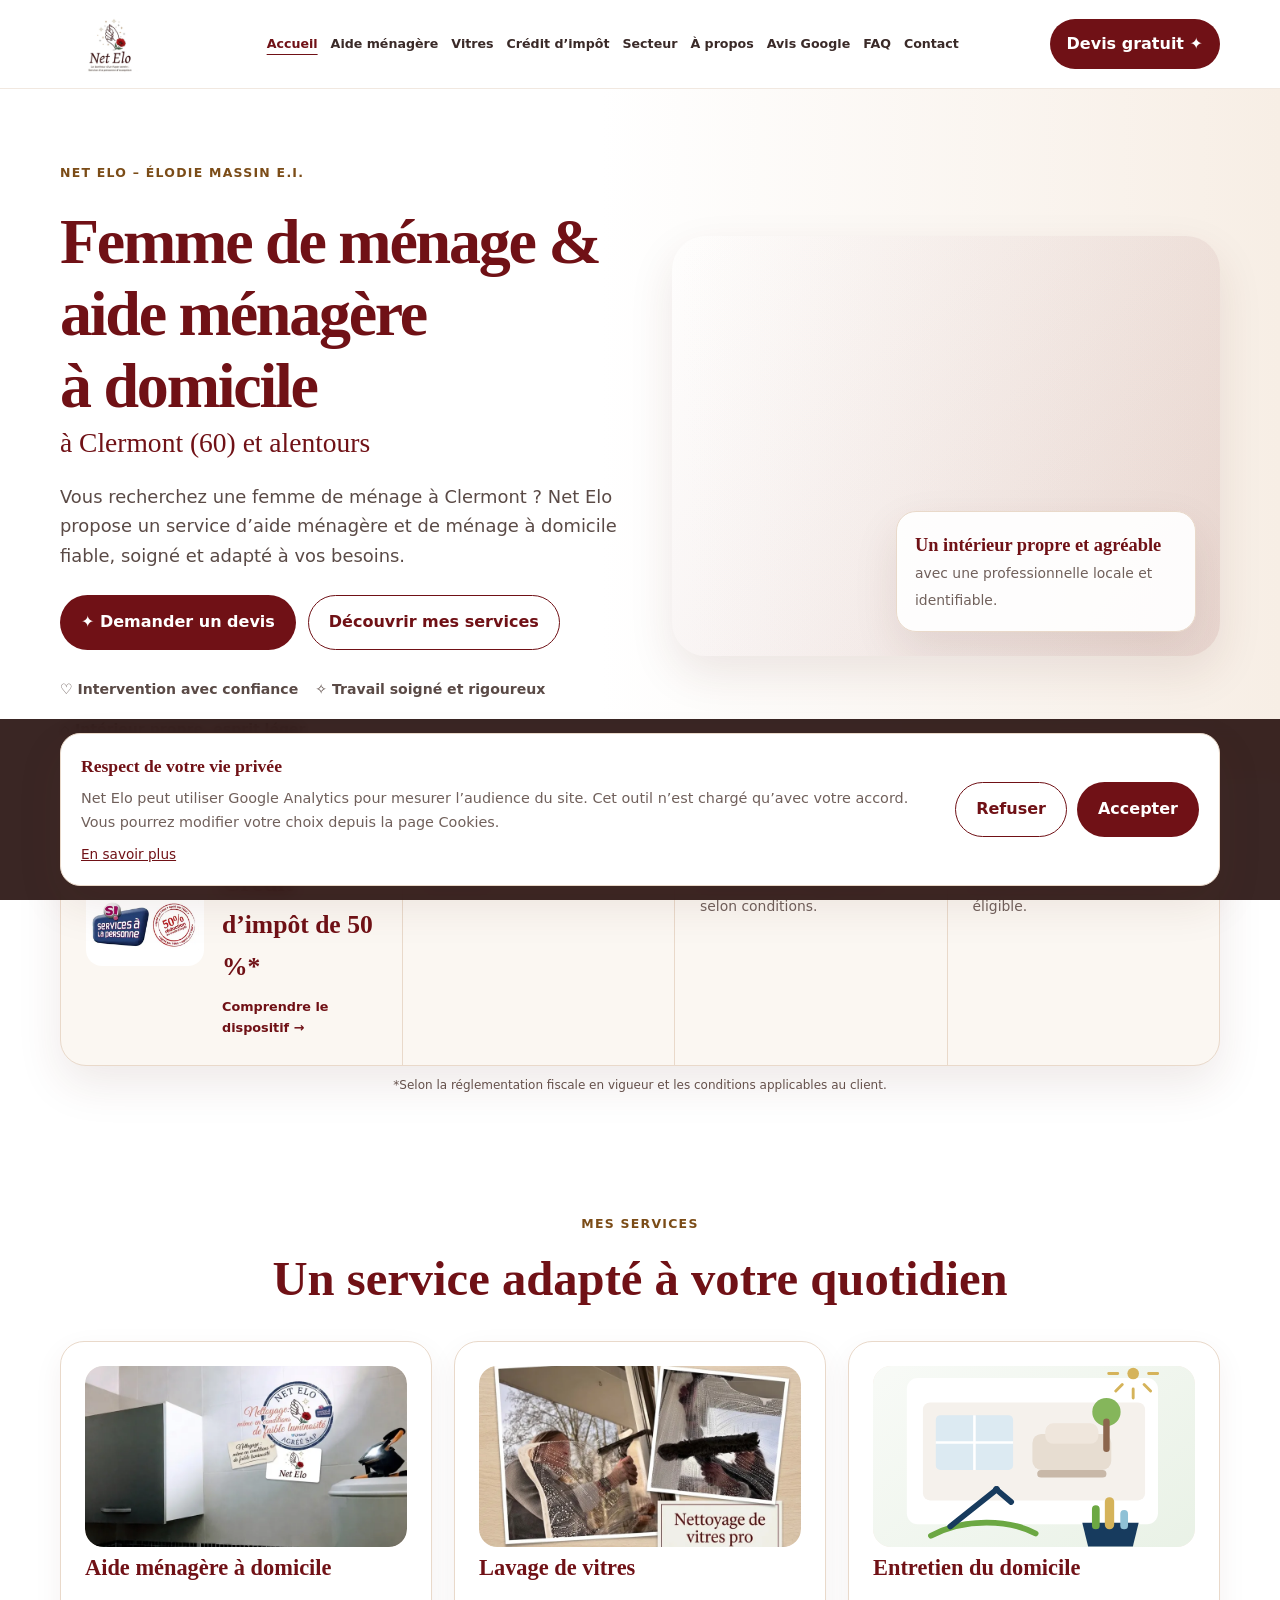
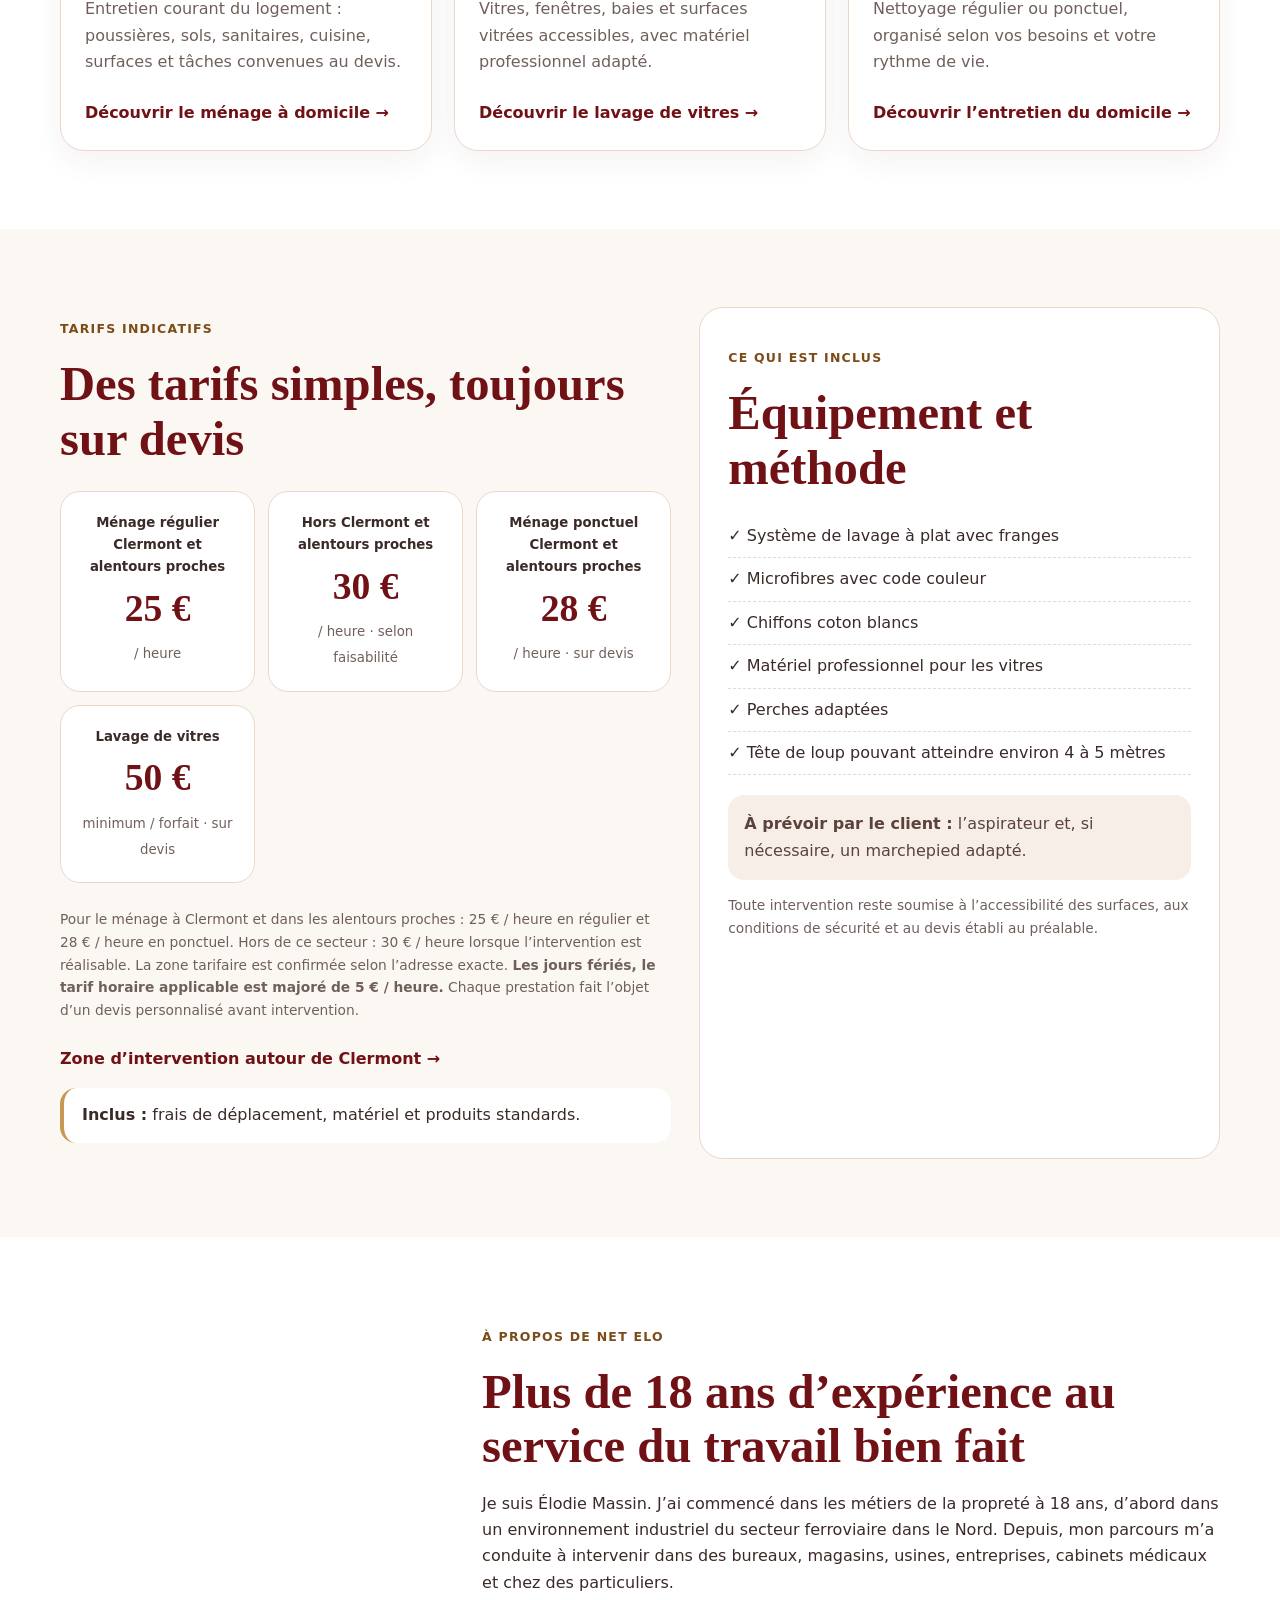
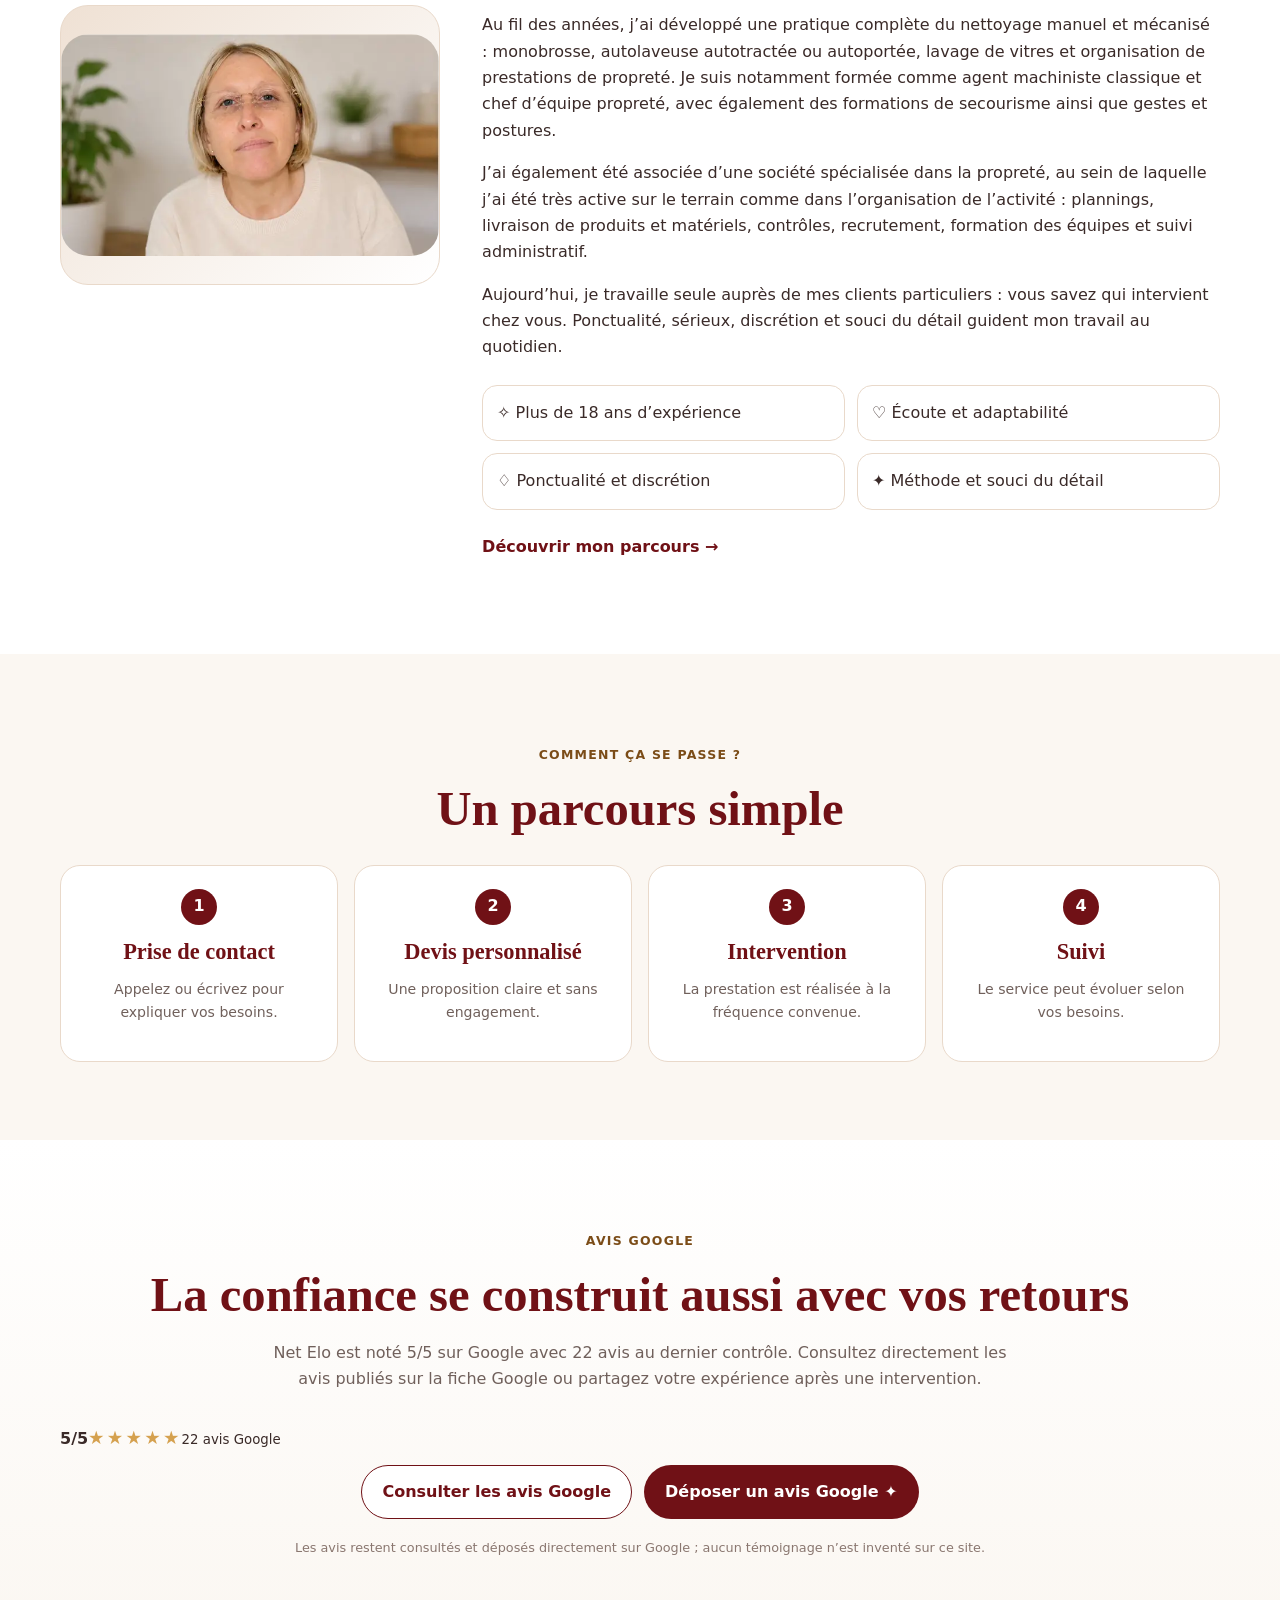
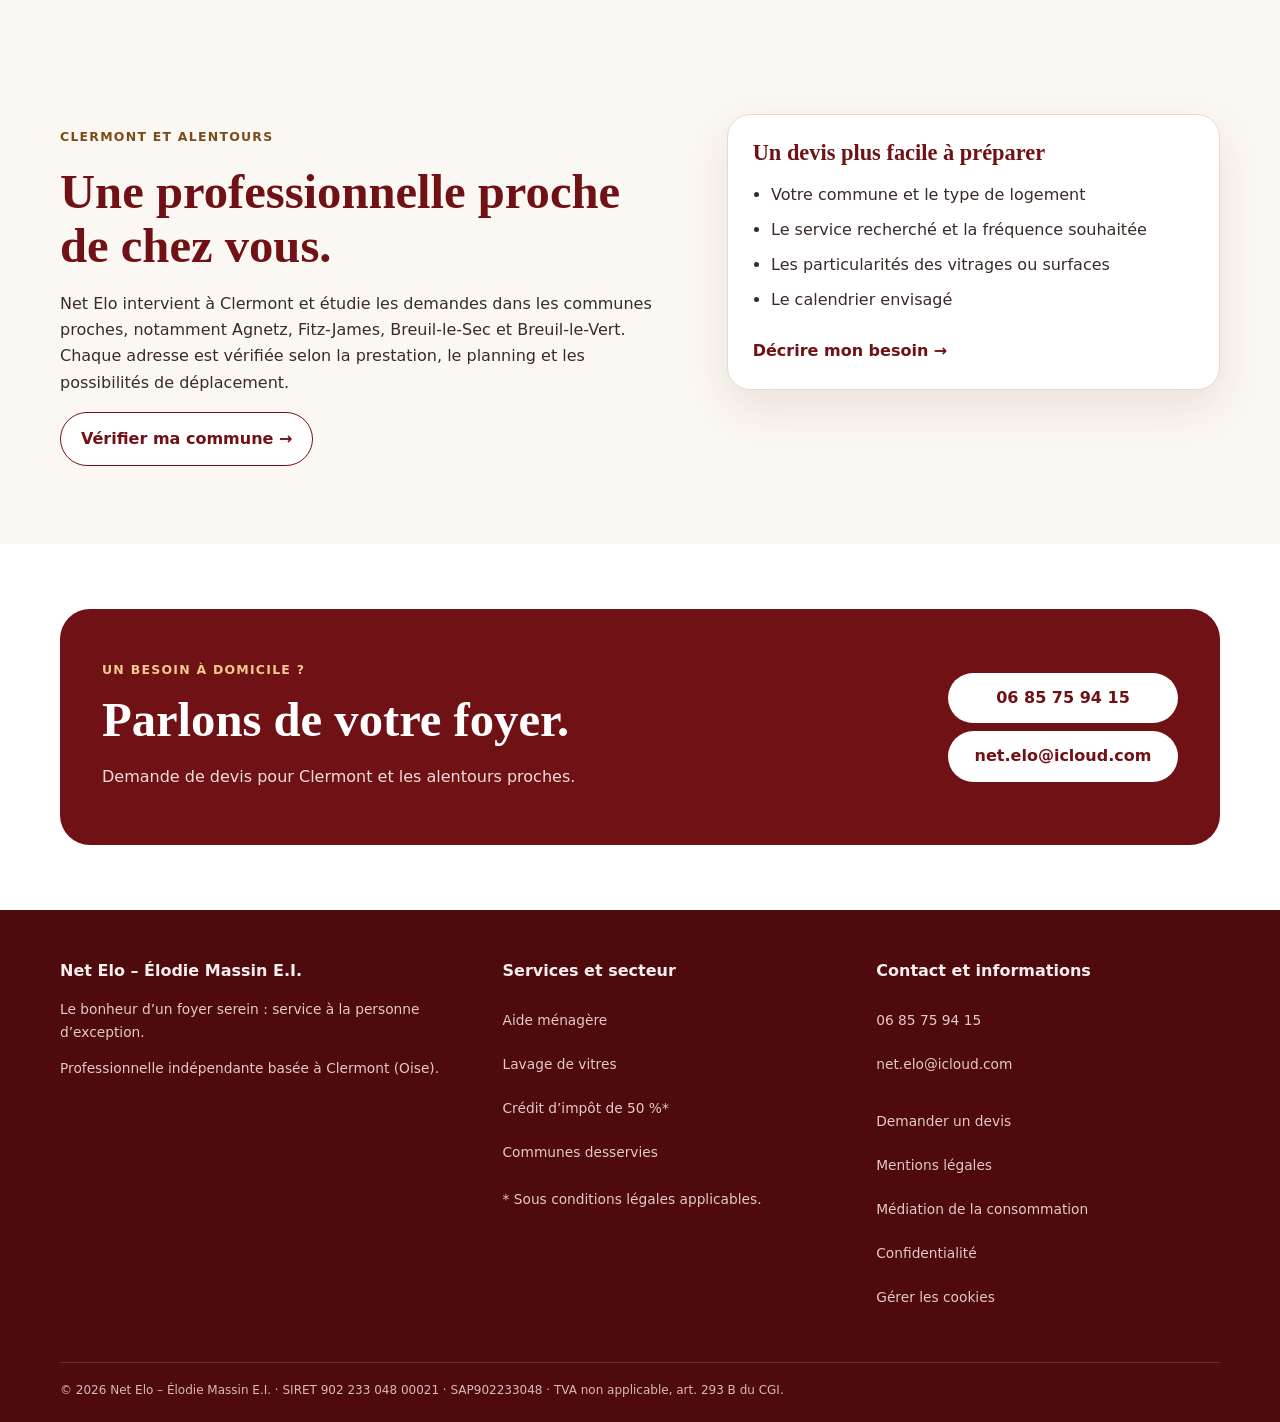
<file: index.html>
<!doctype html>
<html lang="fr">
<head>
<meta charset="utf-8">
<meta name="viewport" content="width=device-width,initial-scale=1,viewport-fit=cover">
<title>Femme de ménage & aide ménagère à Clermont (60) | Net Elo</title>
<meta name="description" content="Femme de ménage à Clermont et alentours : entretien du domicile par Élodie Massin, lavage de vitres et services à la personne. Devis personnalisé.">
<meta name="robots" content="index,follow,max-image-preview:large">
<link rel="canonical" href="https://net-elo.fr/">
<meta name="theme-color" content="#701116">
<meta name="application-name" content="Net Elo">
<meta property="og:type" content="website">
<meta property="og:locale" content="fr_FR">
<meta property="og:site_name" content="Net Elo">
<meta property="og:title" content="Femme de ménage & aide ménagère à Clermont (60) | Net Elo">
<meta property="og:description" content="Aide ménagère à domicile, entretien du logement et lavage de vitres à Clermont (60) et alentours. Service à la personne, crédit d'impôt de 50 % sous conditions.">
<meta property="og:url" content="https://net-elo.fr/">
<meta property="og:image" content="https://net-elo.fr/net-elo-partage.png?v=20261101">
<meta property="og:image:alt" content="Logo Net Elo">
<meta name="twitter:card" content="summary_large_image">
<meta name="twitter:title" content="Femme de ménage & aide ménagère à Clermont (60) | Net Elo">
<meta name="twitter:description" content="Entretien du domicile et lavage de vitres à Clermont et alentours.">
<meta name="twitter:image" content="https://net-elo.fr/net-elo-partage.png?v=20261101">
<link rel="icon" href="/logo-net-elo.svg?v=20261101" type="image/svg+xml" sizes="any">
<link rel="apple-touch-icon" sizes="180x180" href="/apple-touch-icon.png?v=20261101">
<link rel="manifest" href="site.webmanifest">
<link rel="preload" as="image" media="(max-width:620px)" href="hero-interieur-mobile.webp" fetchpriority="high"><link rel="preload" as="image" media="(min-width:621px)" href="hero-interieur.webp" fetchpriority="high"><link rel="stylesheet" href="styles.css?v=20261111-mobile">
<script type="application/ld+json">
{
  "@context": "https://schema.org",
  "@type": "LocalBusiness",
  "name": "Net Elo",
  "legalName": "Élodie Massin E.I.",
  "url": "https://net-elo.fr/",
  "logo": "https://net-elo.fr/logo-net-elo.svg",
  "image": "https://net-elo.fr/logo-net-elo.svg",
  "telephone": "+33685759415",
  "email": "net.elo@icloud.com",
  "priceRange": "25 € / h à Clermont et alentours proches ; 30 € / h hors secteur proche selon faisabilité ; majoration de 5 € / h les jours fériés ; vitres minimum 50 € sur devis",
  "description": "Aide ménagère à domicile, entretien du logement et lavage de vitres à Clermont (Oise) et alentours.",
  "address": {
    "@type": "PostalAddress",
    "addressLocality": "Clermont",
    "postalCode": "60600",
    "addressRegion": "Hauts-de-France",
    "addressCountry": "FR"
  },
  "areaServed": [
    {
      "@type": "City",
      "name": "Clermont"
    },
    {
      "@type": "City",
      "name": "Fitz-James"
    },
    {
      "@type": "City",
      "name": "Agnetz"
    },
    {
      "@type": "City",
      "name": "Breuil-le-Sec"
    },
    {
      "@type": "City",
      "name": "Breuil-le-Vert"
    },
    {
      "@type": "City",
      "name": "Neuilly-sous-Clermont"
    },
    {
      "@type": "City",
      "name": "Bailleval"
    },
    {
      "@type": "City",
      "name": "Nointel"
    },
    {
      "@type": "City",
      "name": "Cambronne-lès-Clermont"
    }
  ],
  "openingHoursSpecification": [
    {
      "@type": "OpeningHoursSpecification",
      "dayOfWeek": [
        "Monday",
        "Tuesday",
        "Wednesday",
        "Thursday",
        "Friday"
      ],
      "opens": "08:00",
      "closes": "18:00"
    }
  ],
  "hasOfferCatalog": {
    "@type": "OfferCatalog",
    "name": "Prestations Net Elo",
    "itemListElement": [
      {
        "@type": "Offer",
        "name": "Ménage régulier à Clermont et alentours proches, selon adresse confirmée",
        "price": "25",
        "priceCurrency": "EUR"
      },
      {
        "@type": "Offer",
        "name": "Ménage à domicile hors secteur proche",
        "price": "30",
        "priceCurrency": "EUR"
      },
      {
        "@type": "Offer",
        "name": "Lavage de vitres",
        "price": "50",
        "priceCurrency": "EUR",
        "description": "Minimum 50 € le forfait, sur devis."
      }
    ]
  },
  "@id": "https://net-elo.fr/#business",
  "sameAs": [
    "https://fairemescourses.fr/60-clermont/net-elo-menage-a-domicile/services-a-la-personne"
  ],
  "contactPoint": {
    "@type": "ContactPoint",
    "telephone": "+33685759415",
    "email": "net.elo@icloud.com",
    "contactType": "customer service",
    "availableLanguage": "fr"
  }
}
</script>
</head>
<body>
<header class="site-header"><div class="wrap nav"><a class="brand" href="./" aria-label="Net Elo, retour à l’accueil"><img class="brand-logo" src="/logo-net-elo.webp" width="720" height="720" alt="Net Elo – aide ménagère et lavage de vitres à Clermont" decoding="async"></a><button type="button" class="menu-toggle" id="menu-toggle" aria-expanded="false" aria-controls="site-navigation"><span>Menu</span><span aria-hidden="true">☰</span></button><nav id="site-navigation" class="site-navigation" aria-label="Navigation principale"><a href="./" aria-current="page">Accueil</a><a href="aide-menagere.html">Aide ménagère</a><a href="vitres.html">Vitres</a><a href="sap.html">Crédit d’impôt</a><a href="secteur-intervention.html">Secteur</a><a href="a-propos.html">À propos</a><a href="./#avis">Avis Google</a><a href="faq.html">FAQ</a><a href="contact.html">Contact</a></nav><a class="btn primary nav-quote" href="contact.html">Devis gratuit ✦</a></div></header>
<main>
<section class="hero" id="accueil"><div class="wrap hero-grid">
  <div>
    <p class="kicker">Net Elo – Élodie Massin E.I.</p>
    <h1>Femme de ménage & aide ménagère<br>à domicile <span>à Clermont (60) et alentours</span></h1>
    <p class="lead">Vous recherchez une femme de ménage à Clermont ? Net Elo propose un service d’aide ménagère et de ménage à domicile fiable, soigné et adapté à vos besoins.</p>
    <div class="actions"><a class="btn primary" href="contact.html">✦ Demander un devis</a><a class="btn outline" href="aide-menagere.html">Découvrir mes services</a></div>
    <div class="mini-trust"><span>♡ Intervention avec confiance</span><span>✧ Travail soigné et rigoureux</span><span>⌂ Intérieur propre, esprit léger</span></div>
  </div>
  <div class="hero-room"><picture class="hero-media"><source media="(max-width:620px)" srcset="hero-interieur-mobile.webp"><img src="hero-interieur.webp" alt="Intérieur propre et lumineux illustrant les prestations de Net Élo" width="1000" height="780" decoding="async" fetchpriority="high" loading="eager"></picture><div class="room-copy"><b>Un intérieur propre et agréable</b><span>avec une professionnelle locale et identifiable.</span></div></div>
</div></section>

<section class="sap"><div class="wrap sap-box">
  <div class="sap-title sap-title-official"><img class="sap-official-logo" src="/logo-sap-credit.webp?v=20261005" alt="Logo officiel Services à la personne" loading="lazy" decoding="async" width="380" height="180"><div><b>Services à la personne</b><strong>Crédit d’impôt de 50 %*</strong><a class="sap-more" href="sap.html">Comprendre le dispositif →</a></div></div>
  <div class="sap-item"><b>Prestataire déclaré SAP</b><span>Prestations éligibles réalisées à domicile.</span></div>
  <div class="sap-item"><b>Avantage fiscal</b><span>50 % des dépenses effectivement supportées, selon conditions.</span></div>
  <div class="sap-item"><b>Avance immédiate</b><span>Possible lorsque le dispositif est proposé et que le client est éligible.</span></div>
</div><p class="legal-note">*Selon la réglementation fiscale en vigueur et les conditions applicables au client.</p></section>

<section class="section" id="services"><div class="wrap"><p class="kicker center">Mes services</p><h2 class="center">Un service adapté à votre quotidien</h2>
<div class="cards">
<article class="card"><div class="visual service-image"><img src="/illustration-aide-menagere.webp" alt="Entretien des sanitaires et du logement par Net Elo" loading="lazy" decoding="async" width="800" height="600"></div><h3>Aide ménagère à domicile</h3><p>Entretien courant du logement : poussières, sols, sanitaires, cuisine, surfaces et tâches convenues au devis.</p><a class="text-link" href="aide-menagere.html">Découvrir le ménage à domicile →</a></article>
<article class="card"><div class="visual service-image"><img src="/illustration-lavage-vitres.webp" alt="Lavage de vitres avec un mouilleur et du matériel professionnel Net Elo" loading="lazy" decoding="async" width="800" height="600"></div><h3>Lavage de vitres</h3><p>Vitres, fenêtres, baies et surfaces vitrées accessibles, avec matériel professionnel adapté.</p><a class="text-link" href="vitres.html">Découvrir le lavage de vitres →</a></article>
<article class="card"><div class="visual service-image"><img src="/illustration-entretien-domicile.svg?v=20261101" alt="Illustration d’un intérieur avec du matériel d’entretien" loading="lazy" decoding="async" width="1000" height="760"></div><h3>Entretien du domicile</h3><p>Nettoyage régulier ou ponctuel, organisé selon vos besoins et votre rythme de vie.</p><a class="text-link" href="aide-menagere.html">Découvrir l’entretien du domicile →</a></article>
</div></div></section>

<section class="section soft" id="tarifs"><div class="wrap rates-grid">
<div><p class="kicker">Tarifs indicatifs</p><h2>Des tarifs simples, toujours sur devis</h2><div class="rate-cards">
<div class="rate"><span>Ménage régulier<br>Clermont et alentours proches</span><strong>25 €</strong><small>/ heure</small></div>
<div class="rate"><span>Hors Clermont et alentours proches</span><strong>30 €</strong><small>/ heure · selon faisabilité</small></div>
<div class="rate"><span>Ménage ponctuel<br>Clermont et alentours proches</span><strong>28 €</strong><small>/ heure · sur devis</small></div>
<div class="rate"><span>Lavage de vitres</span><strong>50 €</strong><small>minimum / forfait · sur devis</small></div>
</div><p class="note">Pour le ménage à Clermont et dans les alentours proches : 25 € / heure en régulier et 28 € / heure en ponctuel. Hors de ce secteur : 30 € / heure lorsque l’intervention est réalisable. La zone tarifaire est confirmée selon l’adresse exacte. <strong>Les jours fériés, le tarif horaire applicable est majoré de 5 € / heure.</strong> Chaque prestation fait l’objet d’un devis personnalisé avant intervention.</p><p><a class="text-link" href="secteur-intervention.html">Zone d’intervention autour de Clermont →</a></p><p class="included"><b>Inclus :</b> frais de déplacement, matériel et produits standards.</p></div>
<div class="included-panel"><p class="kicker">Ce qui est inclus</p><h2>Équipement et méthode</h2><ul>
<li>✓ Système de lavage à plat avec franges</li><li>✓ Microfibres avec code couleur</li><li>✓ Chiffons coton blancs</li><li>✓ Matériel professionnel pour les vitres</li><li>✓ Perches adaptées</li><li>✓ Tête de loup pouvant atteindre environ 4 à 5 mètres</li>
</ul><div class="client-box"><b>À prévoir par le client :</b> l’aspirateur et, si nécessaire, un marchepied adapté.</div><p class="note">Toute intervention reste soumise à l’accessibilité des surfaces, aux conditions de sécurité et au devis établi au préalable.</p></div>
</div></section>

<section class="section" id="apropos"><div class="wrap about-grid">
<div class="portrait"><img class="portrait-img" src="/elodie-massin.webp?v=20261005" alt="Élodie Massin, fondatrice de Net Elo" loading="lazy" decoding="async" width="650" height="382"></div>
<div>
<p class="kicker">À propos de Net Elo</p>
<h2>Plus de 18 ans d’expérience au service du travail bien fait</h2>
<p>Je suis Élodie Massin. J’ai commencé dans les métiers de la propreté à 18 ans, d’abord dans un environnement industriel du secteur ferroviaire dans le Nord. Depuis, mon parcours m’a conduite à intervenir dans des bureaux, magasins, usines, entreprises, cabinets médicaux et chez des particuliers.</p>
<p>Au fil des années, j’ai développé une pratique complète du nettoyage manuel et mécanisé : monobrosse, autolaveuse autotractée ou autoportée, lavage de vitres et organisation de prestations de propreté. Je suis notamment formée comme agent machiniste classique et chef d’équipe propreté, avec également des formations de secourisme ainsi que gestes et postures.</p>
<p>J’ai également été associée d’une société spécialisée dans la propreté, au sein de laquelle j’ai été très active sur le terrain comme dans l’organisation de l’activité : plannings, livraison de produits et matériels, contrôles, recrutement, formation des équipes et suivi administratif.</p>
<p>Aujourd’hui, je travaille seule auprès de mes clients particuliers : vous savez qui intervient chez vous. Ponctualité, sérieux, discrétion et souci du détail guident mon travail au quotidien.</p>
<div class="qualities"><span>✧ Plus de 18 ans d’expérience</span><span>♡ Écoute et adaptabilité</span><span>♢ Ponctualité et discrétion</span><span>✦ Méthode et souci du détail</span></div>
<p><a class="text-link" href="a-propos.html">Découvrir mon parcours →</a></p>
</div></div></section>

<section class="section soft" id="fonctionnement"><div class="wrap"><p class="kicker center">Comment ça se passe ?</p><h2 class="center">Un parcours simple</h2><div class="steps"><div><b>1</b><h3>Prise de contact</h3><p>Appelez ou écrivez pour expliquer vos besoins.</p></div><div><b>2</b><h3>Devis personnalisé</h3><p>Une proposition claire et sans engagement.</p></div><div><b>3</b><h3>Intervention</h3><p>La prestation est réalisée à la fréquence convenue.</p></div><div><b>4</b><h3>Suivi</h3><p>Le service peut évoluer selon vos besoins.</p></div></div></div></section>

<section class="section reviews-section" id="avis"><div class="wrap">
<p class="kicker center">Avis Google</p>
<h2 class="center">La confiance se construit aussi avec vos retours</h2>
<p class="reviews-lead">Net Elo est noté 5/5 sur Google avec 22 avis au dernier contrôle. Consultez directement les avis publiés sur la fiche Google ou partagez votre expérience après une intervention.</p>
<div class="google-review-panel">
  <div class="google-rating"><strong>5/5</strong><span class="stars" aria-hidden="true">★★★★★</span><small>22 avis Google</small></div>
  <div class="reviews-actions">
    <a class="btn outline" href="https://share.google/2kC7WVf9bg5kU57J9" target="_blank" rel="noopener noreferrer">Consulter les avis Google</a>
    <a class="btn primary" href="https://share.google/2kC7WVf9bg5kU57J9" target="_blank" rel="noopener noreferrer">Déposer un avis Google ✦</a>
  </div>
</div>
<p class="review-note">Les avis restent consultés et déposés directement sur Google ; aucun témoignage n’est inventé sur ce site.</p>
</div></section>

<section class="section home-zone"><div class="wrap home-zone-grid"><div><p class="kicker">Clermont et alentours</p><h2>Une professionnelle proche de chez vous.</h2><p>Net Elo intervient à Clermont et étudie les demandes dans les communes proches, notamment Agnetz, Fitz-James, Breuil-le-Sec et Breuil-le-Vert. Chaque adresse est vérifiée selon la prestation, le planning et les possibilités de déplacement.</p><a class="btn outline" href="secteur-intervention.html">Vérifier ma commune →</a></div><div class="zone-benefits"><h3>Un devis plus facile à préparer</h3><ul class="plain-list"><li>Votre commune et le type de logement</li><li>Le service recherché et la fréquence souhaitée</li><li>Les particularités des vitrages ou surfaces</li><li>Le calendrier envisagé</li></ul><a class="text-link" href="contact.html#formulaire-devis">Décrire mon besoin →</a></div></div></section><section class="cta" id="contact"><div class="wrap cta-box"><div><p class="kicker light">Un besoin à domicile ?</p><h2>Parlons de votre foyer.</h2><p>Demande de devis pour Clermont et les alentours proches.</p></div><div class="contact"><a href="tel:+33685759415">06 85 75 94 15</a><a href="mailto:net.elo@icloud.com">net.elo@icloud.com</a></div></div></section>
</main>
<footer><div class="wrap footer-grid"><div><b>Net Elo – Élodie Massin E.I.</b><p>Le bonheur d’un foyer serein : service à la personne d’exception.</p><p>Professionnelle indépendante basée à Clermont (Oise).</p></div><div><b>Services et secteur</b><p><a href="aide-menagere.html">Aide ménagère</a><br><a href="vitres.html">Lavage de vitres</a><br><a href="sap.html">Crédit d’impôt de 50 %*</a><br><a href="secteur-intervention.html">Communes desservies</a></p><p class="footer-small">* Sous conditions légales applicables.</p></div><div><b>Contact et informations</b><p><a href="tel:+33685759415">06 85 75 94 15</a><br><a href="mailto:net.elo@icloud.com">net.elo@icloud.com</a></p><p><a href="contact.html">Demander un devis</a><br><a href="mentions-legales.html">Mentions légales</a><br><a href="mentions-legales.html#mediation">Médiation de la consommation</a><br><a href="confidentialite.html">Confidentialité</a><br><a href="cookies.html">Gérer les cookies</a></p></div></div><div class="wrap copy">© 2026 Net Elo – Élodie Massin E.I. · SIRET 902 233 048 00021 · SAP902233048 · TVA non applicable, art. 293 B du CGI.</div></footer>

<div id="cookie-banner" class="cookie-banner" hidden role="dialog" aria-live="polite" aria-label="Choix des cookies">
  <div class="cookie-inner">
    <div>
      <strong>Respect de votre vie privée</strong>
      <p>Net Elo peut utiliser Google Analytics pour mesurer l’audience du site. Cet outil n’est chargé qu’avec votre accord. Vous pourrez modifier votre choix depuis la page Cookies.</p>
      <a href="cookies.html">En savoir plus</a>
    </div>
    <div class="cookie-actions">
      <button type="button" id="cookie-refuse" class="btn outline">Refuser</button>
      <button type="button" id="cookie-accept" class="btn primary">Accepter</button>
    </div>
  </div>
</div>

<script src="site-config.js" defer></script>
<script src="site.js?v=20261108-refresh" defer></script>

<nav class="mobile-contact" aria-label="Contacter Net Elo">
  <p class="mobile-contact-label">Un besoin à domicile ? Parlons-en.</p>
  <div class="mobile-contact-actions">
    <a class="mobile-contact-call" href="tel:+33685759415" aria-label="Appeler Net Elo au 06 85 75 94 15">
      <svg viewBox="0 0 24 24" aria-hidden="true" focusable="false"><path d="M22 16.9v3a2 2 0 0 1-2.2 2 19.8 19.8 0 0 1-8.6-3.1 19.5 19.5 0 0 1-6-6A19.8 19.8 0 0 1 2.1 4.2 2 2 0 0 1 4.1 2h3a2 2 0 0 1 2 1.7c.1 1 .4 2 .7 2.9a2 2 0 0 1-.5 2.1L8 10a16 16 0 0 0 6 6l1.3-1.3a2 2 0 0 1 2.1-.5c.9.3 1.9.6 2.9.7a2 2 0 0 1 1.7 2z"/></svg>
      <span>Appeler</span>
    </a>
    <a class="mobile-contact-email" href="mailto:net.elo@icloud.com?subject=Demande%20de%20devis%20Net%20Elo" aria-label="Demander un devis à Net Elo par mail">
      <svg viewBox="0 0 24 24" aria-hidden="true" focusable="false"><rect x="2" y="4" width="20" height="16" rx="2"/><path d="m2 6 10 7L22 6"/></svg>
      <span>Demander un devis</span>
    </a>
  </div>
</nav>
</body></html>
</file>
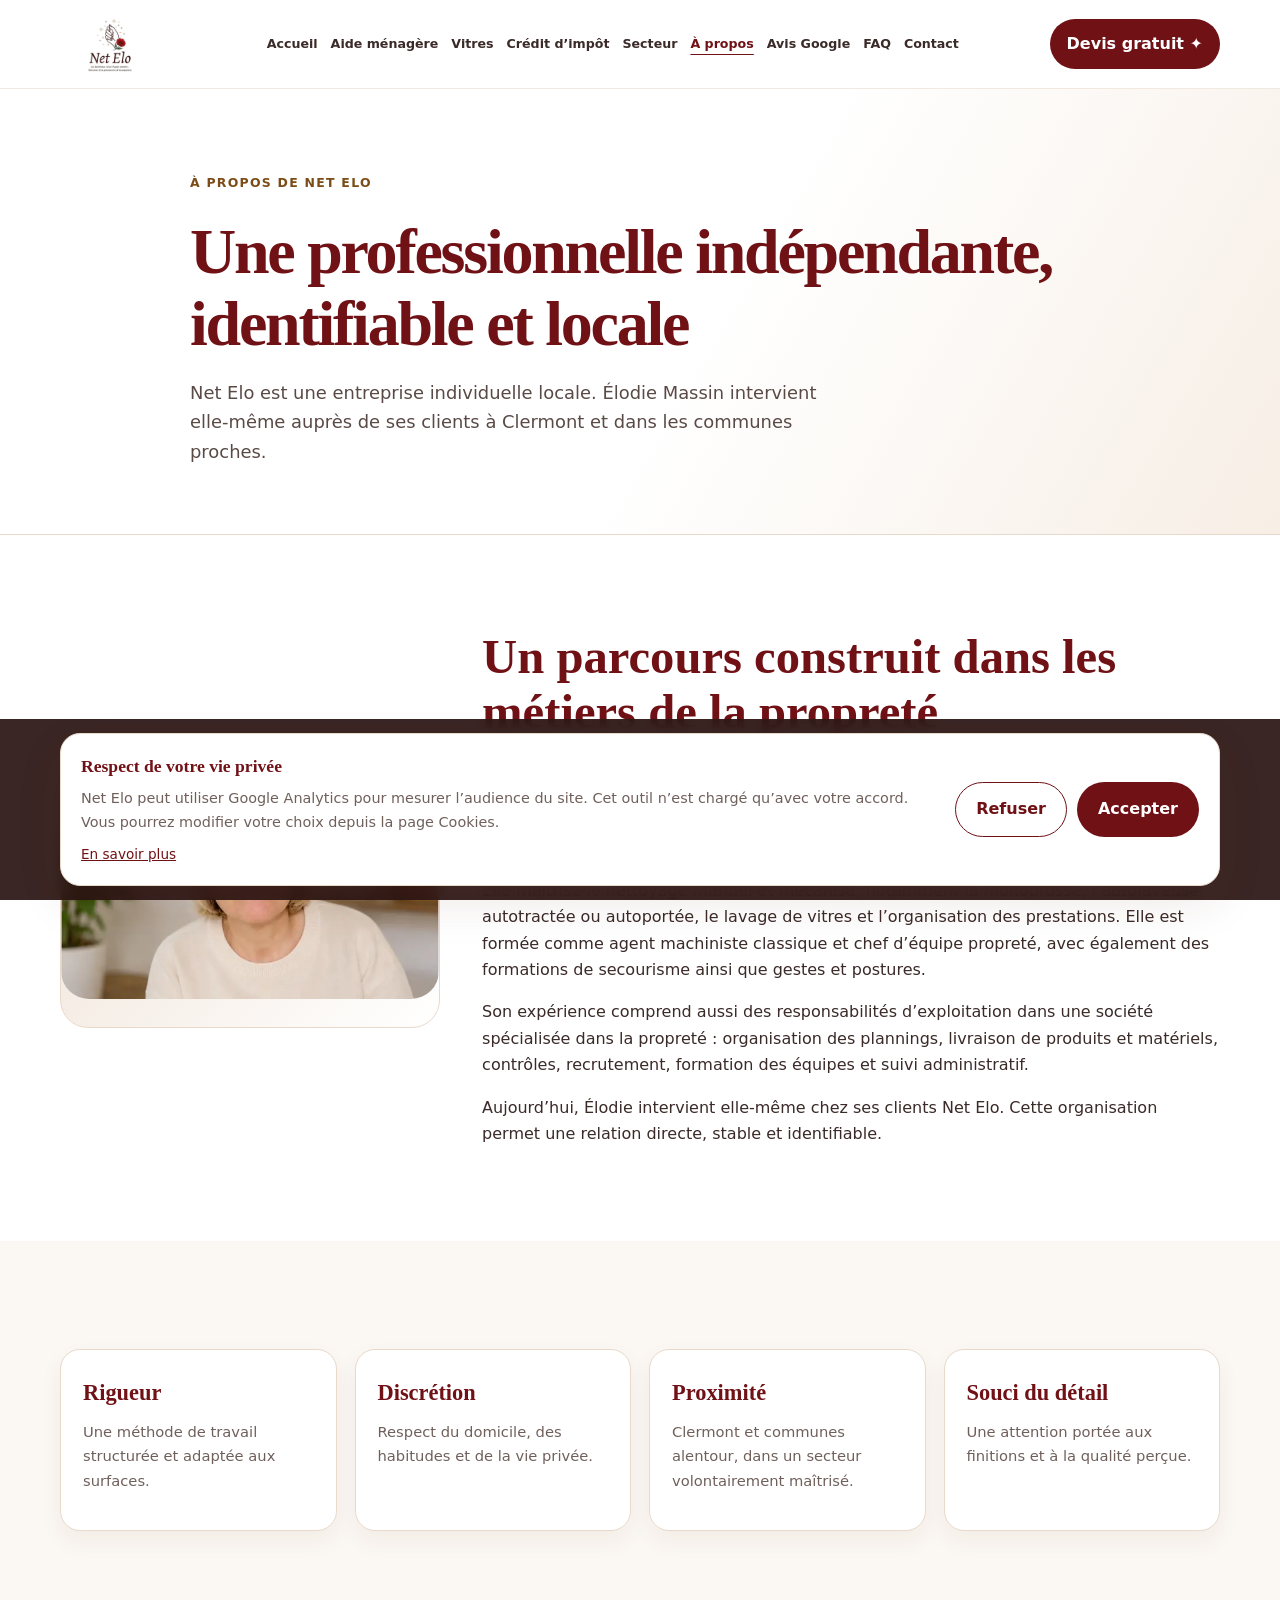
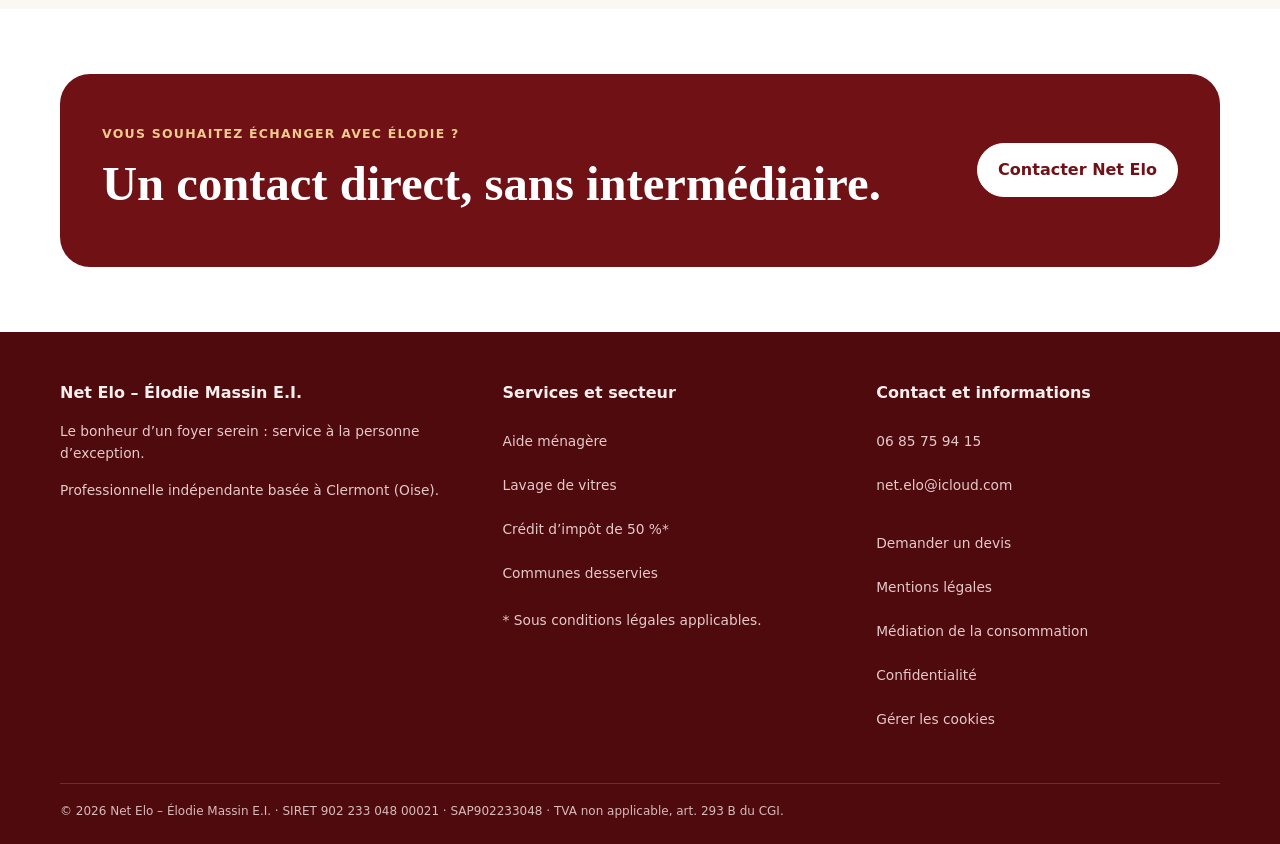
<file: a-propos.html>
<!doctype html>
<html lang="fr">
<head>
<meta charset="utf-8">
<meta name="viewport" content="width=device-width,initial-scale=1,viewport-fit=cover">
<title>À propos de Net Elo | Élodie Massin à Clermont (60)</title>
<meta name="description" content="Découvrez Net Elo et Élodie Massin, professionnelle indépendante de l’aide ménagère à domicile à Clermont et alentours.">
<meta name="robots" content="index,follow,max-image-preview:large">
<link rel="canonical" href="https://net-elo.fr/a-propos.html">
<meta name="theme-color" content="#701116">
<meta property="og:type" content="website">
<meta property="og:locale" content="fr_FR">
<meta property="og:site_name" content="Net Elo">
<meta property="og:title" content="À propos de Net Elo | Élodie Massin à Clermont (60)">
<meta property="og:description" content="Découvrez Net Elo et Élodie Massin, professionnelle indépendante de l’aide ménagère à domicile à Clermont et alentours.">
<meta property="og:url" content="https://net-elo.fr/a-propos.html">
<meta property="og:image" content="https://net-elo.fr/net-elo-partage.png?v=20261101">
<meta name="twitter:card" content="summary_large_image">
<meta name="twitter:title" content="À propos de Net Elo | Élodie Massin à Clermont (60)">
<meta name="twitter:description" content="Découvrez Net Elo et Élodie Massin, professionnelle indépendante de l’aide ménagère à domicile à Clermont et alentours.">
<meta name="twitter:image" content="https://net-elo.fr/net-elo-partage.png?v=20261101">
<link rel="icon" href="/logo-net-elo.svg?v=20261101" type="image/svg+xml" sizes="any">
<link rel="apple-touch-icon" sizes="180x180" href="/apple-touch-icon.png?v=20261101">
<link rel="manifest" href="site.webmanifest">
<link rel="stylesheet" href="styles.css?v=20261108-refresh">

</head>
<body>
<header class="site-header"><div class="wrap nav"><a class="brand" href="./" aria-label="Net Elo, retour à l’accueil"><img class="brand-logo" src="/logo-net-elo.webp" width="720" height="720" alt="Net Elo – aide ménagère et lavage de vitres à Clermont" decoding="async"></a><button type="button" class="menu-toggle" id="menu-toggle" aria-expanded="false" aria-controls="site-navigation"><span>Menu</span><span aria-hidden="true">☰</span></button><nav id="site-navigation" class="site-navigation" aria-label="Navigation principale"><a href="./">Accueil</a><a href="aide-menagere.html">Aide ménagère</a><a href="vitres.html">Vitres</a><a href="sap.html">Crédit d’impôt</a><a href="secteur-intervention.html">Secteur</a><a href="a-propos.html" aria-current="page">À propos</a><a href="./#avis">Avis Google</a><a href="faq.html">FAQ</a><a href="contact.html#formulaire-devis">Contact</a></nav><a class="btn primary nav-quote" href="contact.html#formulaire-devis">Devis gratuit ✦</a></div></header>
<main>
<section class="page-hero"><div class="wrap page-hero-inner">
  <p class="kicker">À propos de Net Elo</p>
  <h1>Une professionnelle indépendante, identifiable et locale</h1>
  <div class="page-intro"><p class="lead">Net Elo est une entreprise individuelle locale. Élodie Massin intervient elle-même auprès de ses clients à Clermont et dans les communes proches.</p></div>
</div></section>
<section class="section"><div class="wrap about-grid">
<div class="portrait"><img class="portrait-img" src="/elodie-massin.webp?v=20261005" alt="Élodie Massin, fondatrice de Net Elo" loading="eager" fetchpriority="high" decoding="async" width="650" height="382"></div>
<div>
<h2>Un parcours construit dans les métiers de la propreté</h2>
<p>Élodie Massin a commencé dans les métiers de la propreté à 18 ans, d’abord dans un environnement industriel du secteur ferroviaire dans le Nord. Son parcours l’a ensuite conduite à intervenir dans des bureaux, magasins, usines, entreprises, cabinets médicaux et chez des particuliers.</p>
<p>Elle maîtrise le nettoyage manuel et mécanisé, notamment la monobrosse, l’autolaveuse autotractée ou autoportée, le lavage de vitres et l’organisation des prestations. Elle est formée comme agent machiniste classique et chef d’équipe propreté, avec également des formations de secourisme ainsi que gestes et postures.</p>
<p>Son expérience comprend aussi des responsabilités d’exploitation dans une société spécialisée dans la propreté : organisation des plannings, livraison de produits et matériels, contrôles, recrutement, formation des équipes et suivi administratif.</p>
<p>Aujourd’hui, Élodie intervient elle-même chez ses clients Net Elo. Cette organisation permet une relation directe, stable et identifiable.</p>
</div></div></section>
<section class="section soft"><div class="wrap"><div class="feature-grid">
 <div class="feature"><h3>Rigueur</h3><p>Une méthode de travail structurée et adaptée aux surfaces.</p></div>
 <div class="feature"><h3>Discrétion</h3><p>Respect du domicile, des habitudes et de la vie privée.</p></div>
 <div class="feature"><h3>Proximité</h3><p>Clermont et communes alentour, dans un secteur volontairement maîtrisé.</p></div>
 <div class="feature"><h3>Souci du détail</h3><p>Une attention portée aux finitions et à la qualité perçue.</p></div>
 </div></div></section>
 <section class="cta"><div class="wrap cta-box"><div><p class="kicker light">Vous souhaitez échanger avec Élodie ?</p><h2>Un contact direct, sans intermédiaire.</h2></div><a class="btn outline light-btn" href="contact.html#formulaire-devis">Contacter Net Elo</a></div></section>
</main>
<footer><div class="wrap footer-grid"><div><b>Net Elo – Élodie Massin E.I.</b><p>Le bonheur d’un foyer serein : service à la personne d’exception.</p><p>Professionnelle indépendante basée à Clermont (Oise).</p></div><div><b>Services et secteur</b><p><a href="aide-menagere.html">Aide ménagère</a><br><a href="vitres.html">Lavage de vitres</a><br><a href="sap.html">Crédit d’impôt de 50 %*</a><br><a href="secteur-intervention.html">Communes desservies</a></p><p class="footer-small">* Sous conditions légales applicables.</p></div><div><b>Contact et informations</b><p><a href="tel:+33685759415">06 85 75 94 15</a><br><a href="mailto:net.elo@icloud.com">net.elo@icloud.com</a></p><p><a href="contact.html#formulaire-devis">Demander un devis</a><br><a href="mentions-legales.html">Mentions légales</a><br><a href="mentions-legales.html#mediation">Médiation de la consommation</a><br><a href="confidentialite.html">Confidentialité</a><br><a href="cookies.html">Gérer les cookies</a></p></div></div><div class="wrap copy">© 2026 Net Elo – Élodie Massin E.I. · SIRET 902 233 048 00021 · SAP902233048 · TVA non applicable, art. 293 B du CGI.</div></footer>

<div id="cookie-banner" class="cookie-banner" hidden role="dialog" aria-live="polite" aria-label="Choix des cookies">
  <div class="cookie-inner">
    <div>
      <strong>Respect de votre vie privée</strong>
      <p>Net Elo peut utiliser Google Analytics pour mesurer l’audience du site. Cet outil n’est chargé qu’avec votre accord. Vous pourrez modifier votre choix depuis la page Cookies.</p>
      <a href="cookies.html">En savoir plus</a>
    </div>
    <div class="cookie-actions">
      <button type="button" id="cookie-refuse" class="btn outline">Refuser</button>
      <button type="button" id="cookie-accept" class="btn primary">Accepter</button>
    </div>
  </div>
</div>
<script src="site-config.js" defer></script>
<script src="site.js?v=20261108-refresh" defer></script>

<nav class="mobile-contact" aria-label="Contacter Net Elo">
  <p class="mobile-contact-label">Un besoin à domicile ? Parlons-en.</p>
  <div class="mobile-contact-actions">
    <a class="mobile-contact-call" href="tel:+33685759415" aria-label="Appeler Net Elo au 06 85 75 94 15">
      <svg viewBox="0 0 24 24" aria-hidden="true" focusable="false"><path d="M22 16.9v3a2 2 0 0 1-2.2 2 19.8 19.8 0 0 1-8.6-3.1 19.5 19.5 0 0 1-6-6A19.8 19.8 0 0 1 2.1 4.2 2 2 0 0 1 4.1 2h3a2 2 0 0 1 2 1.7c.1 1 .4 2 .7 2.9a2 2 0 0 1-.5 2.1L8 10a16 16 0 0 0 6 6l1.3-1.3a2 2 0 0 1 2.1-.5c.9.3 1.9.6 2.9.7a2 2 0 0 1 1.7 2z"/></svg>
      <span>Appeler</span>
    </a>
    <a class="mobile-contact-email" href="mailto:net.elo@icloud.com?subject=Demande%20de%20devis%20Net%20Elo" aria-label="Demander un devis à Net Elo par mail">
      <svg viewBox="0 0 24 24" aria-hidden="true" focusable="false"><rect x="2" y="4" width="20" height="16" rx="2"/><path d="m2 6 10 7L22 6"/></svg>
      <span>Demander un devis</span>
    </a>
  </div>
</nav>
</body>
</html>
</file>
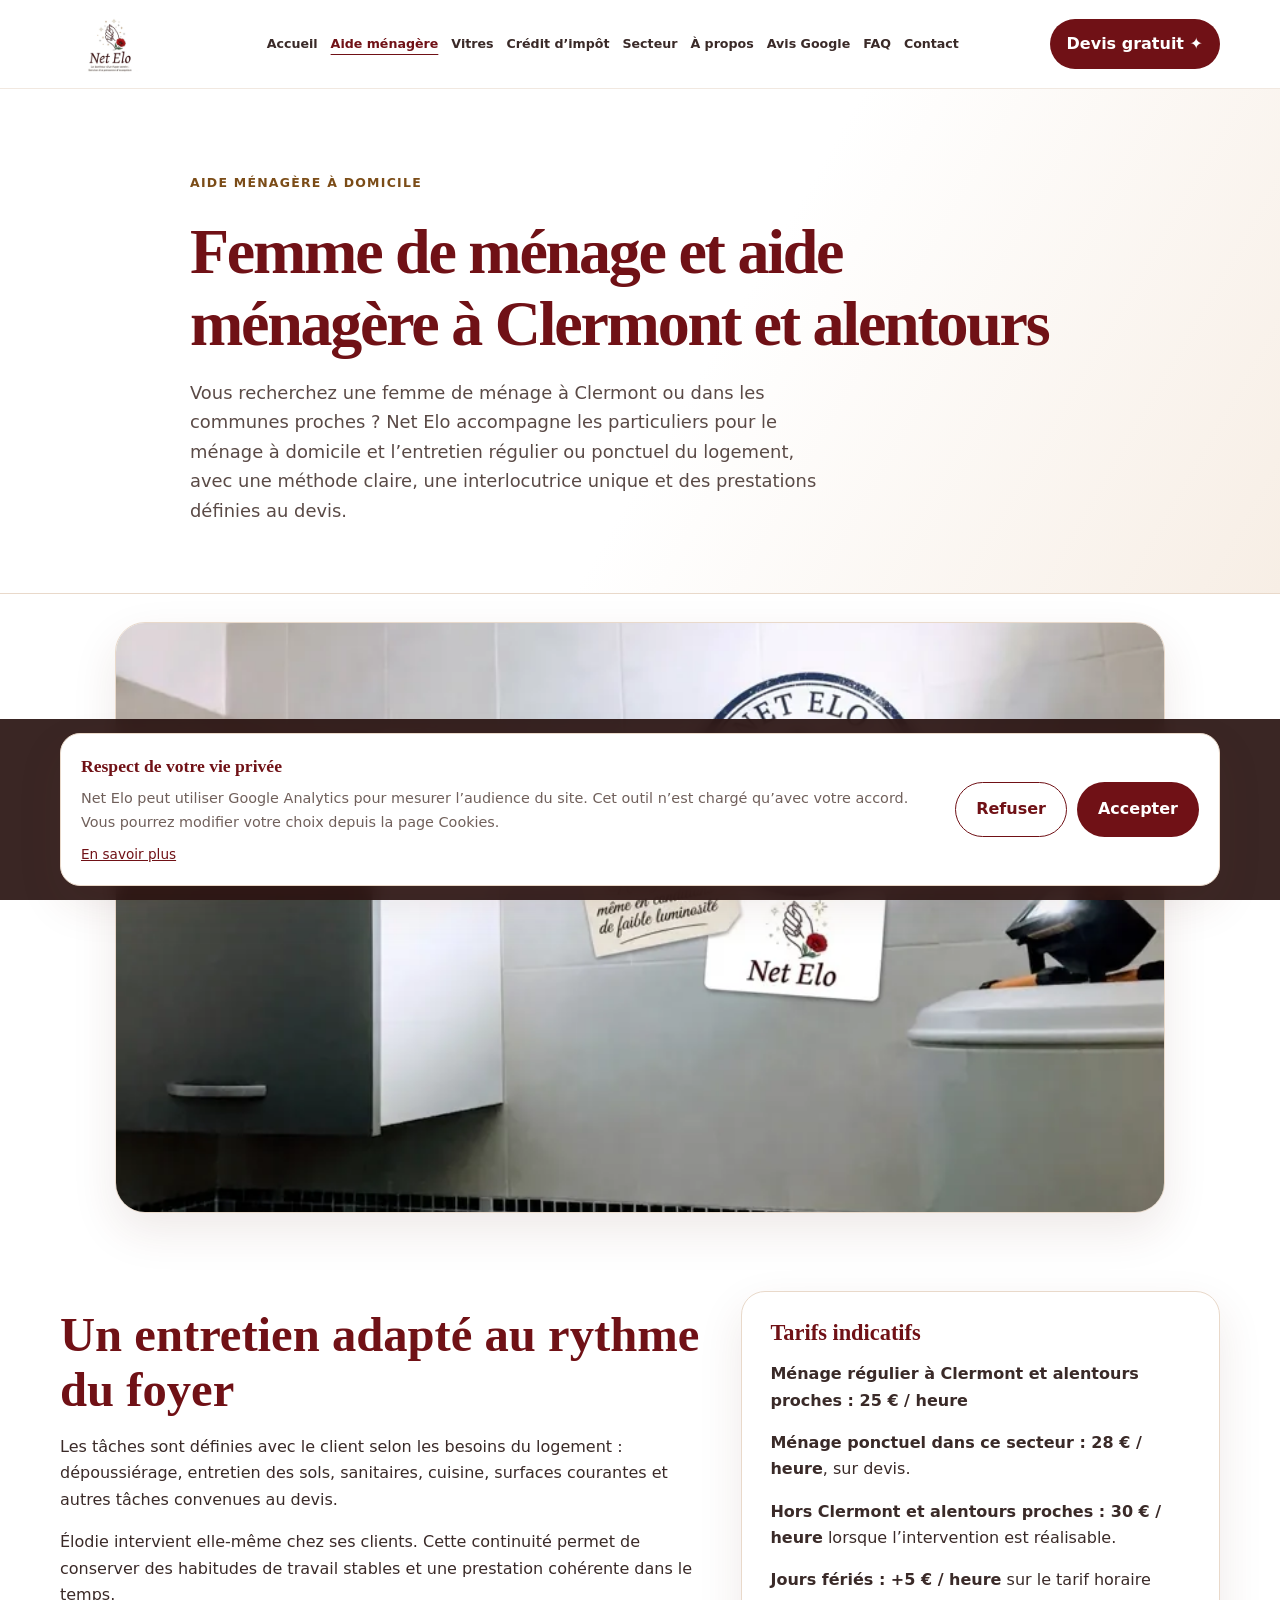
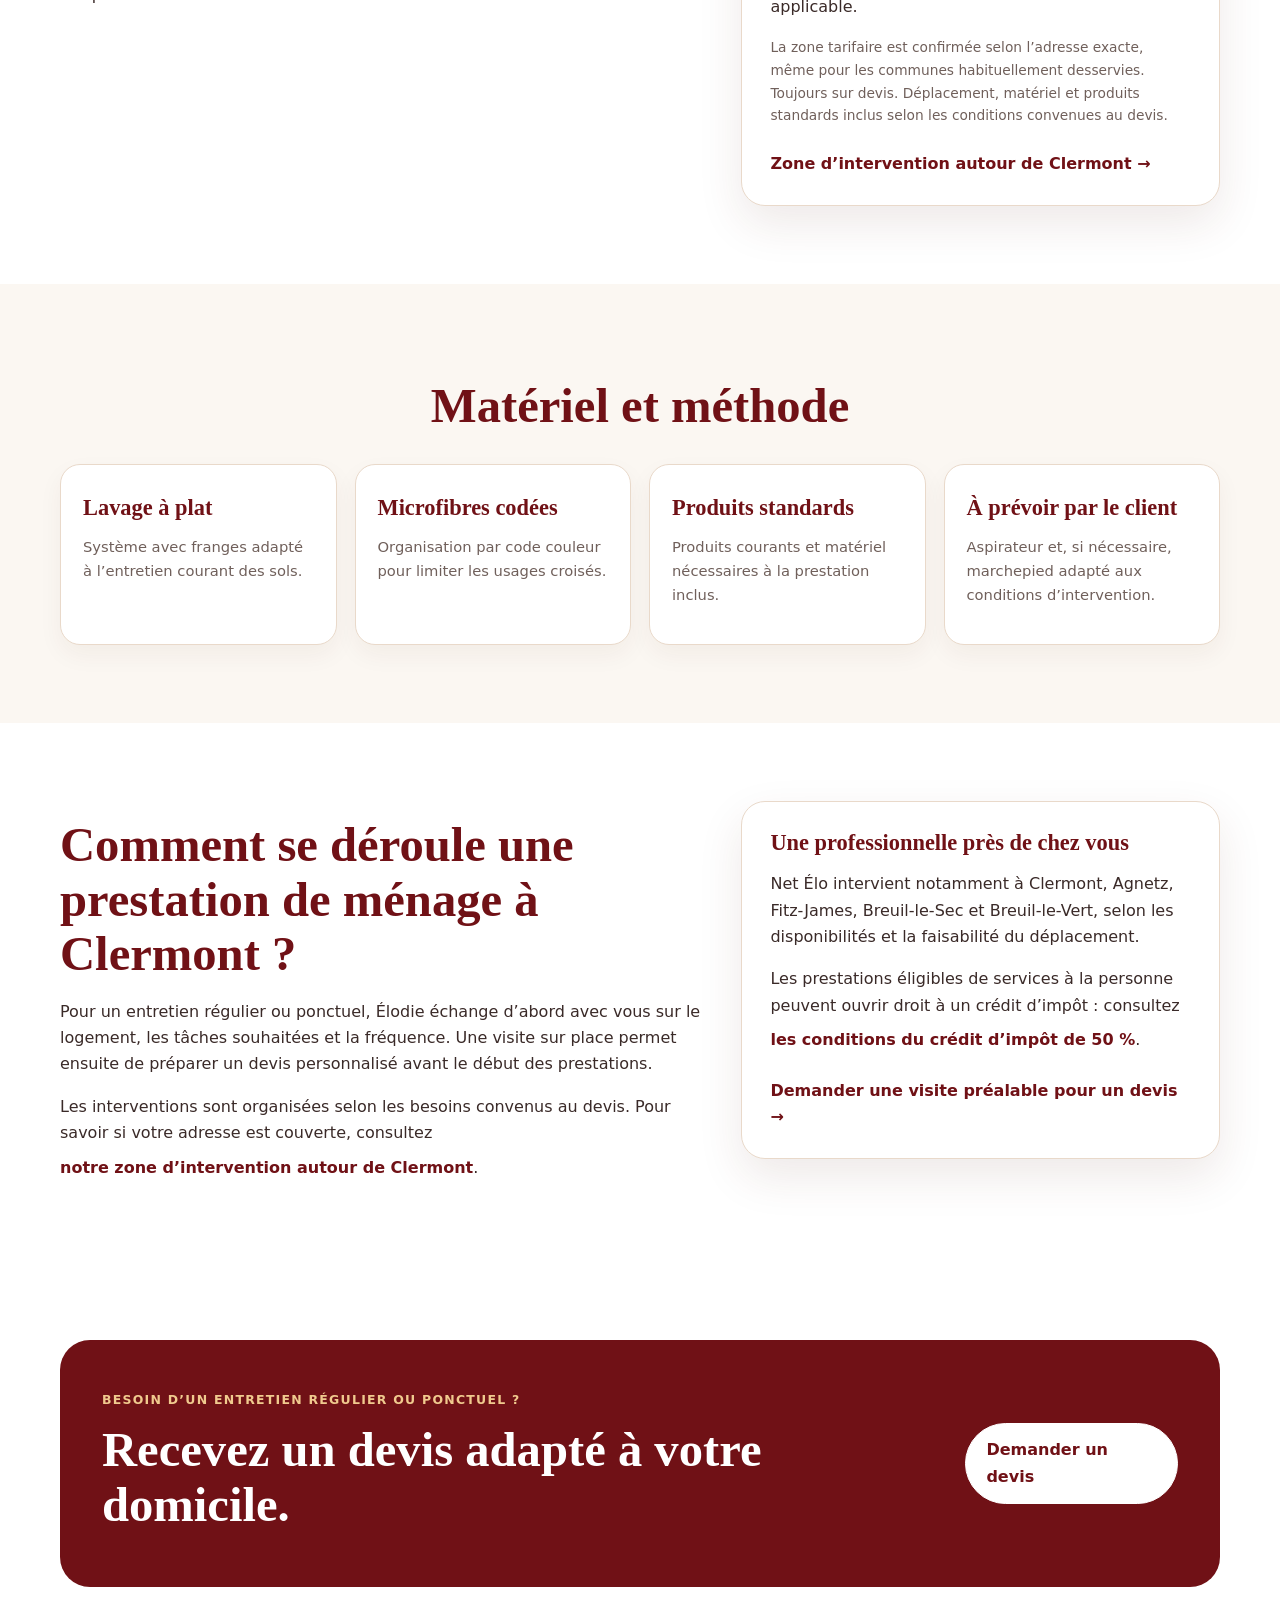
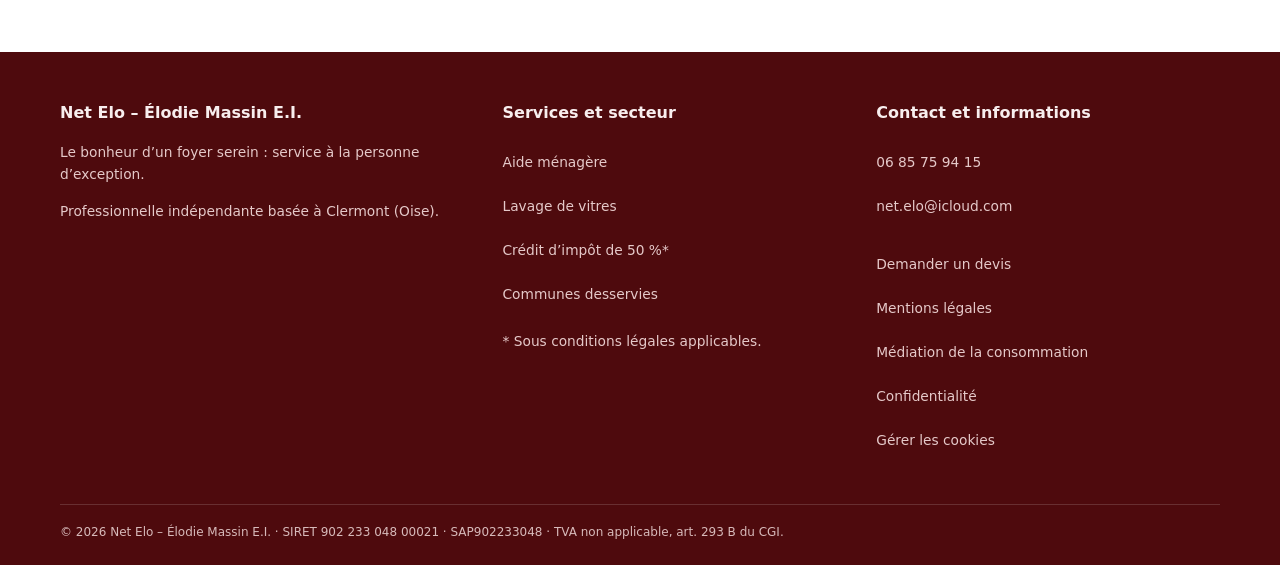
<file: aide-menagere.html>
<!doctype html>
<html lang="fr">
<head>
<meta charset="utf-8">
<meta name="viewport" content="width=device-width,initial-scale=1,viewport-fit=cover">
<title>Femme de ménage à Clermont (60) | Aide ménagère Net Élo</title>
<meta name="description" content="Femme de ménage à Clermont (Oise) et alentours : entretien régulier ou ponctuel du domicile par Élodie Massin. Visite préalable et devis personnalisé.">
<meta name="robots" content="index,follow,max-image-preview:large">
<link rel="canonical" href="https://net-elo.fr/aide-menagere.html">
<meta name="theme-color" content="#701116">
<meta property="og:type" content="website">
<meta property="og:locale" content="fr_FR">
<meta property="og:site_name" content="Net Elo">
<meta property="og:title" content="Femme de ménage à Clermont (60) | Aide ménagère Net Elo">
<meta property="og:description" content="Femme de ménage et aide ménagère à domicile à Clermont et alentours : ménage à 25 €/h à Clermont et alentours proches, 30 €/h hors secteur proche, sur devis.">
<meta property="og:url" content="https://net-elo.fr/aide-menagere.html">
<meta property="og:image" content="https://net-elo.fr/net-elo-partage.png?v=20261101">
<meta name="twitter:card" content="summary_large_image">
<meta name="twitter:title" content="Femme de ménage à Clermont (60) | Aide ménagère Net Elo">
<meta name="twitter:description" content="Femme de ménage et aide ménagère à domicile à Clermont et alentours : ménage à 25 €/h à Clermont et alentours proches, 30 €/h hors secteur proche, sur devis.">
<meta name="twitter:image" content="https://net-elo.fr/net-elo-partage.png?v=20261101">
<link rel="icon" href="/logo-net-elo.svg?v=20261101" type="image/svg+xml" sizes="any">
<link rel="apple-touch-icon" sizes="180x180" href="/apple-touch-icon.png?v=20261101">
<link rel="manifest" href="site.webmanifest">
<link rel="stylesheet" href="styles.css?v=20261108-refresh">


<script type="application/ld+json" id="net-elo-page-schema">
{
  "@context": "https://schema.org",
  "@type": "Service",
  "@id": "https://net-elo.fr/aide-menagere.html#service",
  "name": "Femme de ménage et aide ménagère à domicile à Clermont et alentours",
  "serviceType": "Entretien du domicile et aide ménagère",
  "url": "https://net-elo.fr/aide-menagere.html",
  "provider": {
    "@id": "https://net-elo.fr/#business"
  },
  "areaServed": [
    {
      "@type": "City",
      "name": "Clermont"
    },
    {
      "@type": "City",
      "name": "Fitz-James"
    },
    {
      "@type": "City",
      "name": "Agnetz"
    },
    {
      "@type": "City",
      "name": "Breuil-le-Sec"
    },
    {
      "@type": "City",
      "name": "Breuil-le-Vert"
    },
    {
      "@type": "City",
      "name": "Neuilly-sous-Clermont"
    },
    {
      "@type": "City",
      "name": "Bailleval"
    },
    {
      "@type": "City",
      "name": "Nointel"
    },
    {
      "@type": "City",
      "name": "Cambronne-lès-Clermont"
    }
  ],
  "description": "Service de femme de ménage et aide ménagère pour l’entretien régulier ou ponctuel du domicile à Clermont et alentours.",
  "offers": [
    {
      "@type": "Offer",
      "name": "Entretien régulier à Clermont et alentours proches",
      "price": "25",
      "priceCurrency": "EUR",
      "url": "https://net-elo.fr/aide-menagere.html"
    },
    {
      "@type": "Offer",
      "name": "Ménage ponctuel à Clermont et alentours proches", "price": "28", "priceCurrency": "EUR", "url": "https://net-elo.fr/aide-menagere.html" }, { "@type": "Offer", "name": "Ménage hors Clermont et alentours proches",
      "price": "30",
      "priceCurrency": "EUR",
      "url": "https://net-elo.fr/aide-menagere.html"
    }
  ]
}
</script>
</head>
<body>
<header class="site-header"><div class="wrap nav"><a class="brand" href="./" aria-label="Net Elo, retour à l’accueil"><img class="brand-logo" src="/logo-net-elo.webp" width="720" height="720" alt="Net Elo – aide ménagère et lavage de vitres à Clermont" decoding="async"></a><button type="button" class="menu-toggle" id="menu-toggle" aria-expanded="false" aria-controls="site-navigation"><span>Menu</span><span aria-hidden="true">☰</span></button><nav id="site-navigation" class="site-navigation" aria-label="Navigation principale"><a href="./">Accueil</a><a href="aide-menagere.html" aria-current="page">Aide ménagère</a><a href="vitres.html">Vitres</a><a href="sap.html">Crédit d’impôt</a><a href="secteur-intervention.html">Secteur</a><a href="a-propos.html">À propos</a><a href="./#avis">Avis Google</a><a href="faq.html">FAQ</a><a href="contact.html#formulaire-devis">Contact</a></nav><a class="btn primary nav-quote" href="contact.html#formulaire-devis">Devis gratuit ✦</a></div></header>
<main>
<section class="page-hero"><div class="wrap page-hero-inner">
  <p class="kicker">Aide ménagère à domicile</p>
  <h1>Femme de ménage et aide ménagère à Clermont et alentours</h1>
  <div class="page-intro"><p class="lead">Vous recherchez une femme de ménage à Clermont ou dans les communes proches ? Net Elo accompagne les particuliers pour le ménage à domicile et l’entretien régulier ou ponctuel du logement, avec une méthode claire, une interlocutrice unique et des prestations définies au devis.</p></div>
</div></section>
<section class="service-showcase"><div class="wrap"><img src="/illustration-aide-menagere.webp" alt="Entretien des sanitaires et du logement par Net Elo" loading="lazy" decoding="async" width="800" height="600"></div></section>
<section class="section"><div class="wrap two-col">
 <div><h2>Un entretien adapté au rythme du foyer</h2><p>Les tâches sont définies avec le client selon les besoins du logement : dépoussiérage, entretien des sols, sanitaires, cuisine, surfaces courantes et autres tâches convenues au devis.</p><p>Élodie intervient elle-même chez ses clients. Cette continuité permet de conserver des habitudes de travail stables et une prestation cohérente dans le temps.</p></div>
 <div class="info-panel"><h3>Tarifs indicatifs</h3><p><strong>Ménage régulier à Clermont et alentours proches : 25 € / heure</strong></p><p><strong>Ménage ponctuel dans ce secteur : 28 € / heure</strong>, sur devis.</p><p><strong>Hors Clermont et alentours proches : 30 € / heure</strong> lorsque l’intervention est réalisable.</p><p><strong>Jours fériés : +5 € / heure</strong> sur le tarif horaire applicable.</p><p class="note">La zone tarifaire est confirmée selon l’adresse exacte, même pour les communes habituellement desservies. Toujours sur devis. Déplacement, matériel et produits standards inclus selon les conditions convenues au devis.</p><p><a class="text-link" href="secteur-intervention.html">Zone d’intervention autour de Clermont →</a></p></div>
 </div></section>
 <section class="section soft"><div class="wrap"><h2 class="center">Matériel et méthode</h2><div class="feature-grid">
 <div class="feature"><h3>Lavage à plat</h3><p>Système avec franges adapté à l’entretien courant des sols.</p></div>
 <div class="feature"><h3>Microfibres codées</h3><p>Organisation par code couleur pour limiter les usages croisés.</p></div>
 <div class="feature"><h3>Produits standards</h3><p>Produits courants et matériel nécessaires à la prestation inclus.</p></div>
 <div class="feature"><h3>À prévoir par le client</h3><p>Aspirateur et, si nécessaire, marchepied adapté aux conditions d’intervention.</p></div>
 </div></div></section>
 <section class="section"><div class="wrap two-col"><div><h2>Comment se déroule une prestation de ménage à Clermont ?</h2><p>Pour un entretien régulier ou ponctuel, Élodie échange d’abord avec vous sur le logement, les tâches souhaitées et la fréquence. Une visite sur place permet ensuite de préparer un devis personnalisé avant le début des prestations.</p><p>Les interventions sont organisées selon les besoins convenus au devis. Pour savoir si votre adresse est couverte, consultez <a class="text-link" href="secteur-intervention.html">notre zone d’intervention autour de Clermont</a>.</p></div><div class="info-panel"><h3>Une professionnelle près de chez vous</h3><p>Net Élo intervient notamment à Clermont, Agnetz, Fitz-James, Breuil-le-Sec et Breuil-le-Vert, selon les disponibilités et la faisabilité du déplacement.</p><p>Les prestations éligibles de services à la personne peuvent ouvrir droit à un crédit d’impôt : consultez <a class="text-link" href="sap.html">les conditions du crédit d’impôt de 50 %</a>.</p><p><a class="text-link" href="contact.html#formulaire-devis">Demander une visite préalable pour un devis →</a></p></div></div></section><section class="cta"><div class="wrap cta-box"><div><p class="kicker light">Besoin d’un entretien régulier ou ponctuel ?</p><h2>Recevez un devis adapté à votre domicile.</h2></div><a class="btn outline light-btn" href="contact.html#formulaire-devis">Demander un devis</a></div></section>
</main>
<footer><div class="wrap footer-grid"><div><b>Net Elo – Élodie Massin E.I.</b><p>Le bonheur d’un foyer serein : service à la personne d’exception.</p><p>Professionnelle indépendante basée à Clermont (Oise).</p></div><div><b>Services et secteur</b><p><a href="aide-menagere.html">Aide ménagère</a><br><a href="vitres.html">Lavage de vitres</a><br><a href="sap.html">Crédit d’impôt de 50 %*</a><br><a href="secteur-intervention.html">Communes desservies</a></p><p class="footer-small">* Sous conditions légales applicables.</p></div><div><b>Contact et informations</b><p><a href="tel:+33685759415">06 85 75 94 15</a><br><a href="mailto:net.elo@icloud.com">net.elo@icloud.com</a></p><p><a href="contact.html#formulaire-devis">Demander un devis</a><br><a href="mentions-legales.html">Mentions légales</a><br><a href="mentions-legales.html#mediation">Médiation de la consommation</a><br><a href="confidentialite.html">Confidentialité</a><br><a href="cookies.html">Gérer les cookies</a></p></div></div><div class="wrap copy">© 2026 Net Elo – Élodie Massin E.I. · SIRET 902 233 048 00021 · SAP902233048 · TVA non applicable, art. 293 B du CGI.</div></footer>

<div id="cookie-banner" class="cookie-banner" hidden role="dialog" aria-live="polite" aria-label="Choix des cookies">
  <div class="cookie-inner">
    <div>
      <strong>Respect de votre vie privée</strong>
      <p>Net Elo peut utiliser Google Analytics pour mesurer l’audience du site. Cet outil n’est chargé qu’avec votre accord. Vous pourrez modifier votre choix depuis la page Cookies.</p>
      <a href="cookies.html">En savoir plus</a>
    </div>
    <div class="cookie-actions">
      <button type="button" id="cookie-refuse" class="btn outline">Refuser</button>
      <button type="button" id="cookie-accept" class="btn primary">Accepter</button>
    </div>
  </div>
</div>
<script src="site-config.js" defer></script>
<script src="site.js?v=20261108-refresh" defer></script>

<nav class="mobile-contact" aria-label="Contacter Net Elo">
  <p class="mobile-contact-label">Un besoin à domicile ? Parlons-en.</p>
  <div class="mobile-contact-actions">
    <a class="mobile-contact-call" href="tel:+33685759415" aria-label="Appeler Net Elo au 06 85 75 94 15">
      <svg viewBox="0 0 24 24" aria-hidden="true" focusable="false"><path d="M22 16.9v3a2 2 0 0 1-2.2 2 19.8 19.8 0 0 1-8.6-3.1 19.5 19.5 0 0 1-6-6A19.8 19.8 0 0 1 2.1 4.2 2 2 0 0 1 4.1 2h3a2 2 0 0 1 2 1.7c.1 1 .4 2 .7 2.9a2 2 0 0 1-.5 2.1L8 10a16 16 0 0 0 6 6l1.3-1.3a2 2 0 0 1 2.1-.5c.9.3 1.9.6 2.9.7a2 2 0 0 1 1.7 2z"/></svg>
      <span>Appeler</span>
    </a>
    <a class="mobile-contact-email" href="mailto:net.elo@icloud.com?subject=Demande%20de%20devis%20Net%20Elo" aria-label="Demander un devis à Net Elo par mail">
      <svg viewBox="0 0 24 24" aria-hidden="true" focusable="false"><rect x="2" y="4" width="20" height="16" rx="2"/><path d="m2 6 10 7L22 6"/></svg>
      <span>Demander un devis</span>
    </a>
  </div>
</nav>
</body>
</html>
</file>
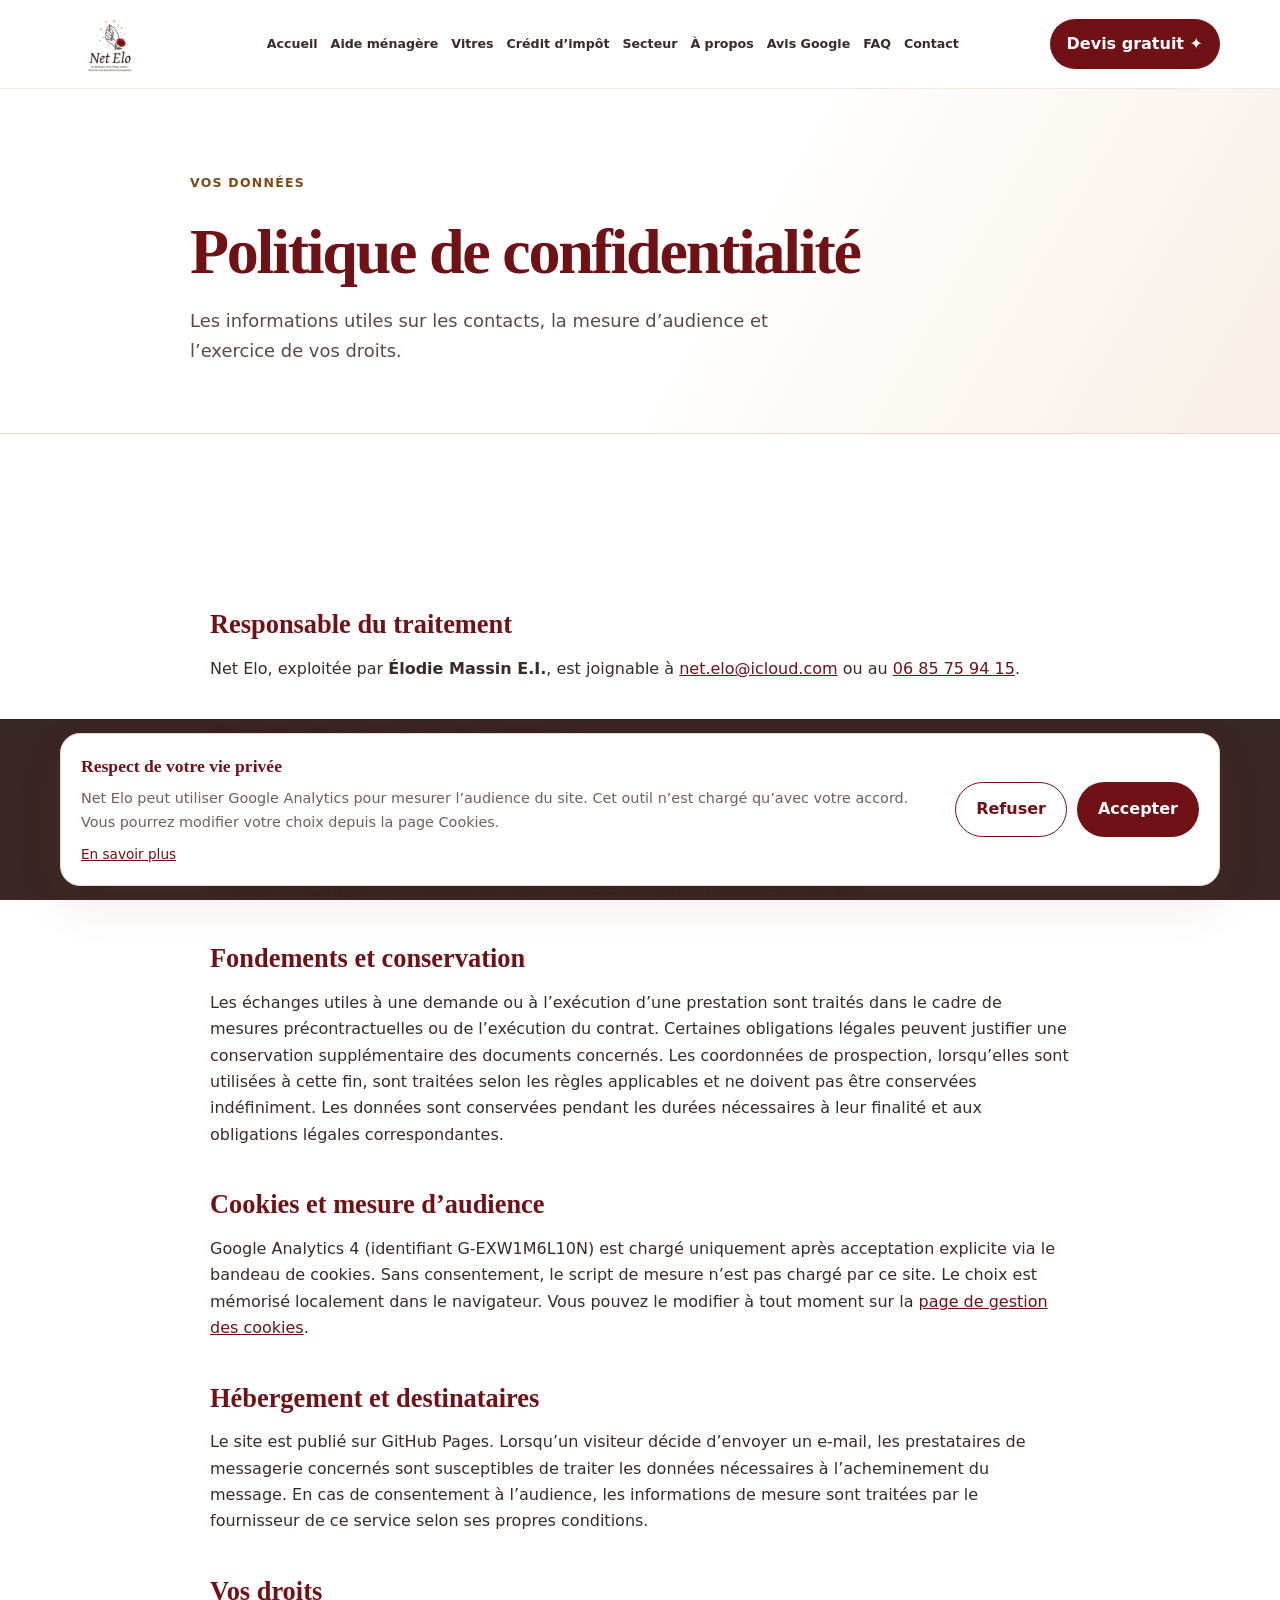
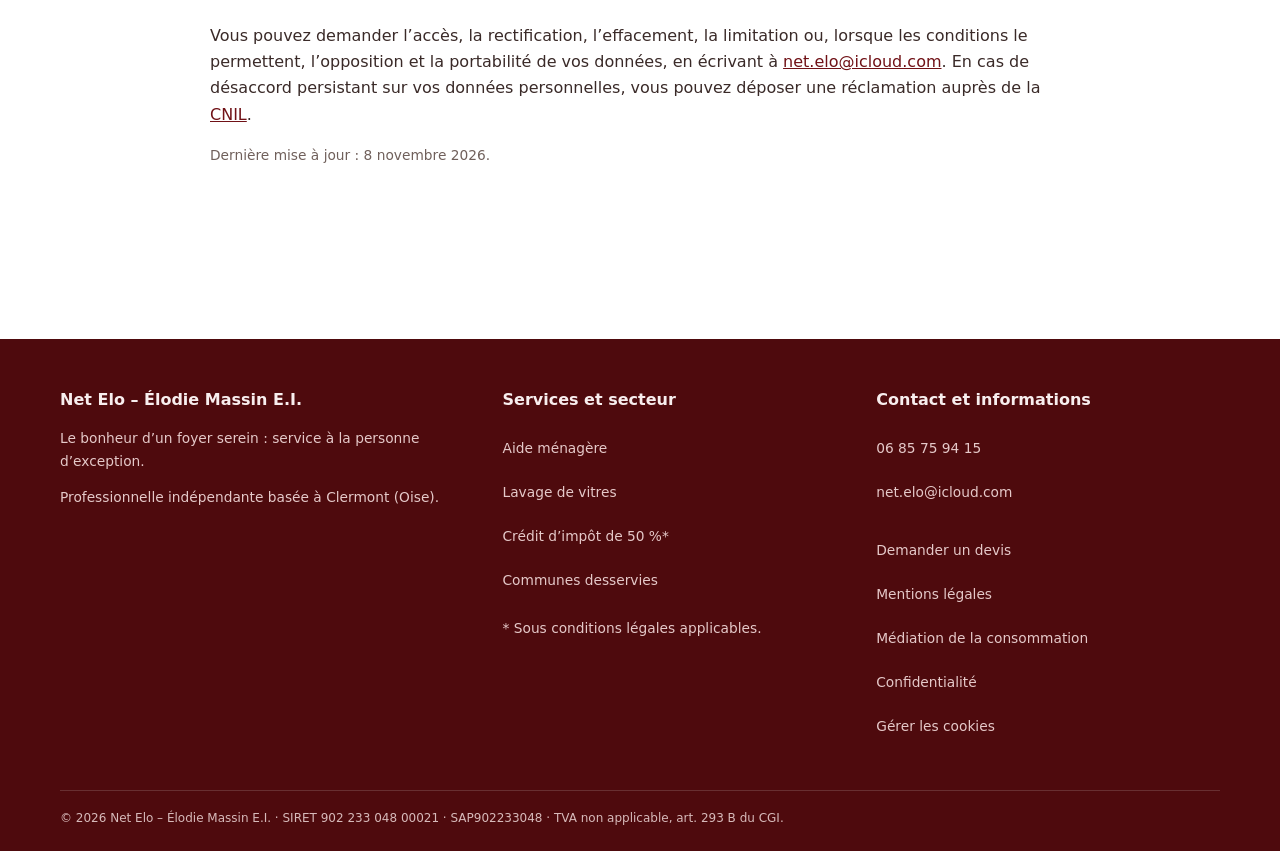
<file: confidentialite.html>
<!doctype html><html lang="fr"><head><meta charset="utf-8"><meta name="viewport" content="width=device-width,initial-scale=1,viewport-fit=cover"><title>Politique de confidentialité | Net Elo</title><meta name="description" content="Découvrez comment Net Elo protège vos données et recueille votre consentement aux cookies."><meta name="robots" content="noindex,follow"><meta name="theme-color" content="#701116"><meta property="og:type" content="website"><meta property="og:locale" content="fr_FR"><meta property="og:site_name" content="Net Elo"><meta property="og:title" content="Politique de confidentialité | Net Elo"><meta property="og:description" content="Découvrez comment Net Elo protège vos données et recueille votre consentement aux cookies."><meta property="og:image" content="https://net-elo.fr/net-elo-partage.png"><meta name="twitter:card" content="summary_large_image"><meta name="twitter:image" content="https://net-elo.fr/net-elo-partage.png"><link rel="icon" type="image/svg+xml" href="/logo-net-elo.svg"><link rel="apple-touch-icon" href="/apple-touch-icon.png" sizes="180x180"><link rel="manifest" href="site.webmanifest"><link rel="stylesheet" href="styles.css?v=20261108-refresh"></head><body><header class="site-header"><div class="wrap nav"><a class="brand" href="./" aria-label="Net Elo, retour à l’accueil"><img class="brand-logo" src="/logo-net-elo.webp" width="720" height="720" alt="Net Elo – aide ménagère et lavage de vitres à Clermont" decoding="async"></a><button type="button" class="menu-toggle" id="menu-toggle" aria-expanded="false" aria-controls="site-navigation"><span>Menu</span><span aria-hidden="true">☰</span></button><nav id="site-navigation" class="site-navigation" aria-label="Navigation principale"><a href="./">Accueil</a><a href="aide-menagere.html">Aide ménagère</a><a href="vitres.html">Vitres</a><a href="sap.html">Crédit d’impôt</a><a href="secteur-intervention.html">Secteur</a><a href="a-propos.html">À propos</a><a href="./#avis">Avis Google</a><a href="faq.html">FAQ</a><a href="contact.html">Contact</a></nav><a class="btn primary nav-quote" href="contact.html">Devis gratuit ✦</a></div></header><main id="contenu"><section class="page-hero"><div class="wrap page-hero-inner"><p class="kicker">Vos données</p><h1>Politique de confidentialité</h1><p class="lead">Les informations utiles sur les contacts, la mesure d’audience et l’exercice de vos droits.</p></div></section><section class="section"><div class="wrap legal-content"><h2>Responsable du traitement</h2><p>Net Elo, exploitée par <strong>Élodie Massin E.I.</strong>, est joignable à <a href="mailto:net.elo@icloud.com">net.elo@icloud.com</a> ou au <a href="tel:+33685759415">06 85 75 94 15</a>.</p><h2>Données fournies par les visiteurs</h2><p>Lorsqu’un client ou prospect prend contact par téléphone ou par e-mail, les informations qu’il communique servent à répondre à la demande, établir un devis, organiser une intervention et suivre la relation commerciale ou contractuelle. Le site ne dispose pas d’une base de données recevant les saisies du formulaire de devis : celui-ci prépare un courrier électronique que le visiteur choisit d’envoyer depuis sa propre messagerie. Le bouton de copie ne transmet pas les saisies au serveur.</p><h2>Fondements et conservation</h2><p>Les échanges utiles à une demande ou à l’exécution d’une prestation sont traités dans le cadre de mesures précontractuelles ou de l’exécution du contrat. Certaines obligations légales peuvent justifier une conservation supplémentaire des documents concernés. Les coordonnées de prospection, lorsqu’elles sont utilisées à cette fin, sont traitées selon les règles applicables et ne doivent pas être conservées indéfiniment. Les données sont conservées pendant les durées nécessaires à leur finalité et aux obligations légales correspondantes.</p><h2>Cookies et mesure d’audience</h2><p>Google Analytics 4 (identifiant G-EXW1M6L10N) est chargé uniquement après acceptation explicite via le bandeau de cookies. Sans consentement, le script de mesure n’est pas chargé par ce site. Le choix est mémorisé localement dans le navigateur. Vous pouvez le modifier à tout moment sur la <a href="cookies.html">page de gestion des cookies</a>.</p><h2>Hébergement et destinataires</h2><p>Le site est publié sur GitHub Pages. Lorsqu’un visiteur décide d’envoyer un e-mail, les prestataires de messagerie concernés sont susceptibles de traiter les données nécessaires à l’acheminement du message. En cas de consentement à l’audience, les informations de mesure sont traitées par le fournisseur de ce service selon ses propres conditions.</p><h2>Vos droits</h2><p>Vous pouvez demander l’accès, la rectification, l’effacement, la limitation ou, lorsque les conditions le permettent, l’opposition et la portabilité de vos données, en écrivant à <a href="mailto:net.elo@icloud.com">net.elo@icloud.com</a>. En cas de désaccord persistant sur vos données personnelles, vous pouvez déposer une réclamation auprès de la <a href="https://www.cnil.fr/fr/plaintes" rel="noopener noreferrer">CNIL</a>.</p><p class="note">Dernière mise à jour : 8 novembre 2026.</p></div></section></main><footer><div class="wrap footer-grid"><div><b>Net Elo – Élodie Massin E.I.</b><p>Le bonheur d’un foyer serein : service à la personne d’exception.</p><p>Professionnelle indépendante basée à Clermont (Oise).</p></div><div><b>Services et secteur</b><p><a href="aide-menagere.html">Aide ménagère</a><br><a href="vitres.html">Lavage de vitres</a><br><a href="sap.html">Crédit d’impôt de 50 %*</a><br><a href="secteur-intervention.html">Communes desservies</a></p><p class="footer-small">* Sous conditions légales applicables.</p></div><div><b>Contact et informations</b><p><a href="tel:+33685759415">06 85 75 94 15</a><br><a href="mailto:net.elo@icloud.com">net.elo@icloud.com</a></p><p><a href="contact.html">Demander un devis</a><br><a href="mentions-legales.html">Mentions légales</a><br><a href="mentions-legales.html#mediation">Médiation de la consommation</a><br><a href="confidentialite.html">Confidentialité</a><br><a href="cookies.html">Gérer les cookies</a></p></div></div><div class="wrap copy">© 2026 Net Elo – Élodie Massin E.I. · SIRET 902 233 048 00021 · SAP902233048 · TVA non applicable, art. 293 B du CGI.</div></footer><div id="cookie-banner" class="cookie-banner" hidden role="dialog" aria-live="polite" aria-label="Choix des cookies">
  <div class="cookie-inner">
    <div>
      <strong>Respect de votre vie privée</strong>
      <p>Net Elo peut utiliser Google Analytics pour mesurer l’audience du site. Cet outil n’est chargé qu’avec votre accord. Vous pourrez modifier votre choix depuis la page Cookies.</p>
      <a href="cookies.html">En savoir plus</a>
    </div>
    <div class="cookie-actions">
      <button type="button" id="cookie-refuse" class="btn outline">Refuser</button>
      <button type="button" id="cookie-accept" class="btn primary">Accepter</button>
    </div>
  </div>
</div><script src="site-config.js" defer></script><script src="site.js?v=20261108-refresh" defer></script><nav class="mobile-contact" aria-label="Contacter Net Elo">
  <p class="mobile-contact-label">Un besoin à domicile ? Parlons-en.</p>
  <div class="mobile-contact-actions">
    <a class="mobile-contact-call" href="tel:+33685759415" aria-label="Appeler Net Elo au 06 85 75 94 15">
      <svg viewBox="0 0 24 24" aria-hidden="true" focusable="false"><path d="M22 16.9v3a2 2 0 0 1-2.2 2 19.8 19.8 0 0 1-8.6-3.1 19.5 19.5 0 0 1-6-6A19.8 19.8 0 0 1 2.1 4.2 2 2 0 0 1 4.1 2h3a2 2 0 0 1 2 1.7c.1 1 .4 2 .7 2.9a2 2 0 0 1-.5 2.1L8 10a16 16 0 0 0 6 6l1.3-1.3a2 2 0 0 1 2.1-.5c.9.3 1.9.6 2.9.7a2 2 0 0 1 1.7 2z"/></svg>
      <span>Appeler</span>
    </a>
    <a class="mobile-contact-email" href="mailto:net.elo@icloud.com?subject=Demande%20de%20devis%20Net%20Elo" aria-label="Demander un devis à Net Elo par mail">
      <svg viewBox="0 0 24 24" aria-hidden="true" focusable="false"><rect x="2" y="4" width="20" height="16" rx="2"/><path d="m2 6 10 7L22 6"/></svg>
      <span>Demander un devis</span>
    </a>
  </div>
</nav></body></html>
</file>
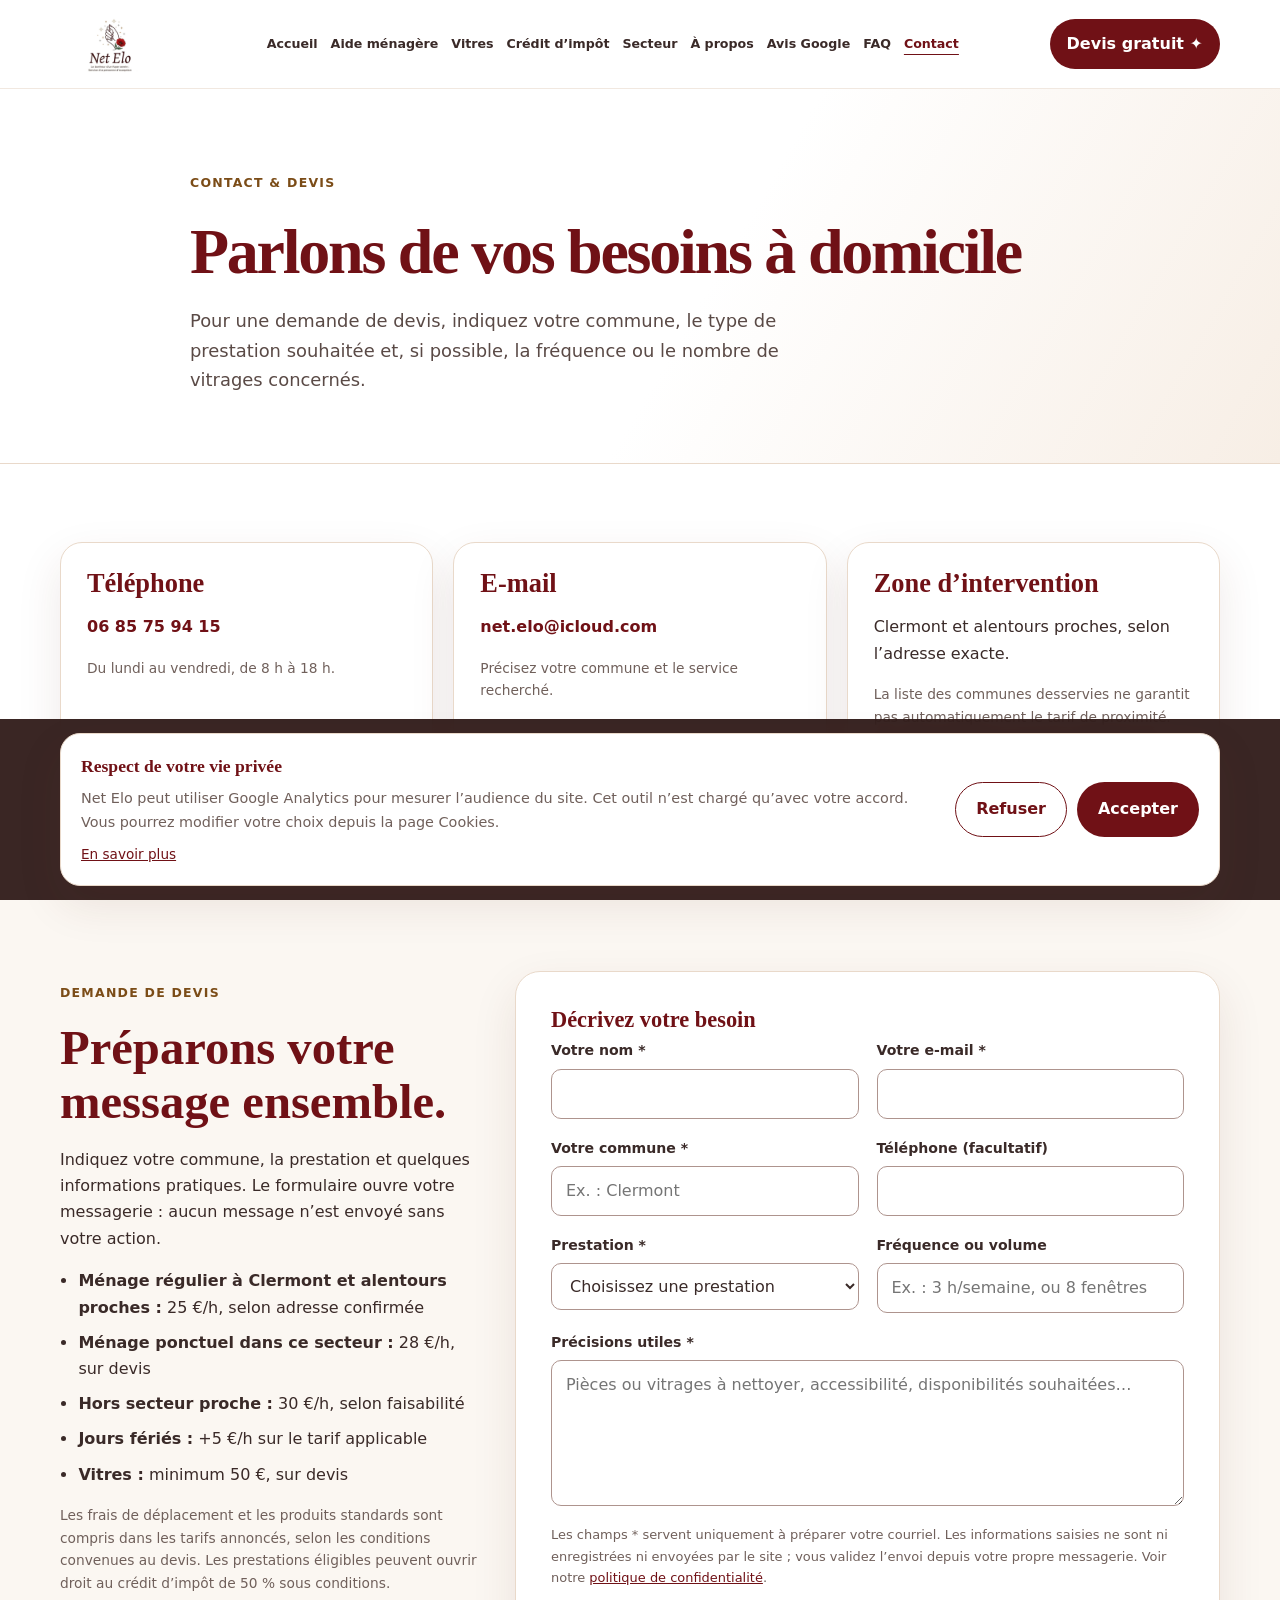
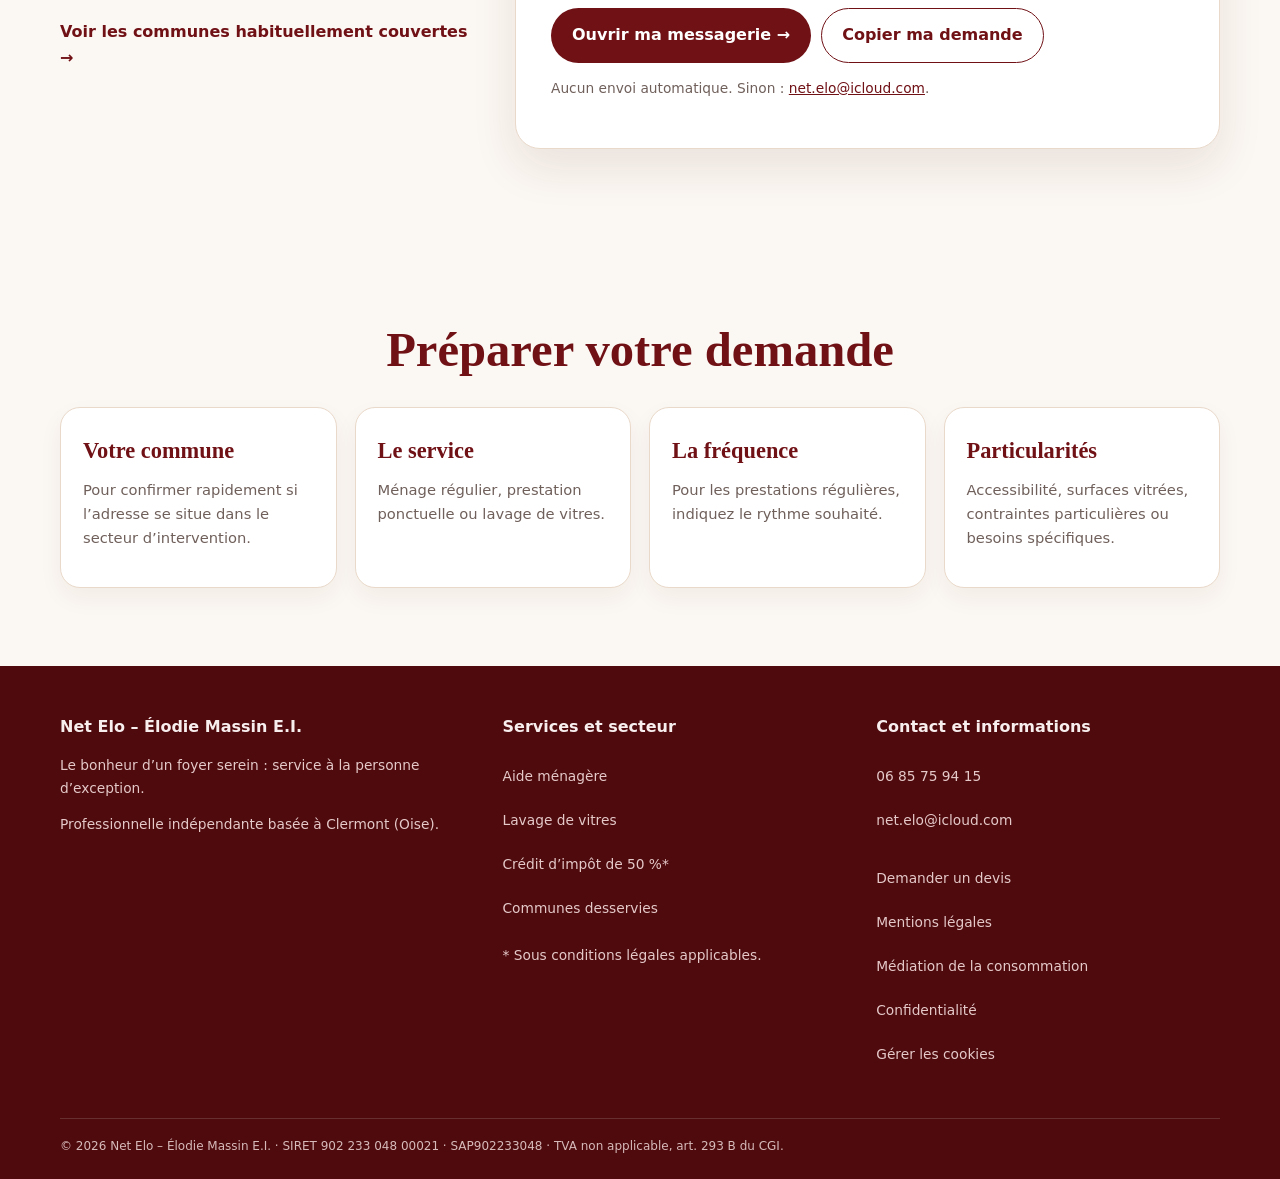
<file: contact.html>
<!doctype html>
<html lang="fr">
<head>
<meta charset="utf-8">
<meta name="viewport" content="width=device-width,initial-scale=1,viewport-fit=cover">
<title>Contact et devis | Net Elo Clermont (60)</title>
<meta name="description" content="Contactez Net Elo pour un devis d’aide ménagère à domicile ou de lavage de vitres à Clermont et alentours.">
<meta name="robots" content="index,follow,max-image-preview:large">
<link rel="canonical" href="https://net-elo.fr/contact.html">
<meta name="theme-color" content="#701116">
<meta property="og:type" content="website">
<meta property="og:locale" content="fr_FR">
<meta property="og:site_name" content="Net Elo">
<meta property="og:title" content="Contact et devis | Net Elo Clermont (60)">
<meta property="og:description" content="Contactez Net Elo pour un devis d’aide ménagère à domicile ou de lavage de vitres à Clermont et alentours.">
<meta property="og:url" content="https://net-elo.fr/contact.html">
<meta property="og:image" content="https://net-elo.fr/net-elo-partage.png?v=20261101">
<meta name="twitter:card" content="summary_large_image">
<meta name="twitter:title" content="Contact et devis | Net Elo Clermont (60)">
<meta name="twitter:description" content="Contactez Net Elo pour un devis d’aide ménagère à domicile ou de lavage de vitres à Clermont et alentours.">
<meta name="twitter:image" content="https://net-elo.fr/net-elo-partage.png?v=20261101">
<link rel="icon" href="/logo-net-elo.svg?v=20261101" type="image/svg+xml" sizes="any">
<link rel="apple-touch-icon" sizes="180x180" href="/apple-touch-icon.png?v=20261101">
<link rel="manifest" href="site.webmanifest">
<link rel="stylesheet" href="styles.css?v=20261108-refresh">

</head>
<body>
<header class="site-header"><div class="wrap nav"><a class="brand" href="./" aria-label="Net Elo, retour à l’accueil"><img class="brand-logo" src="/logo-net-elo.webp" width="720" height="720" alt="Net Elo – aide ménagère et lavage de vitres à Clermont" decoding="async"></a><button type="button" class="menu-toggle" id="menu-toggle" aria-expanded="false" aria-controls="site-navigation"><span>Menu</span><span aria-hidden="true">☰</span></button><nav id="site-navigation" class="site-navigation" aria-label="Navigation principale"><a href="./">Accueil</a><a href="aide-menagere.html">Aide ménagère</a><a href="vitres.html">Vitres</a><a href="sap.html">Crédit d’impôt</a><a href="secteur-intervention.html">Secteur</a><a href="a-propos.html">À propos</a><a href="./#avis">Avis Google</a><a href="faq.html">FAQ</a><a href="contact.html" aria-current="page">Contact</a></nav><a class="btn primary nav-quote" href="contact.html">Devis gratuit ✦</a></div></header>
<main>
<section class="page-hero"><div class="wrap page-hero-inner">
  <p class="kicker">Contact & devis</p>
  <h1>Parlons de vos besoins à domicile</h1>
  <div class="page-intro"><p class="lead">Pour une demande de devis, indiquez votre commune, le type de prestation souhaitée et, si possible, la fréquence ou le nombre de vitrages concernés.</p></div>
</div></section>
<section class="section"><div class="wrap contact-grid">
 <div class="contact-card"><h2>Téléphone</h2><p><a href="tel:+33685759415">06 85 75 94 15</a></p><p class="note">Du lundi au vendredi, de 8 h à 18 h.</p></div>
 <div class="contact-card"><h2>E-mail</h2><p><a href="mailto:net.elo@icloud.com?subject=Demande%20de%20devis%20Net%20Elo">net.elo@icloud.com</a></p><p class="note">Précisez votre commune et le service recherché.</p></div>
 <div class="contact-card"><h2>Zone d’intervention</h2><p>Clermont et alentours proches, selon l’adresse exacte.</p><p class="note">La liste des communes desservies ne garantit pas automatiquement le tarif de proximité. Les demandes hors secteur habituel sont étudiées au cas par cas.</p></div>
 </div></section>
 <section class="section soft" id="formulaire-devis"><div class="wrap quote-layout"><div class="quote-explain"><p class="kicker">Demande de devis</p><h2>Préparons votre message ensemble.</h2><p>Indiquez votre commune, la prestation et quelques informations pratiques. Le formulaire ouvre votre messagerie : aucun message n’est envoyé sans votre action.</p><ul class="plain-list"><li><strong>Ménage régulier à Clermont et alentours proches :</strong> 25 €/h, selon adresse confirmée</li><li><strong>Ménage ponctuel dans ce secteur :</strong> 28 €/h, sur devis</li><li><strong>Hors secteur proche :</strong> 30 €/h, selon faisabilité</li><li><strong>Jours fériés :</strong> +5 €/h sur le tarif applicable</li><li><strong>Vitres :</strong> minimum 50 €, sur devis</li></ul><p class="note">Les frais de déplacement et les produits standards sont compris dans les tarifs annoncés, selon les conditions convenues au devis. Les prestations éligibles peuvent ouvrir droit au crédit d’impôt de 50 % sous conditions.</p><p><a class="text-link" href="secteur-intervention.html">Voir les communes habituellement couvertes →</a></p></div><div class="quote-form-card"><h3>Décrivez votre besoin</h3><form id="devis-form" action="mailto:net.elo@icloud.com" method="post" enctype="text/plain"><div class="quote-fields"><div class="quote-field"><label for="devis-nom">Votre nom *</label><input id="devis-nom" name="nom" autocomplete="name" required maxlength="100"></div><div class="quote-field"><label for="devis-email">Votre e-mail *</label><input id="devis-email" name="email" type="email" autocomplete="email" required maxlength="160"></div><div class="quote-field"><label for="devis-commune">Votre commune *</label><input id="devis-commune" name="commune" autocomplete="address-level2" required maxlength="100" placeholder="Ex. : Clermont"></div><div class="quote-field"><label for="devis-tel">Téléphone (facultatif)</label><input id="devis-tel" name="telephone" type="tel" autocomplete="tel" maxlength="30"></div><div class="quote-field"><label for="devis-prestation">Prestation *</label><select id="devis-prestation" name="prestation" required><option value="">Choisissez une prestation</option><option>Ménage régulier</option><option>Ménage ponctuel</option><option>Lavage de vitres</option><option>Plusieurs prestations</option></select></div><div class="quote-field"><label for="devis-frequence">Fréquence ou volume</label><input id="devis-frequence" name="frequence" maxlength="120" placeholder="Ex. : 3 h/semaine, ou 8 fenêtres"></div></div><div class="quote-field"><label for="devis-message">Précisions utiles *</label><textarea id="devis-message" name="message" required minlength="10" maxlength="2200" rows="5" placeholder="Pièces ou vitrages à nettoyer, accessibilité, disponibilités souhaitées…"></textarea></div><p class="quote-privacy">Les champs * servent uniquement à préparer votre courriel. Les informations saisies ne sont ni enregistrées ni envoyées par le site ; vous validez l’envoi depuis votre propre messagerie. Voir notre <a href="confidentialite.html">politique de confidentialité</a>.</p><div class="quote-actions"><button class="btn primary" type="submit">Ouvrir ma messagerie →</button><button class="btn outline" type="button" id="devis-copy">Copier ma demande</button></div><p id="devis-status" class="quote-status" role="status" aria-live="polite"></p><div id="devis-preview" class="quote-preview" hidden><label for="devis-preview-text">Copie de votre demande</label><textarea id="devis-preview-text" readonly rows="9"></textarea><p class="note">Sélectionnez le texte si votre navigateur ne permet pas la copie automatique.</p></div><p class="note">Aucun envoi automatique. Sinon : <a href="mailto:net.elo@icloud.com">net.elo@icloud.com</a>.</p></form></div></div></section><section class="section soft"><div class="wrap"><h2 class="center">Préparer votre demande</h2><div class="feature-grid">
 <div class="feature"><h3>Votre commune</h3><p>Pour confirmer rapidement si l’adresse se situe dans le secteur d’intervention.</p></div>
 <div class="feature"><h3>Le service</h3><p>Ménage régulier, prestation ponctuelle ou lavage de vitres.</p></div>
 <div class="feature"><h3>La fréquence</h3><p>Pour les prestations régulières, indiquez le rythme souhaité.</p></div>
 <div class="feature"><h3>Particularités</h3><p>Accessibilité, surfaces vitrées, contraintes particulières ou besoins spécifiques.</p></div>
 </div></div></section>
</main>
<footer><div class="wrap footer-grid"><div><b>Net Elo – Élodie Massin E.I.</b><p>Le bonheur d’un foyer serein : service à la personne d’exception.</p><p>Professionnelle indépendante basée à Clermont (Oise).</p></div><div><b>Services et secteur</b><p><a href="aide-menagere.html">Aide ménagère</a><br><a href="vitres.html">Lavage de vitres</a><br><a href="sap.html">Crédit d’impôt de 50 %*</a><br><a href="secteur-intervention.html">Communes desservies</a></p><p class="footer-small">* Sous conditions légales applicables.</p></div><div><b>Contact et informations</b><p><a href="tel:+33685759415">06 85 75 94 15</a><br><a href="mailto:net.elo@icloud.com">net.elo@icloud.com</a></p><p><a href="contact.html">Demander un devis</a><br><a href="mentions-legales.html">Mentions légales</a><br><a href="mentions-legales.html#mediation">Médiation de la consommation</a><br><a href="confidentialite.html">Confidentialité</a><br><a href="cookies.html">Gérer les cookies</a></p></div></div><div class="wrap copy">© 2026 Net Elo – Élodie Massin E.I. · SIRET 902 233 048 00021 · SAP902233048 · TVA non applicable, art. 293 B du CGI.</div></footer>

<div id="cookie-banner" class="cookie-banner" hidden role="dialog" aria-live="polite" aria-label="Choix des cookies">
  <div class="cookie-inner">
    <div>
      <strong>Respect de votre vie privée</strong>
      <p>Net Elo peut utiliser Google Analytics pour mesurer l’audience du site. Cet outil n’est chargé qu’avec votre accord. Vous pourrez modifier votre choix depuis la page Cookies.</p>
      <a href="cookies.html">En savoir plus</a>
    </div>
    <div class="cookie-actions">
      <button type="button" id="cookie-refuse" class="btn outline">Refuser</button>
      <button type="button" id="cookie-accept" class="btn primary">Accepter</button>
    </div>
  </div>
</div>
<script src="site-config.js" defer></script>
<script src="site.js?v=20261108-refresh" defer></script>

<nav class="mobile-contact" aria-label="Contacter Net Elo">
  <p class="mobile-contact-label">Un besoin à domicile ? Parlons-en.</p>
  <div class="mobile-contact-actions">
    <a class="mobile-contact-call" href="tel:+33685759415" aria-label="Appeler Net Elo au 06 85 75 94 15">
      <svg viewBox="0 0 24 24" aria-hidden="true" focusable="false"><path d="M22 16.9v3a2 2 0 0 1-2.2 2 19.8 19.8 0 0 1-8.6-3.1 19.5 19.5 0 0 1-6-6A19.8 19.8 0 0 1 2.1 4.2 2 2 0 0 1 4.1 2h3a2 2 0 0 1 2 1.7c.1 1 .4 2 .7 2.9a2 2 0 0 1-.5 2.1L8 10a16 16 0 0 0 6 6l1.3-1.3a2 2 0 0 1 2.1-.5c.9.3 1.9.6 2.9.7a2 2 0 0 1 1.7 2z"/></svg>
      <span>Appeler</span>
    </a>
    <a class="mobile-contact-email" href="mailto:net.elo@icloud.com?subject=Demande%20de%20devis%20Net%20Elo" aria-label="Demander un devis à Net Elo par mail">
      <svg viewBox="0 0 24 24" aria-hidden="true" focusable="false"><rect x="2" y="4" width="20" height="16" rx="2"/><path d="m2 6 10 7L22 6"/></svg>
      <span>Demander un devis</span>
    </a>
  </div>
</nav>
</body>
</html>
</file>
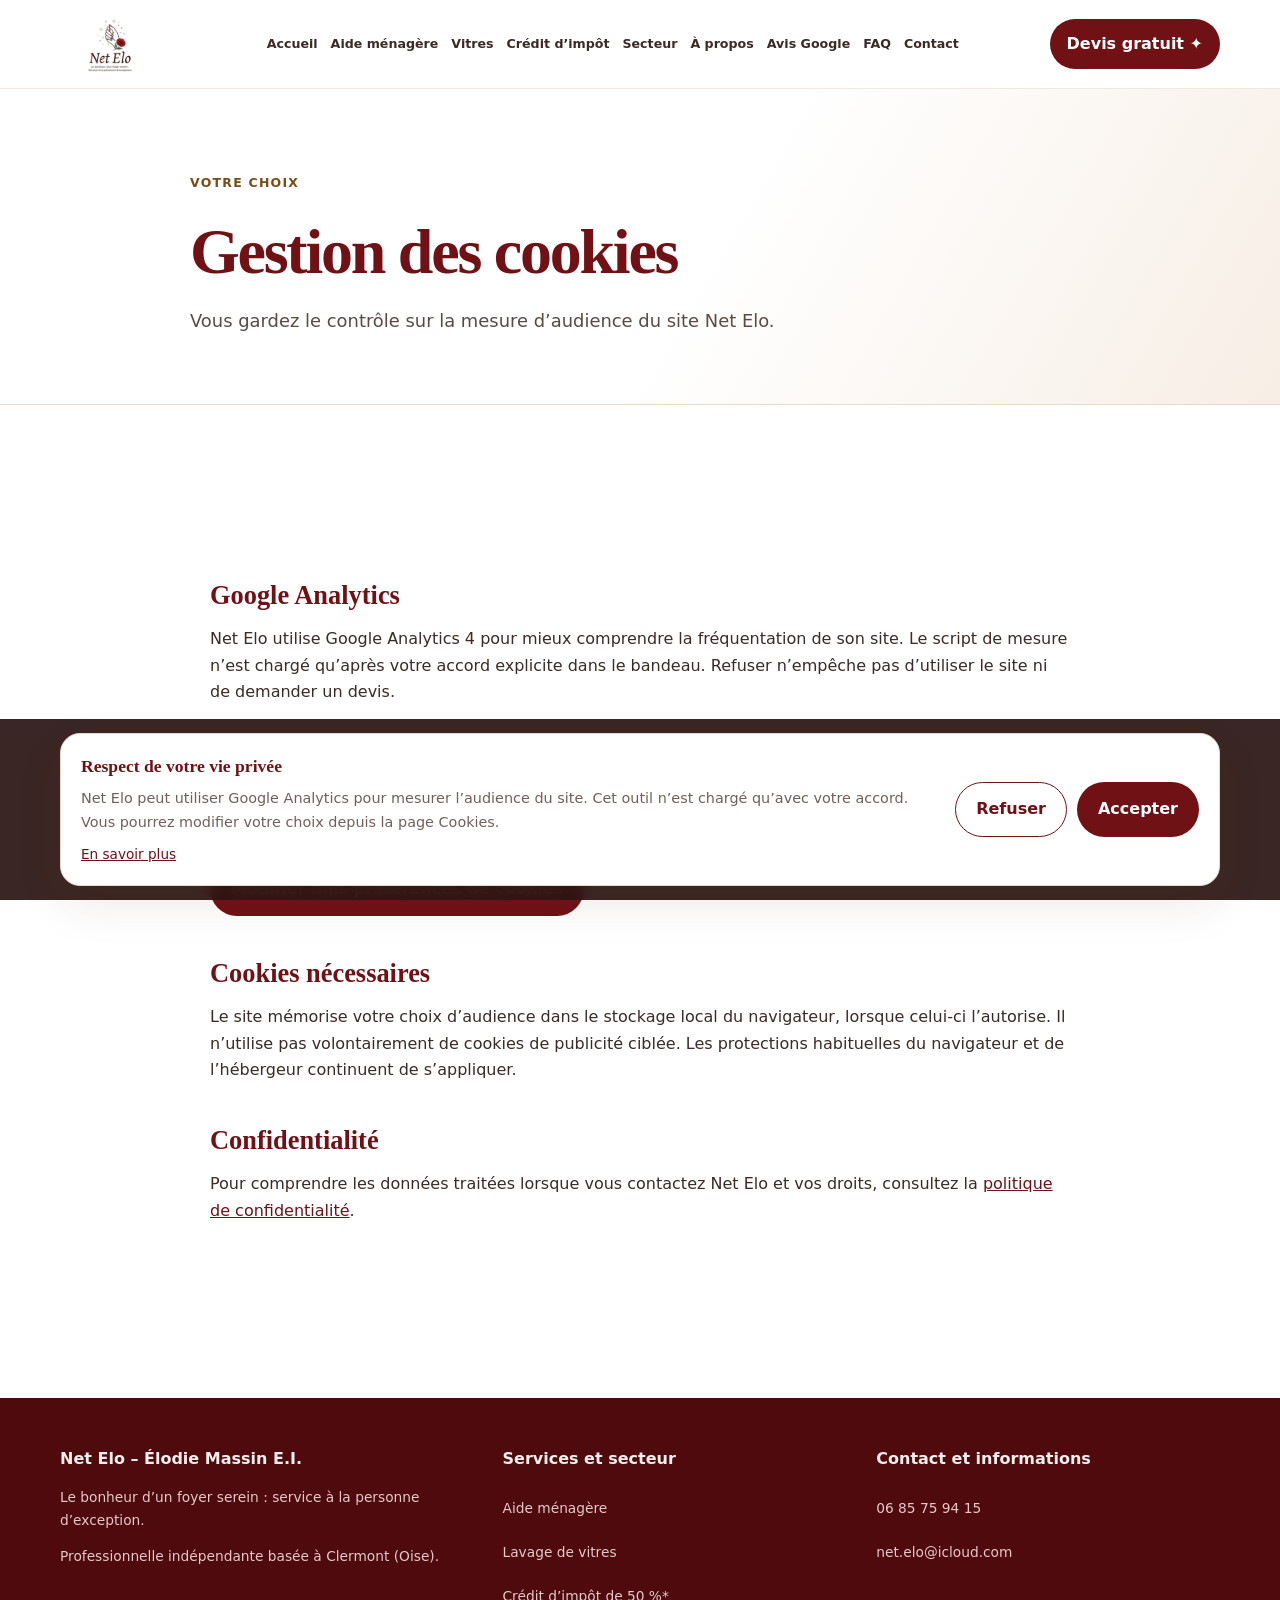
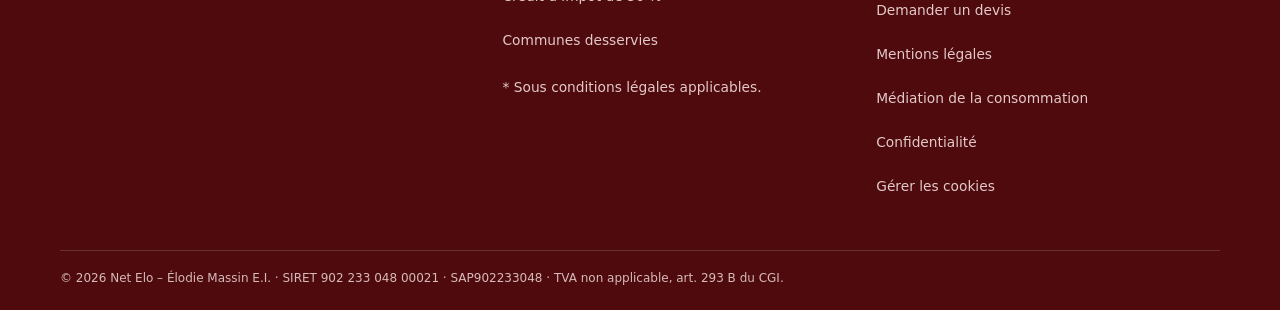
<file: cookies.html>
<!doctype html><html lang="fr"><head><meta charset="utf-8"><meta name="viewport" content="width=device-width,initial-scale=1,viewport-fit=cover"><title>Gestion des cookies | Net Elo</title><meta name="description" content="Modifier vos préférences de cookies et de mesure d’audience sur Net Elo."><meta name="robots" content="noindex,follow"><meta name="theme-color" content="#701116"><meta property="og:type" content="website"><meta property="og:locale" content="fr_FR"><meta property="og:site_name" content="Net Elo"><meta property="og:title" content="Gestion des cookies | Net Elo"><meta property="og:description" content="Modifier vos préférences de cookies et de mesure d’audience sur Net Elo."><meta property="og:image" content="https://net-elo.fr/net-elo-partage.png"><meta name="twitter:card" content="summary_large_image"><meta name="twitter:image" content="https://net-elo.fr/net-elo-partage.png"><link rel="icon" type="image/svg+xml" href="/logo-net-elo.svg"><link rel="apple-touch-icon" href="/apple-touch-icon.png" sizes="180x180"><link rel="manifest" href="site.webmanifest"><link rel="stylesheet" href="styles.css?v=20261108-refresh"></head><body><header class="site-header"><div class="wrap nav"><a class="brand" href="./" aria-label="Net Elo, retour à l’accueil"><img class="brand-logo" src="/logo-net-elo.webp" width="720" height="720" alt="Net Elo – aide ménagère et lavage de vitres à Clermont" decoding="async"></a><button type="button" class="menu-toggle" id="menu-toggle" aria-expanded="false" aria-controls="site-navigation"><span>Menu</span><span aria-hidden="true">☰</span></button><nav id="site-navigation" class="site-navigation" aria-label="Navigation principale"><a href="./">Accueil</a><a href="aide-menagere.html">Aide ménagère</a><a href="vitres.html">Vitres</a><a href="sap.html">Crédit d’impôt</a><a href="secteur-intervention.html">Secteur</a><a href="a-propos.html">À propos</a><a href="./#avis">Avis Google</a><a href="faq.html">FAQ</a><a href="contact.html">Contact</a></nav><a class="btn primary nav-quote" href="contact.html">Devis gratuit ✦</a></div></header><main id="contenu"><section class="page-hero"><div class="wrap page-hero-inner"><p class="kicker">Votre choix</p><h1>Gestion des cookies</h1><p class="lead">Vous gardez le contrôle sur la mesure d’audience du site Net Elo.</p></div></section><section class="section"><div class="wrap legal-content"><h2>Google Analytics</h2><p>Net Elo utilise Google Analytics 4 pour mieux comprendre la fréquentation de son site. Le script de mesure n’est chargé qu’après votre accord explicite dans le bandeau. Refuser n’empêche pas d’utiliser le site ni de demander un devis.</p><h2 id="preferences">Modifier votre choix</h2><p>Vous pouvez rouvrir la fenêtre de consentement à tout moment, sans devoir effacer toutes les données de votre navigateur.</p><button class="btn primary" type="button" data-cookie-settings>Modifier mes préférences de cookies</button><p id="cookie-choice-status" class="note" role="status" aria-live="polite"></p><h2>Cookies nécessaires</h2><p>Le site mémorise votre choix d’audience dans le stockage local du navigateur, lorsque celui-ci l’autorise. Il n’utilise pas volontairement de cookies de publicité ciblée. Les protections habituelles du navigateur et de l’hébergeur continuent de s’appliquer.</p><h2>Confidentialité</h2><p>Pour comprendre les données traitées lorsque vous contactez Net Elo et vos droits, consultez la <a href="confidentialite.html">politique de confidentialité</a>.</p></div></section></main><footer><div class="wrap footer-grid"><div><b>Net Elo – Élodie Massin E.I.</b><p>Le bonheur d’un foyer serein : service à la personne d’exception.</p><p>Professionnelle indépendante basée à Clermont (Oise).</p></div><div><b>Services et secteur</b><p><a href="aide-menagere.html">Aide ménagère</a><br><a href="vitres.html">Lavage de vitres</a><br><a href="sap.html">Crédit d’impôt de 50 %*</a><br><a href="secteur-intervention.html">Communes desservies</a></p><p class="footer-small">* Sous conditions légales applicables.</p></div><div><b>Contact et informations</b><p><a href="tel:+33685759415">06 85 75 94 15</a><br><a href="mailto:net.elo@icloud.com">net.elo@icloud.com</a></p><p><a href="contact.html">Demander un devis</a><br><a href="mentions-legales.html">Mentions légales</a><br><a href="mentions-legales.html#mediation">Médiation de la consommation</a><br><a href="confidentialite.html">Confidentialité</a><br><a href="cookies.html">Gérer les cookies</a></p></div></div><div class="wrap copy">© 2026 Net Elo – Élodie Massin E.I. · SIRET 902 233 048 00021 · SAP902233048 · TVA non applicable, art. 293 B du CGI.</div></footer><div id="cookie-banner" class="cookie-banner" hidden role="dialog" aria-live="polite" aria-label="Choix des cookies">
  <div class="cookie-inner">
    <div>
      <strong>Respect de votre vie privée</strong>
      <p>Net Elo peut utiliser Google Analytics pour mesurer l’audience du site. Cet outil n’est chargé qu’avec votre accord. Vous pourrez modifier votre choix depuis la page Cookies.</p>
      <a href="cookies.html">En savoir plus</a>
    </div>
    <div class="cookie-actions">
      <button type="button" id="cookie-refuse" class="btn outline">Refuser</button>
      <button type="button" id="cookie-accept" class="btn primary">Accepter</button>
    </div>
  </div>
</div><script src="site-config.js" defer></script><script src="site.js?v=20261108-refresh" defer></script><nav class="mobile-contact" aria-label="Contacter Net Elo">
  <p class="mobile-contact-label">Un besoin à domicile ? Parlons-en.</p>
  <div class="mobile-contact-actions">
    <a class="mobile-contact-call" href="tel:+33685759415" aria-label="Appeler Net Elo au 06 85 75 94 15">
      <svg viewBox="0 0 24 24" aria-hidden="true" focusable="false"><path d="M22 16.9v3a2 2 0 0 1-2.2 2 19.8 19.8 0 0 1-8.6-3.1 19.5 19.5 0 0 1-6-6A19.8 19.8 0 0 1 2.1 4.2 2 2 0 0 1 4.1 2h3a2 2 0 0 1 2 1.7c.1 1 .4 2 .7 2.9a2 2 0 0 1-.5 2.1L8 10a16 16 0 0 0 6 6l1.3-1.3a2 2 0 0 1 2.1-.5c.9.3 1.9.6 2.9.7a2 2 0 0 1 1.7 2z"/></svg>
      <span>Appeler</span>
    </a>
    <a class="mobile-contact-email" href="mailto:net.elo@icloud.com?subject=Demande%20de%20devis%20Net%20Elo" aria-label="Demander un devis à Net Elo par mail">
      <svg viewBox="0 0 24 24" aria-hidden="true" focusable="false"><rect x="2" y="4" width="20" height="16" rx="2"/><path d="m2 6 10 7L22 6"/></svg>
      <span>Demander un devis</span>
    </a>
  </div>
</nav></body></html>
</file>
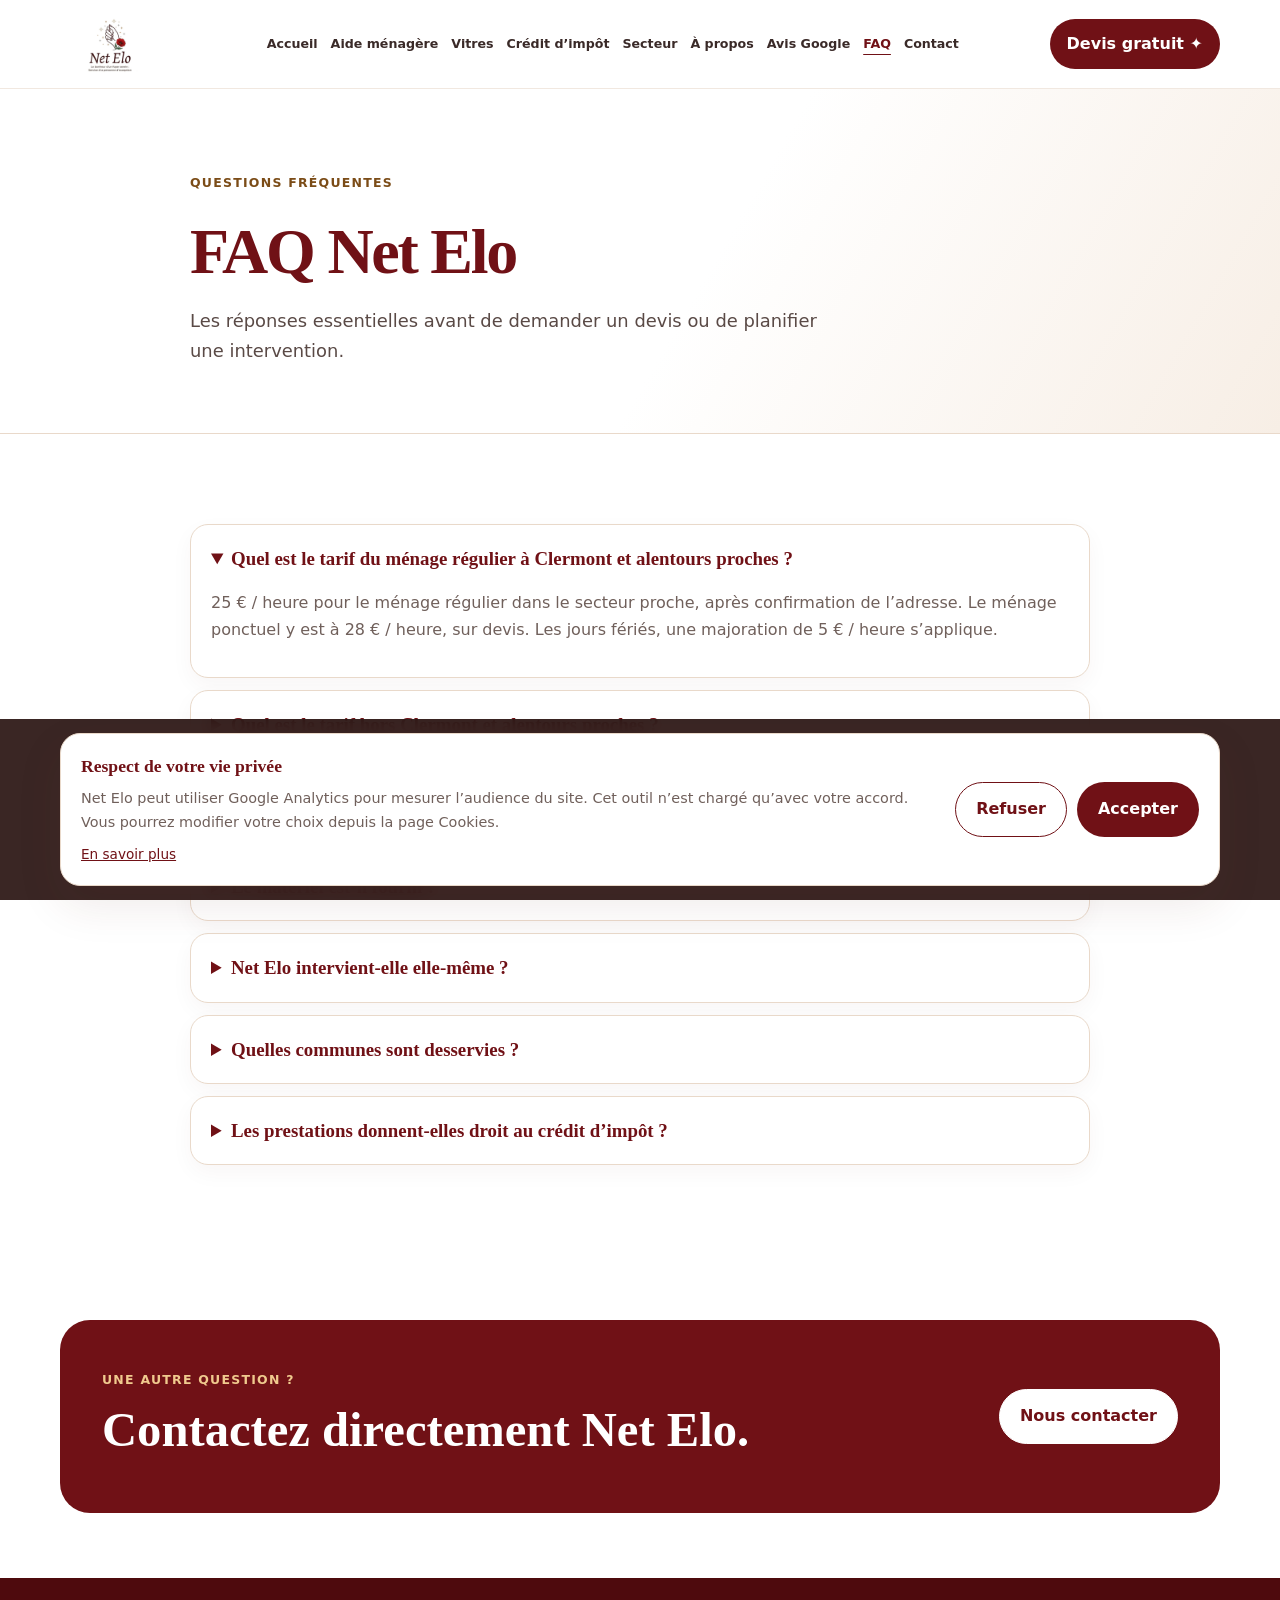
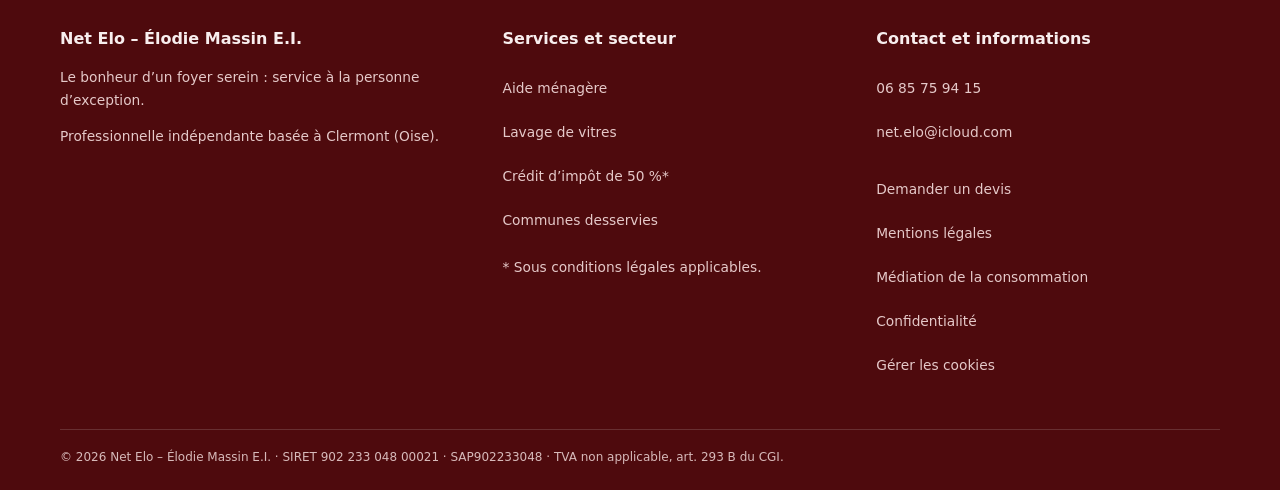
<file: faq.html>
<!doctype html>
<html lang="fr">
<head>
<meta charset="utf-8">
<meta name="viewport" content="width=device-width,initial-scale=1,viewport-fit=cover">
<title>FAQ aide ménagère, vitres et crédit d’impôt | Net Elo</title>
<meta name="description" content="Questions fréquentes sur les prestations Net Elo : ménage régulier, intervention ponctuelle, vitres, matériel, devis et crédit d’impôt.">
<meta name="robots" content="index,follow,max-image-preview:large">
<link rel="canonical" href="https://net-elo.fr/faq.html">
<meta name="theme-color" content="#701116">
<meta property="og:type" content="website">
<meta property="og:locale" content="fr_FR">
<meta property="og:site_name" content="Net Elo">
<meta property="og:title" content="FAQ aide ménagère, vitres et crédit d’impôt | Net Elo">
<meta property="og:description" content="Questions fréquentes sur les prestations Net Elo : ménage régulier, intervention ponctuelle, vitres, matériel, devis et crédit d’impôt.">
<meta property="og:url" content="https://net-elo.fr/faq.html">
<meta property="og:image" content="https://net-elo.fr/net-elo-partage.png?v=20261101">
<meta name="twitter:card" content="summary_large_image">
<meta name="twitter:title" content="FAQ aide ménagère, vitres et crédit d’impôt | Net Elo">
<meta name="twitter:description" content="Questions fréquentes sur les prestations Net Elo : ménage régulier, intervention ponctuelle, vitres, matériel, devis et crédit d’impôt.">
<meta name="twitter:image" content="https://net-elo.fr/net-elo-partage.png?v=20261101">
<link rel="icon" href="/logo-net-elo.svg?v=20261101" type="image/svg+xml" sizes="any">
<link rel="apple-touch-icon" sizes="180x180" href="/apple-touch-icon.png?v=20261101">
<link rel="manifest" href="site.webmanifest">
<link rel="stylesheet" href="styles.css?v=20261108-refresh">


<script type="application/ld+json" id="net-elo-faq-schema">
{
  "@context": "https://schema.org",
  "@type": "FAQPage",
  "@id": "https://net-elo.fr/faq.html#faq",
  "url": "https://net-elo.fr/faq.html",
  "mainEntity": [
    {
      "@type": "Question",
      "name": "Quel est le tarif du ménage régulier à Clermont et alentours proches ?",
      "acceptedAnswer": {
        "@type": "Answer",
        "text": "25 € / heure pour le ménage régulier dans le secteur proche, après confirmation de l’adresse. Le ménage ponctuel y est à 28 € / heure, sur devis. Les jours fériés : +5 € / heure."
      }
    },
    {
      "@type": "Question",
      "name": "Quel est le tarif hors Clermont et alentours proches ?",
      "acceptedAnswer": {
        "@type": "Answer",
        "text": "30 € / heure à titre indicatif lorsque l’intervention est réalisable. Les jours fériés : +5 € / heure. Toujours sur devis."
      }
    },
    {
      "@type": "Question",
      "name": "Quel est le tarif du lavage de vitres ?",
      "acceptedAnswer": {
        "@type": "Answer",
        "text": "Minimum 50 € le forfait. Le devis dépend du nombre de vitrages, de leurs dimensions et de leur accessibilité."
      }
    },
    {
      "@type": "Question",
      "name": "Le matériel est-il fourni ?",
      "acceptedAnswer": {
        "@type": "Answer",
        "text": "Oui, le déplacement, le matériel et les produits standards sont inclus dans le secteur habituel. Le client prévoit son aspirateur et, si nécessaire, un marchepied adapté."
      }
    },
    {
      "@type": "Question",
      "name": "Net Elo intervient-elle elle-même ?",
      "acceptedAnswer": {
        "@type": "Answer",
        "text": "Oui. Élodie Massin réalise directement les prestations auprès de ses clients."
      }
    },
    {
      "@type": "Question",
      "name": "Quelles communes sont desservies ?",
      "acceptedAnswer": {
        "@type": "Answer",
        "text": "Net Elo étudie les interventions principalement à Clermont et dans les communes proches, notamment Fitz-James, Agnetz, Breuil-le-Sec, Breuil-le-Vert, Neuilly-sous-Clermont, Bailleval, Nointel et Cambronne-lès-Clermont. L’appartenance à cette liste ne garantit pas le tarif de proximité, confirmé selon l’adresse exacte."
      }
    },
    {
      "@type": "Question",
      "name": "Les prestations donnent-elles droit au crédit d’impôt ?",
      "acceptedAnswer": {
        "@type": "Answer",
        "text": "Les prestations éligibles de services à la personne peuvent ouvrir droit à un crédit d’impôt de 50 % selon les conditions fiscales en vigueur."
      }
    }
  ]
}
</script>
</head>
<body>
<header class="site-header"><div class="wrap nav"><a class="brand" href="./" aria-label="Net Elo, retour à l’accueil"><img class="brand-logo" src="/logo-net-elo.webp" width="720" height="720" alt="Net Elo – aide ménagère et lavage de vitres à Clermont" decoding="async"></a><button type="button" class="menu-toggle" id="menu-toggle" aria-expanded="false" aria-controls="site-navigation"><span>Menu</span><span aria-hidden="true">☰</span></button><nav id="site-navigation" class="site-navigation" aria-label="Navigation principale"><a href="./">Accueil</a><a href="aide-menagere.html">Aide ménagère</a><a href="vitres.html">Vitres</a><a href="sap.html">Crédit d’impôt</a><a href="secteur-intervention.html">Secteur</a><a href="a-propos.html">À propos</a><a href="./#avis">Avis Google</a><a href="faq.html" aria-current="page">FAQ</a><a href="contact.html#formulaire-devis">Contact</a></nav><a class="btn primary nav-quote" href="contact.html#formulaire-devis">Devis gratuit ✦</a></div></header>
<main>
<section class="page-hero"><div class="wrap page-hero-inner">
  <p class="kicker">Questions fréquentes</p>
  <h1>FAQ Net Elo</h1>
  <div class="page-intro"><p class="lead">Les réponses essentielles avant de demander un devis ou de planifier une intervention.</p></div>
</div></section>
<section class="section"><div class="wrap faq-list">
 <details open><summary>Quel est le tarif du ménage régulier à Clermont et alentours proches ?</summary><p>25 € / heure pour le ménage régulier dans le secteur proche, après confirmation de l’adresse. Le ménage ponctuel y est à 28 € / heure, sur devis. Les jours fériés, une majoration de 5 € / heure s’applique.</p></details>
 <details><summary>Quel est le tarif hors Clermont et alentours proches ?</summary><p>30 € / heure à titre indicatif lorsque l’intervention est réalisable. Les jours fériés, une majoration de 5 € / heure s’applique. Toujours sur devis.</p></details>
 <details><summary>Quel est le tarif du lavage de vitres ?</summary><p>Minimum 50 € le forfait. Le devis dépend du nombre de vitrages, de leurs dimensions et de leur accessibilité.</p></details>
 <details><summary>Le matériel est-il fourni ?</summary><p>Oui, le déplacement, le matériel et les produits standards sont inclus dans le secteur habituel. Le client prévoit son aspirateur et, si nécessaire, un marchepied adapté.</p></details>
 <details><summary>Net Elo intervient-elle elle-même ?</summary><p>Oui. Élodie Massin réalise directement les prestations auprès de ses clients.</p></details>
 <details><summary>Quelles communes sont desservies ?</summary><p>Net Elo intervient principalement à Clermont et dans les communes proches, notamment Fitz-James, Agnetz, Breuil-le-Sec, Breuil-le-Vert, Neuilly-sous-Clermont, Bailleval, Nointel et Cambronne-lès-Clermont. La zone tarifaire dépend de l’adresse exacte et est confirmée avant devis.</p></details>
 <details><summary>Les prestations donnent-elles droit au crédit d’impôt ?</summary><p>Les prestations éligibles de services à la personne peuvent ouvrir droit à un crédit d’impôt de 50 % selon les conditions fiscales en vigueur.</p></details>
 </div></section>
 <section class="cta"><div class="wrap cta-box"><div><p class="kicker light">Une autre question ?</p><h2>Contactez directement Net Elo.</h2></div><a class="btn outline light-btn" href="contact.html#formulaire-devis">Nous contacter</a></div></section>
</main>
<footer><div class="wrap footer-grid"><div><b>Net Elo – Élodie Massin E.I.</b><p>Le bonheur d’un foyer serein : service à la personne d’exception.</p><p>Professionnelle indépendante basée à Clermont (Oise).</p></div><div><b>Services et secteur</b><p><a href="aide-menagere.html">Aide ménagère</a><br><a href="vitres.html">Lavage de vitres</a><br><a href="sap.html">Crédit d’impôt de 50 %*</a><br><a href="secteur-intervention.html">Communes desservies</a></p><p class="footer-small">* Sous conditions légales applicables.</p></div><div><b>Contact et informations</b><p><a href="tel:+33685759415">06 85 75 94 15</a><br><a href="mailto:net.elo@icloud.com">net.elo@icloud.com</a></p><p><a href="contact.html#formulaire-devis">Demander un devis</a><br><a href="mentions-legales.html">Mentions légales</a><br><a href="mentions-legales.html#mediation">Médiation de la consommation</a><br><a href="confidentialite.html">Confidentialité</a><br><a href="cookies.html">Gérer les cookies</a></p></div></div><div class="wrap copy">© 2026 Net Elo – Élodie Massin E.I. · SIRET 902 233 048 00021 · SAP902233048 · TVA non applicable, art. 293 B du CGI.</div></footer>

<div id="cookie-banner" class="cookie-banner" hidden role="dialog" aria-live="polite" aria-label="Choix des cookies">
  <div class="cookie-inner">
    <div>
      <strong>Respect de votre vie privée</strong>
      <p>Net Elo peut utiliser Google Analytics pour mesurer l’audience du site. Cet outil n’est chargé qu’avec votre accord. Vous pourrez modifier votre choix depuis la page Cookies.</p>
      <a href="cookies.html">En savoir plus</a>
    </div>
    <div class="cookie-actions">
      <button type="button" id="cookie-refuse" class="btn outline">Refuser</button>
      <button type="button" id="cookie-accept" class="btn primary">Accepter</button>
    </div>
  </div>
</div>
<script src="site-config.js" defer></script>
<script src="site.js?v=20261108-refresh" defer></script>

<nav class="mobile-contact" aria-label="Contacter Net Elo">
  <p class="mobile-contact-label">Un besoin à domicile ? Parlons-en.</p>
  <div class="mobile-contact-actions">
    <a class="mobile-contact-call" href="tel:+33685759415" aria-label="Appeler Net Elo au 06 85 75 94 15">
      <svg viewBox="0 0 24 24" aria-hidden="true" focusable="false"><path d="M22 16.9v3a2 2 0 0 1-2.2 2 19.8 19.8 0 0 1-8.6-3.1 19.5 19.5 0 0 1-6-6A19.8 19.8 0 0 1 2.1 4.2 2 2 0 0 1 4.1 2h3a2 2 0 0 1 2 1.7c.1 1 .4 2 .7 2.9a2 2 0 0 1-.5 2.1L8 10a16 16 0 0 0 6 6l1.3-1.3a2 2 0 0 1 2.1-.5c.9.3 1.9.6 2.9.7a2 2 0 0 1 1.7 2z"/></svg>
      <span>Appeler</span>
    </a>
    <a class="mobile-contact-email" href="mailto:net.elo@icloud.com?subject=Demande%20de%20devis%20Net%20Elo" aria-label="Demander un devis à Net Elo par mail">
      <svg viewBox="0 0 24 24" aria-hidden="true" focusable="false"><rect x="2" y="4" width="20" height="16" rx="2"/><path d="m2 6 10 7L22 6"/></svg>
      <span>Demander un devis</span>
    </a>
  </div>
</nav>
</body>
</html>
</file>
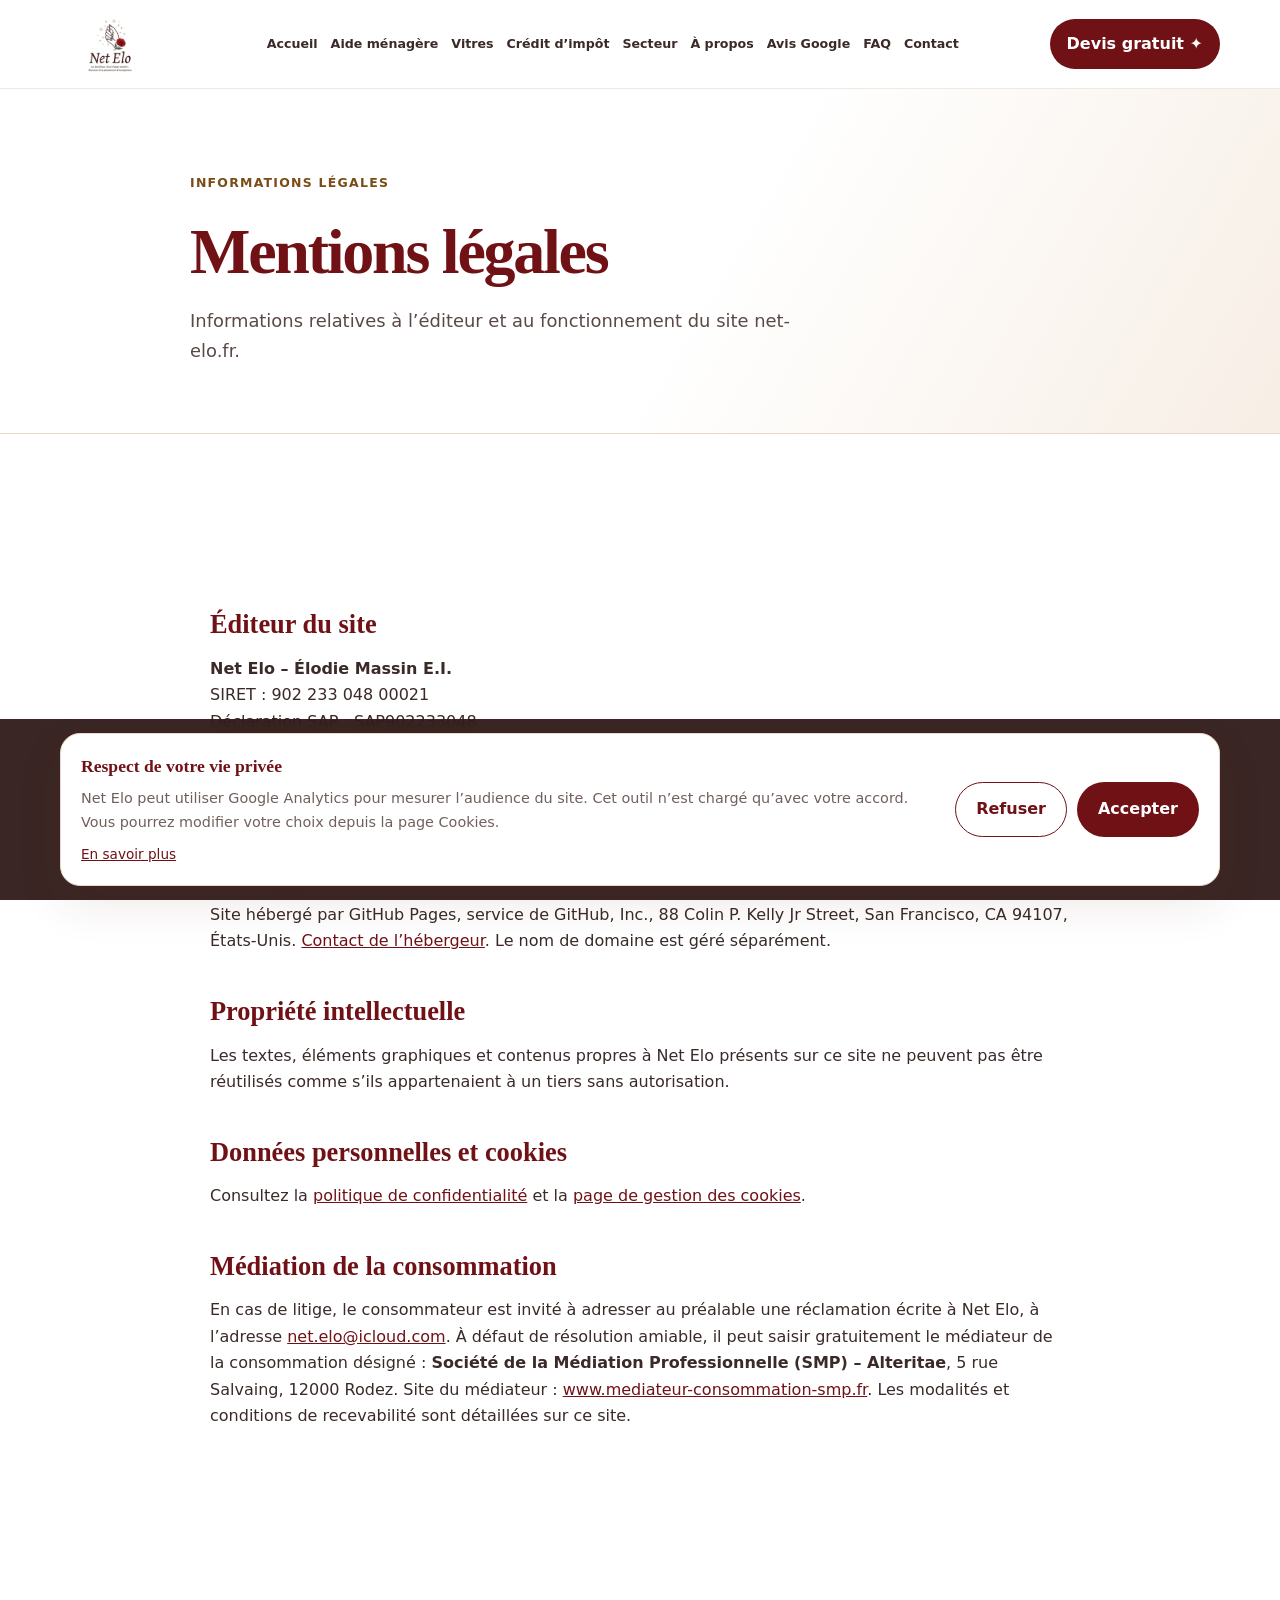
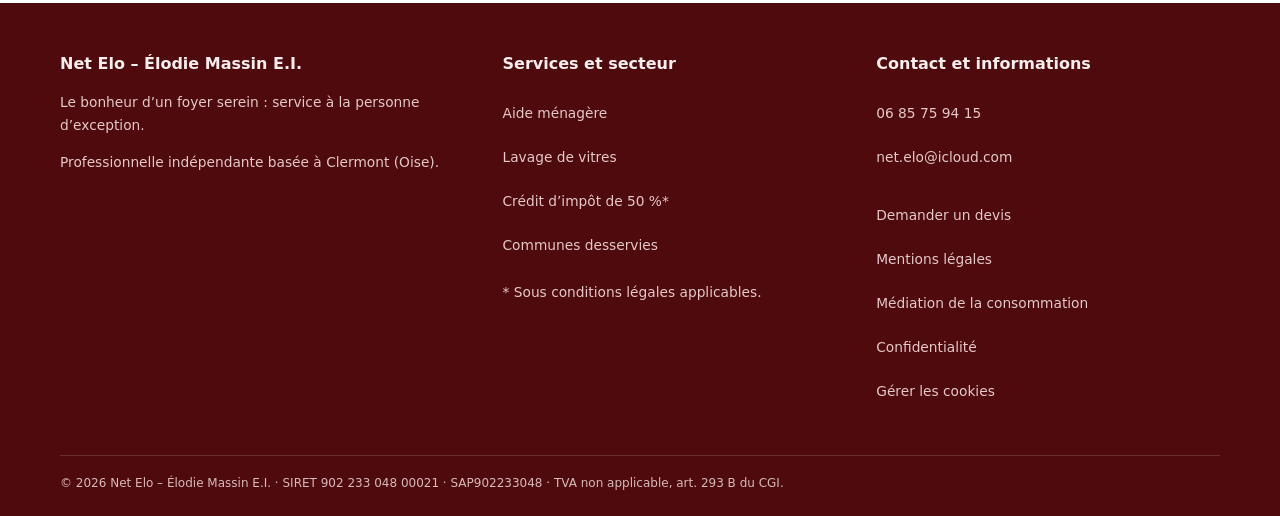
<file: mentions-legales.html>
<!doctype html>
<html lang="fr">
<head>
<meta charset="utf-8">
<meta name="viewport" content="width=device-width,initial-scale=1,viewport-fit=cover">
<title>Mentions légales | Net Elo</title>
<meta name="description" content="Mentions légales du site Net Elo – Élodie Massin E.I.">
<meta name="robots" content="index,follow,max-image-preview:large">
<link rel="canonical" href="https://net-elo.fr/mentions-legales.html">
<meta name="theme-color" content="#701116">
<meta property="og:type" content="website">
<meta property="og:locale" content="fr_FR">
<meta property="og:site_name" content="Net Elo">
<meta property="og:title" content="Mentions légales | Net Elo">
<meta property="og:description" content="Mentions légales du site Net Elo – Élodie Massin E.I.">
<meta property="og:url" content="https://net-elo.fr/mentions-legales.html">
<meta property="og:image" content="https://net-elo.fr/net-elo-partage.png?v=20261101">
<meta name="twitter:card" content="summary_large_image">
<meta name="twitter:title" content="Mentions légales | Net Elo">
<meta name="twitter:description" content="Mentions légales du site Net Elo – Élodie Massin E.I.">
<meta name="twitter:image" content="https://net-elo.fr/net-elo-partage.png?v=20261101">
<link rel="icon" href="/logo-net-elo.svg?v=20261101" type="image/svg+xml" sizes="any">
<link rel="apple-touch-icon" sizes="180x180" href="/apple-touch-icon.png?v=20261101">
<link rel="manifest" href="site.webmanifest">
<link rel="stylesheet" href="styles.css?v=20261108-refresh">

</head>
<body>
<header class="site-header"><div class="wrap nav"><a class="brand" href="./" aria-label="Net Elo, retour à l’accueil"><img class="brand-logo" src="/logo-net-elo.webp" width="720" height="720" alt="Net Elo – aide ménagère et lavage de vitres à Clermont" decoding="async"></a><button type="button" class="menu-toggle" id="menu-toggle" aria-expanded="false" aria-controls="site-navigation"><span>Menu</span><span aria-hidden="true">☰</span></button><nav id="site-navigation" class="site-navigation" aria-label="Navigation principale"><a href="./">Accueil</a><a href="aide-menagere.html">Aide ménagère</a><a href="vitres.html">Vitres</a><a href="sap.html">Crédit d’impôt</a><a href="secteur-intervention.html">Secteur</a><a href="a-propos.html">À propos</a><a href="./#avis">Avis Google</a><a href="faq.html">FAQ</a><a href="contact.html">Contact</a></nav><a class="btn primary nav-quote" href="contact.html">Devis gratuit ✦</a></div></header>
<main>
<section class="page-hero"><div class="wrap page-hero-inner">
  <p class="kicker">Informations légales</p>
  <h1>Mentions légales</h1>
  <div class="page-intro"><p class="lead">Informations relatives à l’éditeur et au fonctionnement du site net-elo.fr.</p></div>
</div></section>
<section class="section"><div class="wrap legal-content">
 <h2>Éditeur du site</h2>
 <p><strong>Net Elo – Élodie Massin E.I.</strong><br>SIRET : 902 233 048 00021<br>Déclaration SAP : SAP902233048<br>Téléphone : 06 85 75 94 15<br>E-mail : net.elo@icloud.com<br>TVA non applicable, article 293 B du CGI.</p>
 <h2>Hébergement</h2><p>Site hébergé par GitHub Pages, service de GitHub, Inc., 88 Colin P. Kelly Jr Street, San Francisco, CA 94107, États-Unis. <a href="https://support.github.com/" rel="noopener noreferrer">Contact de l’hébergeur</a>. Le nom de domaine est géré séparément.</p>
 <h2>Propriété intellectuelle</h2><p>Les textes, éléments graphiques et contenus propres à Net Elo présents sur ce site ne peuvent pas être réutilisés comme s’ils appartenaient à un tiers sans autorisation.</p>
 <h2>Données personnelles et cookies</h2><p>Consultez la <a href="confidentialite.html">politique de confidentialité</a> et la <a href="cookies.html">page de gestion des cookies</a>.</p>
 <h2 id="mediation">Médiation de la consommation</h2><p>En cas de litige, le consommateur est invité à adresser au préalable une réclamation écrite à Net Elo, à l’adresse <a href="mailto:net.elo@icloud.com">net.elo@icloud.com</a>. À défaut de résolution amiable, il peut saisir gratuitement le médiateur de la consommation désigné : <strong>Société de la Médiation Professionnelle (SMP) – Alteritae</strong>, 5 rue Salvaing, 12000 Rodez. Site du médiateur : <a href="https://www.mediateur-consommation-smp.fr/" rel="noopener noreferrer">www.mediateur-consommation-smp.fr</a>. Les modalités et conditions de recevabilité sont détaillées sur ce site.</p>
 </div></section>
</main>
<footer><div class="wrap footer-grid"><div><b>Net Elo – Élodie Massin E.I.</b><p>Le bonheur d’un foyer serein : service à la personne d’exception.</p><p>Professionnelle indépendante basée à Clermont (Oise).</p></div><div><b>Services et secteur</b><p><a href="aide-menagere.html">Aide ménagère</a><br><a href="vitres.html">Lavage de vitres</a><br><a href="sap.html">Crédit d’impôt de 50 %*</a><br><a href="secteur-intervention.html">Communes desservies</a></p><p class="footer-small">* Sous conditions légales applicables.</p></div><div><b>Contact et informations</b><p><a href="tel:+33685759415">06 85 75 94 15</a><br><a href="mailto:net.elo@icloud.com">net.elo@icloud.com</a></p><p><a href="contact.html">Demander un devis</a><br><a href="mentions-legales.html">Mentions légales</a><br><a href="mentions-legales.html#mediation">Médiation de la consommation</a><br><a href="confidentialite.html">Confidentialité</a><br><a href="cookies.html">Gérer les cookies</a></p></div></div><div class="wrap copy">© 2026 Net Elo – Élodie Massin E.I. · SIRET 902 233 048 00021 · SAP902233048 · TVA non applicable, art. 293 B du CGI.</div></footer>

<div id="cookie-banner" class="cookie-banner" hidden role="dialog" aria-live="polite" aria-label="Choix des cookies">
  <div class="cookie-inner">
    <div>
      <strong>Respect de votre vie privée</strong>
      <p>Net Elo peut utiliser Google Analytics pour mesurer l’audience du site. Cet outil n’est chargé qu’avec votre accord. Vous pourrez modifier votre choix depuis la page Cookies.</p>
      <a href="cookies.html">En savoir plus</a>
    </div>
    <div class="cookie-actions">
      <button type="button" id="cookie-refuse" class="btn outline">Refuser</button>
      <button type="button" id="cookie-accept" class="btn primary">Accepter</button>
    </div>
  </div>
</div>
<script src="site-config.js" defer></script>
<script src="site.js?v=20261108-refresh" defer></script>

<nav class="mobile-contact" aria-label="Contacter Net Elo">
  <p class="mobile-contact-label">Un besoin à domicile ? Parlons-en.</p>
  <div class="mobile-contact-actions">
    <a class="mobile-contact-call" href="tel:+33685759415" aria-label="Appeler Net Elo au 06 85 75 94 15">
      <svg viewBox="0 0 24 24" aria-hidden="true" focusable="false"><path d="M22 16.9v3a2 2 0 0 1-2.2 2 19.8 19.8 0 0 1-8.6-3.1 19.5 19.5 0 0 1-6-6A19.8 19.8 0 0 1 2.1 4.2 2 2 0 0 1 4.1 2h3a2 2 0 0 1 2 1.7c.1 1 .4 2 .7 2.9a2 2 0 0 1-.5 2.1L8 10a16 16 0 0 0 6 6l1.3-1.3a2 2 0 0 1 2.1-.5c.9.3 1.9.6 2.9.7a2 2 0 0 1 1.7 2z"/></svg>
      <span>Appeler</span>
    </a>
    <a class="mobile-contact-email" href="mailto:net.elo@icloud.com?subject=Demande%20de%20devis%20Net%20Elo" aria-label="Demander un devis à Net Elo par mail">
      <svg viewBox="0 0 24 24" aria-hidden="true" focusable="false"><rect x="2" y="4" width="20" height="16" rx="2"/><path d="m2 6 10 7L22 6"/></svg>
      <span>Demander un devis</span>
    </a>
  </div>
</nav>
</body>
</html>
</file>
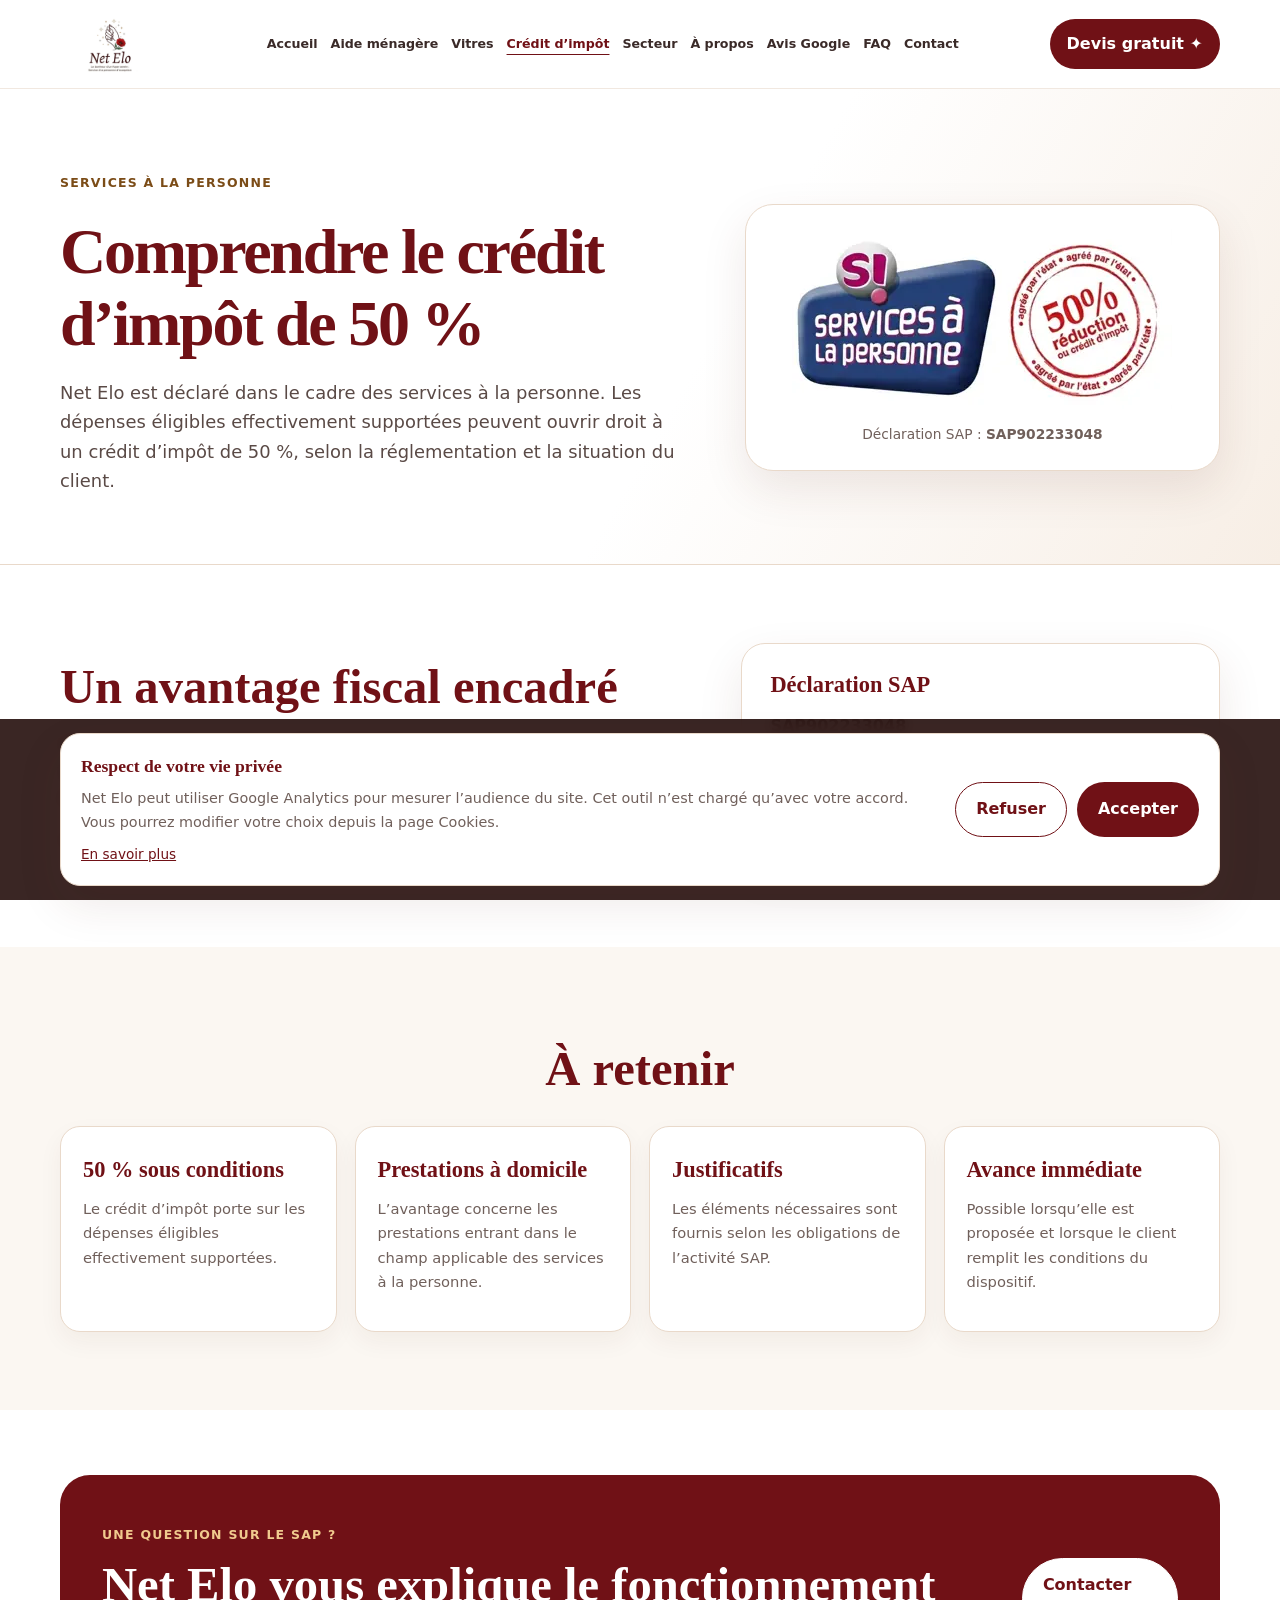
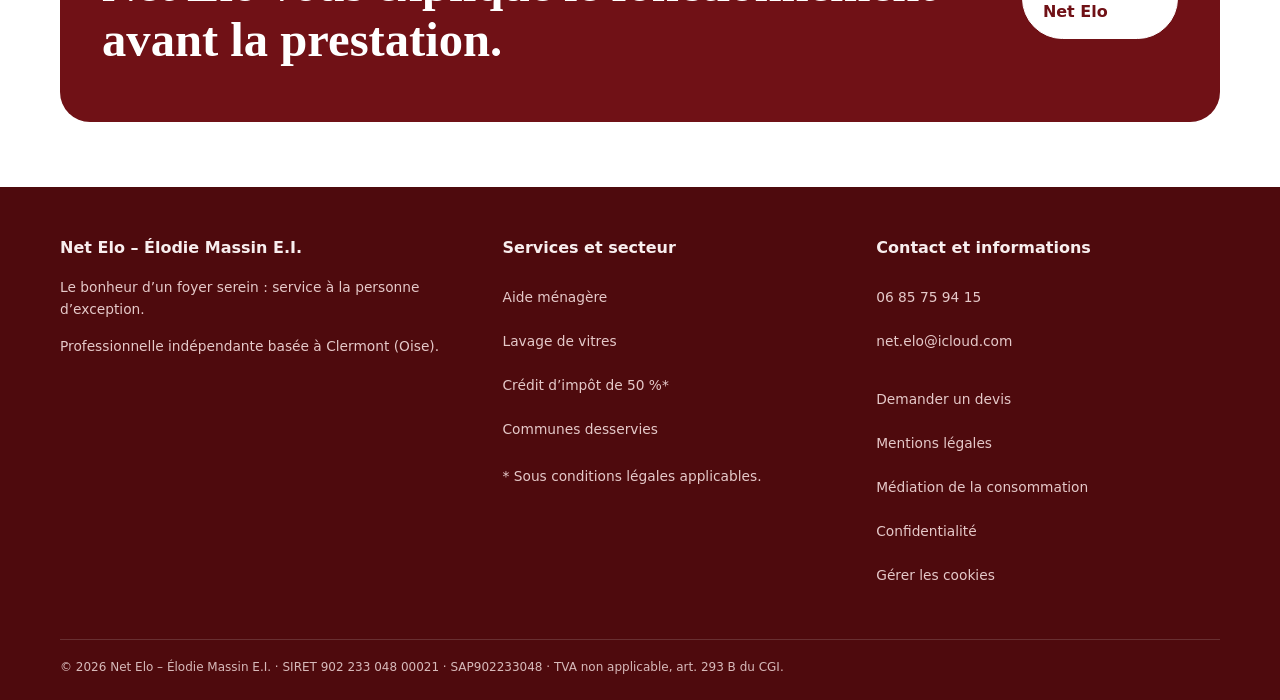
<file: sap.html>
<!doctype html>
<html lang="fr">
<head>
<meta charset="utf-8">
<meta name="viewport" content="width=device-width,initial-scale=1,viewport-fit=cover">
<title>Services à la personne et crédit d’impôt 50 % | Net Elo</title>
<meta name="description" content="Net Elo est prestataire déclaré de services à la personne. Les prestations éligibles peuvent ouvrir droit à un crédit d’impôt de 50 % selon les conditions fiscales en vigueur.">
<meta name="robots" content="index,follow,max-image-preview:large">
<link rel="canonical" href="https://net-elo.fr/sap.html">
<meta name="theme-color" content="#701116">
<meta property="og:type" content="website">
<meta property="og:locale" content="fr_FR">
<meta property="og:site_name" content="Net Elo">
<meta property="og:title" content="Services à la personne et crédit d’impôt 50 % | Net Elo">
<meta property="og:description" content="Net Elo est prestataire déclaré de services à la personne. Les prestations éligibles peuvent ouvrir droit à un crédit d’impôt de 50 % selon les conditions fiscales en vigueur.">
<meta property="og:url" content="https://net-elo.fr/sap.html">
<meta property="og:image" content="https://net-elo.fr/net-elo-partage.png?v=20261101">
<meta name="twitter:card" content="summary_large_image">
<meta name="twitter:title" content="Services à la personne et crédit d’impôt 50 % | Net Elo">
<meta name="twitter:description" content="Net Elo est prestataire déclaré de services à la personne. Les prestations éligibles peuvent ouvrir droit à un crédit d’impôt de 50 % selon les conditions fiscales en vigueur.">
<meta name="twitter:image" content="https://net-elo.fr/net-elo-partage.png?v=20261101">
<link rel="icon" href="/logo-net-elo.svg?v=20261101" type="image/svg+xml" sizes="any">
<link rel="apple-touch-icon" sizes="180x180" href="/apple-touch-icon.png?v=20261101">
<link rel="manifest" href="site.webmanifest">
<link rel="stylesheet" href="styles.css?v=20261108-refresh">


<script type="application/ld+json" id="net-elo-page-schema">
{
  "@context": "https://schema.org",
  "@type": "Service",
  "@id": "https://net-elo.fr/sap.html#service",
  "name": "Services à la personne – entretien du domicile",
  "serviceType": "Entretien du domicile dans le cadre des services à la personne",
  "url": "https://net-elo.fr/sap.html",
  "provider": {
    "@id": "https://net-elo.fr/#business"
  },
  "areaServed": [
    {
      "@type": "City",
      "name": "Clermont"
    },
    {
      "@type": "City",
      "name": "Fitz-James"
    },
    {
      "@type": "City",
      "name": "Agnetz"
    },
    {
      "@type": "City",
      "name": "Breuil-le-Sec"
    },
    {
      "@type": "City",
      "name": "Breuil-le-Vert"
    },
    {
      "@type": "City",
      "name": "Neuilly-sous-Clermont"
    },
    {
      "@type": "City",
      "name": "Bailleval"
    },
    {
      "@type": "City",
      "name": "Nointel"
    },
    {
      "@type": "City",
      "name": "Cambronne-lès-Clermont"
    }
  ],
  "description": "Prestations d'entretien du domicile relevant des services à la personne, avec crédit d'impôt de 50 % sous conditions."
}
</script>
</head>
<body>
<header class="site-header"><div class="wrap nav"><a class="brand" href="./" aria-label="Net Elo, retour à l’accueil"><img class="brand-logo" src="/logo-net-elo.webp" width="720" height="720" alt="Net Elo – aide ménagère et lavage de vitres à Clermont" decoding="async"></a><button type="button" class="menu-toggle" id="menu-toggle" aria-expanded="false" aria-controls="site-navigation"><span>Menu</span><span aria-hidden="true">☰</span></button><nav id="site-navigation" class="site-navigation" aria-label="Navigation principale"><a href="./">Accueil</a><a href="aide-menagere.html">Aide ménagère</a><a href="vitres.html">Vitres</a><a href="sap.html" aria-current="page">Crédit d’impôt</a><a href="secteur-intervention.html">Secteur</a><a href="a-propos.html">À propos</a><a href="./#avis">Avis Google</a><a href="faq.html">FAQ</a><a href="contact.html#formulaire-devis">Contact</a></nav><a class="btn primary nav-quote" href="contact.html#formulaire-devis">Devis gratuit ✦</a></div></header>
<main>
<section class="page-hero sap-page-hero"><div class="wrap sap-hero-grid">
  <div class="page-hero-inner">
    <p class="kicker">Services à la personne</p>
    <h1>Comprendre le crédit d’impôt de 50 %</h1>
    <div class="page-intro"><p class="lead">Net Elo est déclaré dans le cadre des services à la personne. Les dépenses éligibles effectivement supportées peuvent ouvrir droit à un crédit d’impôt de 50 %, selon la réglementation et la situation du client.</p></div>
  </div>
  <div class="sap-official-card"><img src="/logo-sap-credit.webp?v=20261005" alt="Logo officiel Services à la personne" loading="eager" decoding="async" width="380" height="180"><p>Déclaration SAP : <strong>SAP902233048</strong></p></div>
</div></section>
<section class="section"><div class="wrap two-col">
 <div><h2>Un avantage fiscal encadré</h2><p>Le crédit d’impôt ne doit pas être présenté comme une remise commerciale automatique. Il s’applique aux prestations éligibles et dans les limites prévues par la réglementation en vigueur.</p><p>Les justificatifs utiles sont établis dans le cadre de l’activité déclarée SAP.</p></div>
 <div class="info-panel"><h3>Déclaration SAP</h3><p><strong>SAP902233048</strong></p><p class="note">L’éligibilité et le montant de l’avantage fiscal dépendent des conditions applicables au foyer fiscal et à la prestation concernée.</p></div>
 </div></section>
 <section class="section soft"><div class="wrap"><h2 class="center">À retenir</h2><div class="feature-grid">
 <div class="feature"><h3>50 % sous conditions</h3><p>Le crédit d’impôt porte sur les dépenses éligibles effectivement supportées.</p></div>
 <div class="feature"><h3>Prestations à domicile</h3><p>L’avantage concerne les prestations entrant dans le champ applicable des services à la personne.</p></div>
 <div class="feature"><h3>Justificatifs</h3><p>Les éléments nécessaires sont fournis selon les obligations de l’activité SAP.</p></div>
 <div class="feature"><h3>Avance immédiate</h3><p>Possible lorsqu’elle est proposée et lorsque le client remplit les conditions du dispositif.</p></div>
 </div></div></section>
 <section class="cta"><div class="wrap cta-box"><div><p class="kicker light">Une question sur le SAP ?</p><h2>Net Elo vous explique le fonctionnement avant la prestation.</h2></div><a class="btn outline light-btn" href="contact.html#formulaire-devis">Contacter Net Elo</a></div></section>
</main>
<footer><div class="wrap footer-grid"><div><b>Net Elo – Élodie Massin E.I.</b><p>Le bonheur d’un foyer serein : service à la personne d’exception.</p><p>Professionnelle indépendante basée à Clermont (Oise).</p></div><div><b>Services et secteur</b><p><a href="aide-menagere.html">Aide ménagère</a><br><a href="vitres.html">Lavage de vitres</a><br><a href="sap.html">Crédit d’impôt de 50 %*</a><br><a href="secteur-intervention.html">Communes desservies</a></p><p class="footer-small">* Sous conditions légales applicables.</p></div><div><b>Contact et informations</b><p><a href="tel:+33685759415">06 85 75 94 15</a><br><a href="mailto:net.elo@icloud.com">net.elo@icloud.com</a></p><p><a href="contact.html#formulaire-devis">Demander un devis</a><br><a href="mentions-legales.html">Mentions légales</a><br><a href="mentions-legales.html#mediation">Médiation de la consommation</a><br><a href="confidentialite.html">Confidentialité</a><br><a href="cookies.html">Gérer les cookies</a></p></div></div><div class="wrap copy">© 2026 Net Elo – Élodie Massin E.I. · SIRET 902 233 048 00021 · SAP902233048 · TVA non applicable, art. 293 B du CGI.</div></footer>

<div id="cookie-banner" class="cookie-banner" hidden role="dialog" aria-live="polite" aria-label="Choix des cookies">
  <div class="cookie-inner">
    <div>
      <strong>Respect de votre vie privée</strong>
      <p>Net Elo peut utiliser Google Analytics pour mesurer l’audience du site. Cet outil n’est chargé qu’avec votre accord. Vous pourrez modifier votre choix depuis la page Cookies.</p>
      <a href="cookies.html">En savoir plus</a>
    </div>
    <div class="cookie-actions">
      <button type="button" id="cookie-refuse" class="btn outline">Refuser</button>
      <button type="button" id="cookie-accept" class="btn primary">Accepter</button>
    </div>
  </div>
</div>
<script src="site-config.js" defer></script>
<script src="site.js?v=20261108-refresh" defer></script>

<nav class="mobile-contact" aria-label="Contacter Net Elo">
  <p class="mobile-contact-label">Un besoin à domicile ? Parlons-en.</p>
  <div class="mobile-contact-actions">
    <a class="mobile-contact-call" href="tel:+33685759415" aria-label="Appeler Net Elo au 06 85 75 94 15">
      <svg viewBox="0 0 24 24" aria-hidden="true" focusable="false"><path d="M22 16.9v3a2 2 0 0 1-2.2 2 19.8 19.8 0 0 1-8.6-3.1 19.5 19.5 0 0 1-6-6A19.8 19.8 0 0 1 2.1 4.2 2 2 0 0 1 4.1 2h3a2 2 0 0 1 2 1.7c.1 1 .4 2 .7 2.9a2 2 0 0 1-.5 2.1L8 10a16 16 0 0 0 6 6l1.3-1.3a2 2 0 0 1 2.1-.5c.9.3 1.9.6 2.9.7a2 2 0 0 1 1.7 2z"/></svg>
      <span>Appeler</span>
    </a>
    <a class="mobile-contact-email" href="mailto:net.elo@icloud.com?subject=Demande%20de%20devis%20Net%20Elo" aria-label="Demander un devis à Net Elo par mail">
      <svg viewBox="0 0 24 24" aria-hidden="true" focusable="false"><rect x="2" y="4" width="20" height="16" rx="2"/><path d="m2 6 10 7L22 6"/></svg>
      <span>Demander un devis</span>
    </a>
  </div>
</nav>
</body>
</html>
</file>
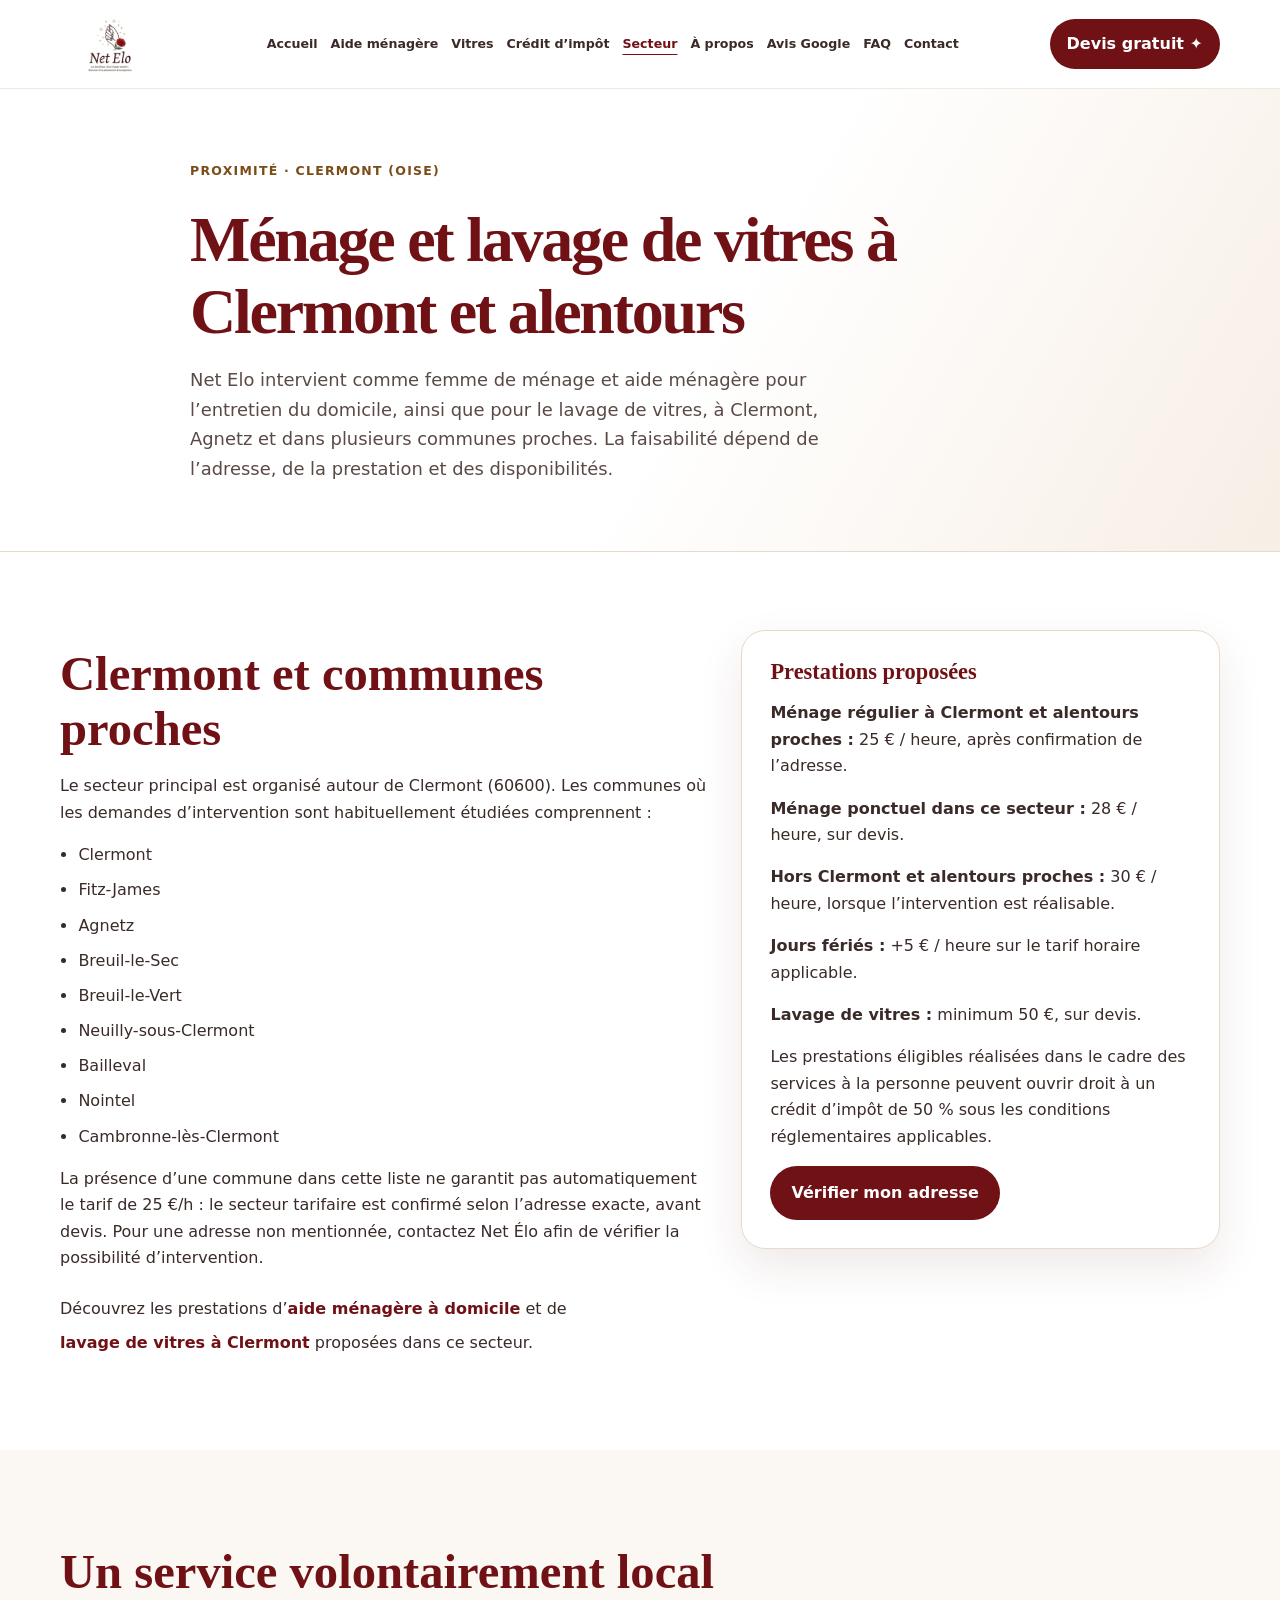
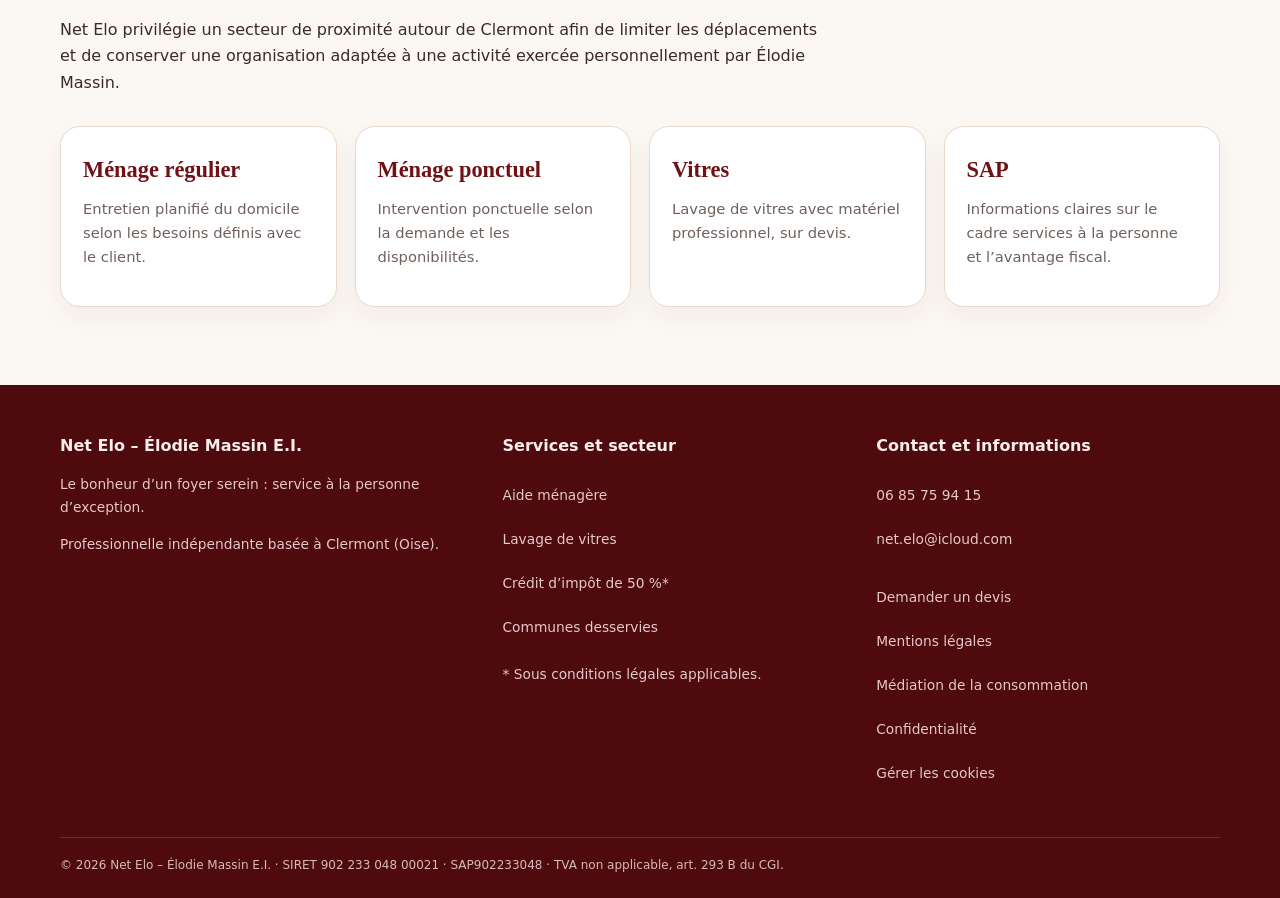
<file: secteur-intervention.html>
<!doctype html><html lang="fr"><head><meta charset="utf-8"><meta name="viewport" content="width=device-width,initial-scale=1,viewport-fit=cover"><title>Ménage et vitres autour de Clermont (60) | Net Élo</title><meta name="description" content="Ménage à domicile et lavage de vitres à Clermont, Agnetz, Fitz-James, Breuil-le-Sec et Breuil-le-Vert. Découvrez le secteur d’intervention de Net Élo."><meta name="robots" content="index,follow,max-image-preview:large"><link rel="canonical" href="https://net-elo.fr/secteur-intervention.html"><meta property="og:type" content="website"><meta property="og:locale" content="fr_FR"><meta property="og:site_name" content="Net Elo"><meta property="og:title" content="Zone d’intervention Net Elo autour de Clermont (60)"><meta property="og:description" content="Aide ménagère à domicile et lavage de vitres à Clermont et communes proches, selon disponibilités."><meta property="og:url" content="https://net-elo.fr/secteur-intervention.html"><meta property="og:image" content="https://net-elo.fr/net-elo-partage.png?v=20261101"><link rel="icon" href="/logo-net-elo.svg?v=20261101" type="image/svg+xml" sizes="any"><link rel="apple-touch-icon" sizes="180x180" href="/apple-touch-icon.png?v=20261101"><link rel="manifest" href="/site.webmanifest"><link rel="apple-touch-icon" sizes="180x180" href="/apple-touch-icon.png?v=20261101"><link rel="manifest" href="/site.webmanifest"><link rel="stylesheet" href="styles.css?v=20261108-refresh"><script type="application/ld+json">{"@context":"https://schema.org","@type":"Service","@id":"https://net-elo.fr/secteur-intervention.html#service-area","name":"Zone d’intervention Net Elo","provider":{"@id":"https://net-elo.fr/#business"},"areaServed":[{"@type": "City", "name": "Clermont"}, {"@type": "City", "name": "Fitz-James"}, {"@type": "City", "name": "Agnetz"}, {"@type": "City", "name": "Breuil-le-Sec"}, {"@type": "City", "name": "Breuil-le-Vert"}, {"@type": "City", "name": "Neuilly-sous-Clermont"}, {"@type": "City", "name": "Bailleval"}, {"@type": "City", "name": "Nointel"}, {"@type": "City", "name": "Cambronne-lès-Clermont"}]}</script></head><body><header class="site-header"><div class="wrap nav"><a class="brand" href="./" aria-label="Net Elo, retour à l’accueil"><img class="brand-logo" src="/logo-net-elo.svg?v=20261101" width="720" height="720" alt="Net Elo – aide ménagère et lavage de vitres à Clermont" decoding="async"></a><button type="button" class="menu-toggle" id="menu-toggle" aria-expanded="false" aria-controls="site-navigation"><span>Menu</span><span aria-hidden="true">☰</span></button><nav id="site-navigation" class="site-navigation" aria-label="Navigation principale"><a href="./">Accueil</a><a href="aide-menagere.html">Aide ménagère</a><a href="vitres.html">Vitres</a><a href="sap.html">Crédit d’impôt</a><a href="secteur-intervention.html" aria-current="page">Secteur</a><a href="a-propos.html">À propos</a><a href="./#avis">Avis Google</a><a href="faq.html">FAQ</a><a href="contact.html#formulaire-devis">Contact</a></nav><a class="btn primary nav-quote" href="contact.html#formulaire-devis">Devis gratuit ✦</a></div></header><main><section class="page-hero"><div class="wrap page-hero-inner"><div class="kicker">Proximité · Clermont (Oise)</div><h1>Ménage et lavage de vitres à Clermont et alentours</h1><p class="lead">Net Elo intervient comme femme de ménage et aide ménagère pour l’entretien du domicile, ainsi que pour le lavage de vitres, à Clermont, Agnetz et dans plusieurs communes proches. La faisabilité dépend de l’adresse, de la prestation et des disponibilités.</p></div></section><section class="section"><div class="wrap two-col"><div><h2>Clermont et communes proches</h2><p>Le secteur principal est organisé autour de Clermont (60600). Les communes où les demandes d’intervention sont habituellement étudiées comprennent :</p><ul class="plain-list"><li>Clermont</li><li>Fitz-James</li><li>Agnetz</li><li>Breuil-le-Sec</li><li>Breuil-le-Vert</li><li>Neuilly-sous-Clermont</li><li>Bailleval</li><li>Nointel</li><li>Cambronne-lès-Clermont</li></ul><p>La présence d’une commune dans cette liste ne garantit pas automatiquement le tarif de 25 €/h : le secteur tarifaire est confirmé selon l’adresse exacte, avant devis. Pour une adresse non mentionnée, contactez Net Élo afin de vérifier la possibilité d’intervention.</p><p>Découvrez les prestations d’<a class="text-link" href="aide-menagere.html">aide ménagère à domicile</a> et de <a class="text-link" href="vitres.html">lavage de vitres à Clermont</a> proposées dans ce secteur.</p></div><aside class="info-panel"><h3>Prestations proposées</h3><p><strong>Ménage régulier à Clermont et alentours proches :</strong> 25 € / heure, après confirmation de l’adresse.</p><p><strong>Ménage ponctuel dans ce secteur :</strong> 28 € / heure, sur devis.</p><p><strong>Hors Clermont et alentours proches :</strong> 30 € / heure, lorsque l’intervention est réalisable.</p><p><strong>Jours fériés :</strong> +5 € / heure sur le tarif horaire applicable.</p><p><strong>Lavage de vitres :</strong> minimum 50 €, sur devis.</p><p>Les prestations éligibles réalisées dans le cadre des services à la personne peuvent ouvrir droit à un crédit d’impôt de 50 % sous les conditions réglementaires applicables.</p><a class="btn primary" href="contact.html#formulaire-devis">Vérifier mon adresse</a></aside></div></section><section class="section soft"><div class="wrap"><h2>Un service volontairement local</h2><p class="page-intro">Net Elo privilégie un secteur de proximité autour de Clermont afin de limiter les déplacements et de conserver une organisation adaptée à une activité exercée personnellement par Élodie Massin.</p><div class="feature-grid"><div class="feature"><h3>Ménage régulier</h3><p>Entretien planifié du domicile selon les besoins définis avec le client.</p></div><div class="feature"><h3>Ménage ponctuel</h3><p>Intervention ponctuelle selon la demande et les disponibilités.</p></div><div class="feature"><h3>Vitres</h3><p>Lavage de vitres avec matériel professionnel, sur devis.</p></div><div class="feature"><h3>SAP</h3><p>Informations claires sur le cadre services à la personne et l’avantage fiscal.</p></div></div></div></section></main><footer><div class="wrap footer-grid"><div><b>Net Elo – Élodie Massin E.I.</b><p>Le bonheur d’un foyer serein : service à la personne d’exception.</p><p>Professionnelle indépendante basée à Clermont (Oise).</p></div><div><b>Services et secteur</b><p><a href="aide-menagere.html">Aide ménagère</a><br><a href="vitres.html">Lavage de vitres</a><br><a href="sap.html">Crédit d’impôt de 50 %*</a><br><a href="secteur-intervention.html">Communes desservies</a></p><p class="footer-small">* Sous conditions légales applicables.</p></div><div><b>Contact et informations</b><p><a href="tel:+33685759415">06 85 75 94 15</a><br><a href="mailto:net.elo@icloud.com">net.elo@icloud.com</a></p><p><a href="contact.html#formulaire-devis">Demander un devis</a><br><a href="mentions-legales.html">Mentions légales</a><br><a href="mentions-legales.html#mediation">Médiation de la consommation</a><br><a href="confidentialite.html">Confidentialité</a><br><a href="cookies.html">Gérer les cookies</a></p></div></div><div class="wrap copy">© 2026 Net Elo – Élodie Massin E.I. · SIRET 902 233 048 00021 · SAP902233048 · TVA non applicable, art. 293 B du CGI.</div></footer><script src="site-config.js" defer></script><script src="site.js?v=20261108-refresh"></script>
<nav class="mobile-contact" aria-label="Contacter Net Elo">
  <p class="mobile-contact-label">Un besoin à domicile ? Parlons-en.</p>
  <div class="mobile-contact-actions">
    <a class="mobile-contact-call" href="tel:+33685759415" aria-label="Appeler Net Elo au 06 85 75 94 15">
      <svg viewBox="0 0 24 24" aria-hidden="true" focusable="false"><path d="M22 16.9v3a2 2 0 0 1-2.2 2 19.8 19.8 0 0 1-8.6-3.1 19.5 19.5 0 0 1-6-6A19.8 19.8 0 0 1 2.1 4.2 2 2 0 0 1 4.1 2h3a2 2 0 0 1 2 1.7c.1 1 .4 2 .7 2.9a2 2 0 0 1-.5 2.1L8 10a16 16 0 0 0 6 6l1.3-1.3a2 2 0 0 1 2.1-.5c.9.3 1.9.6 2.9.7a2 2 0 0 1 1.7 2z"/></svg>
      <span>Appeler</span>
    </a>
    <a class="mobile-contact-email" href="mailto:net.elo@icloud.com?subject=Demande%20de%20devis%20Net%20Elo" aria-label="Demander un devis à Net Elo par mail">
      <svg viewBox="0 0 24 24" aria-hidden="true" focusable="false"><rect x="2" y="4" width="20" height="16" rx="2"/><path d="m2 6 10 7L22 6"/></svg>
      <span>Demander un devis</span>
    </a>
  </div>
</nav>
<div id="cookie-banner" class="cookie-banner" hidden role="dialog" aria-live="polite" aria-label="Choix des cookies">
  <div class="cookie-inner">
    <div>
      <strong>Respect de votre vie privée</strong>
      <p>Net Elo peut utiliser Google Analytics pour mesurer l’audience du site. Cet outil n’est chargé qu’avec votre accord. Vous pourrez modifier votre choix depuis la page Cookies.</p>
      <a href="cookies.html">En savoir plus</a>
    </div>
    <div class="cookie-actions">
      <button type="button" id="cookie-refuse" class="btn outline">Refuser</button>
      <button type="button" id="cookie-accept" class="btn primary">Accepter</button>
    </div>
  </div>
</div>
</body></html>
</file>
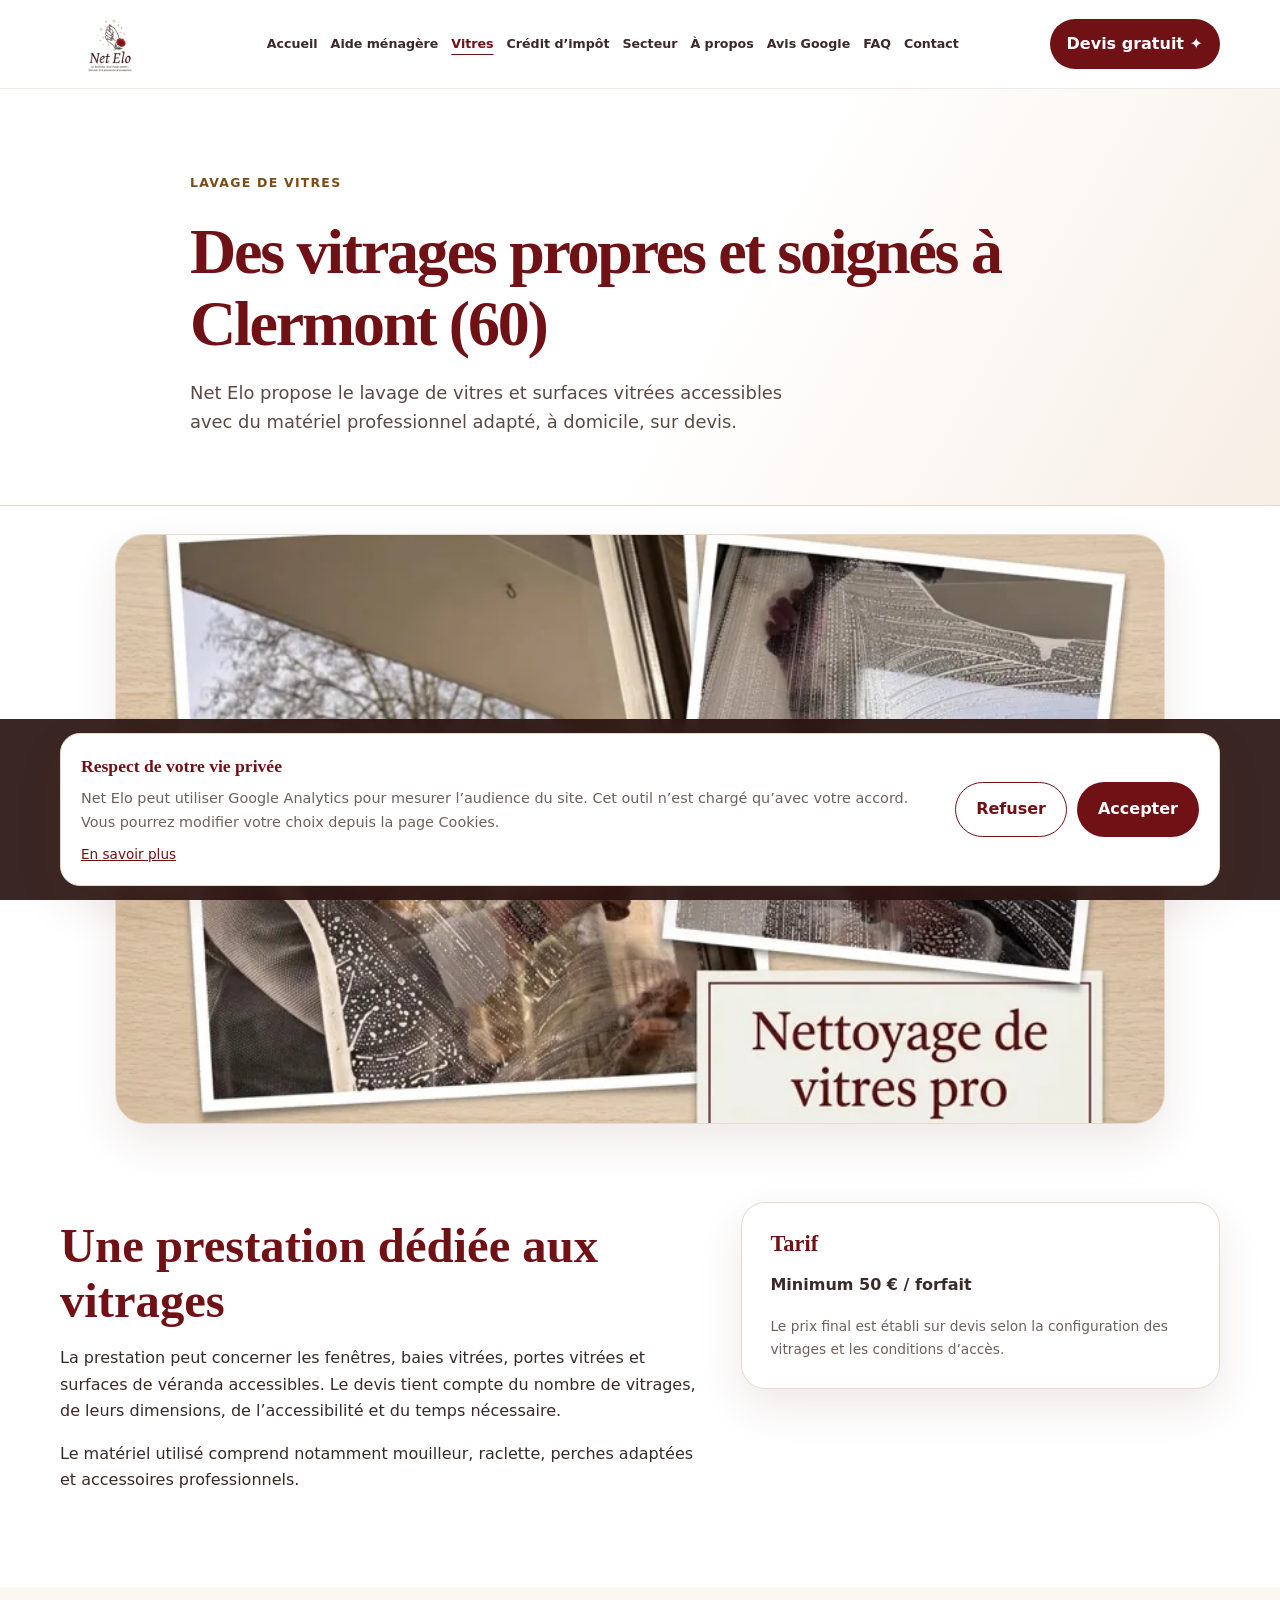
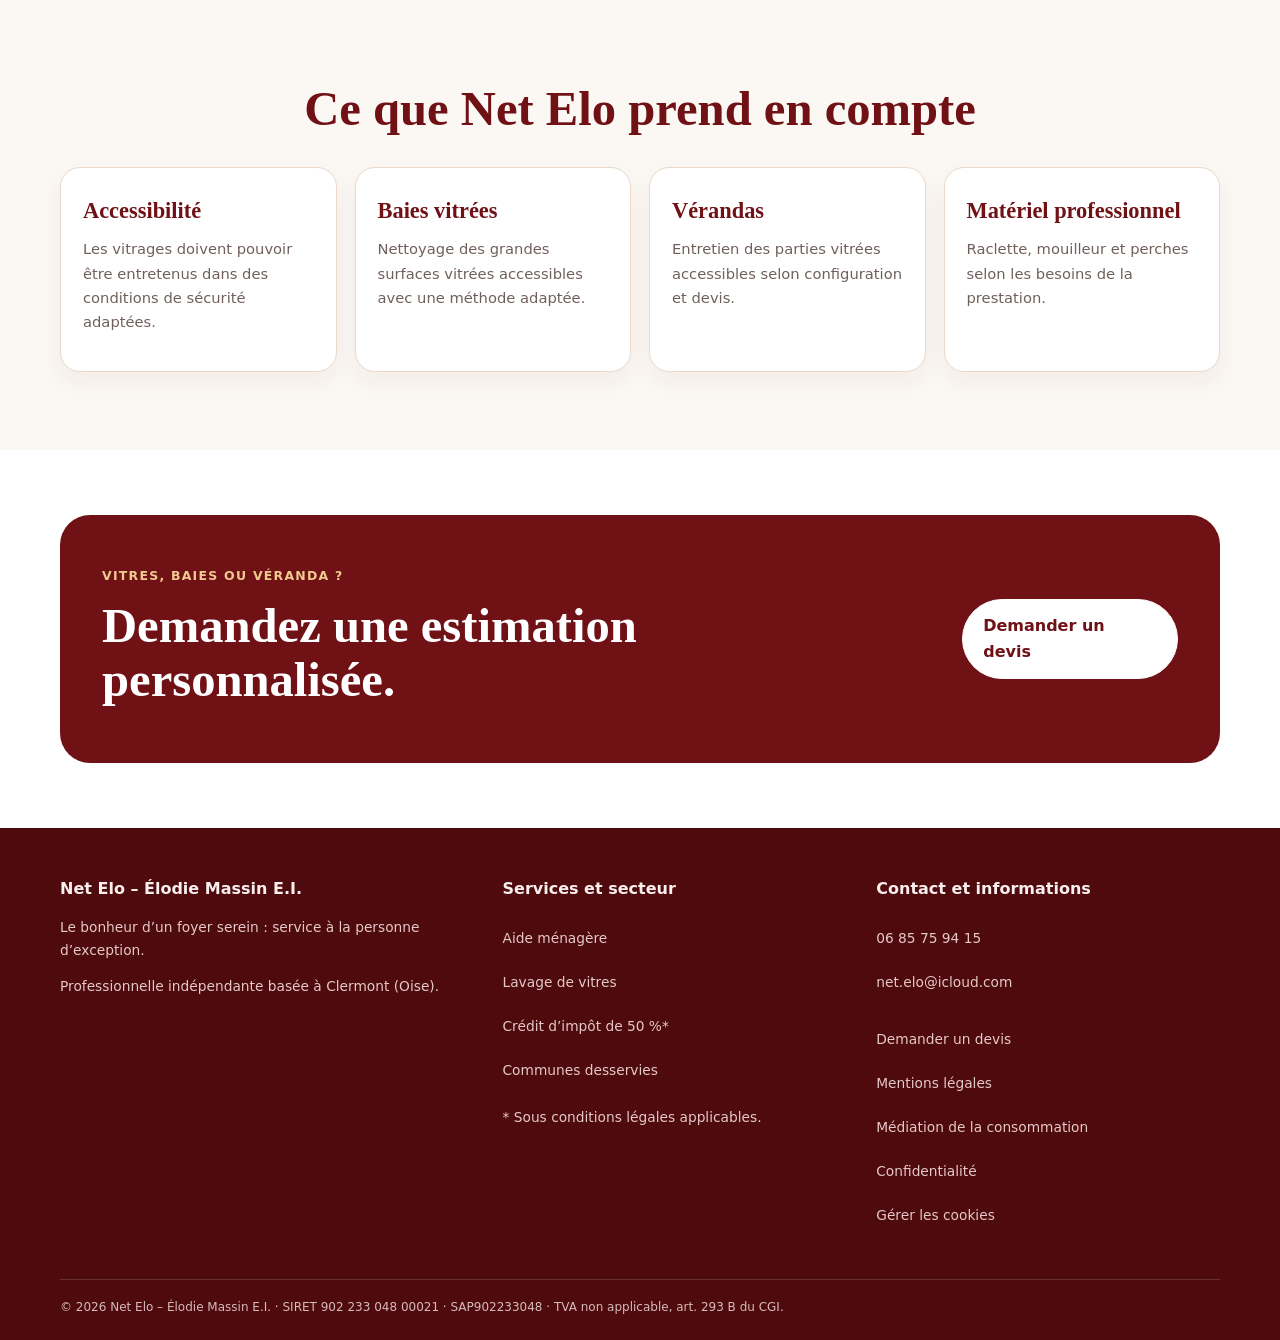
<file: vitres.html>
<!doctype html>
<html lang="fr">
<head>
<meta charset="utf-8">
<meta name="viewport" content="width=device-width,initial-scale=1,viewport-fit=cover">
<title>Lavage de vitres à Clermont (60) | Net Elo</title>
<meta name="description" content="Nettoyage de vitres, fenêtres, baies vitrées et vérandas accessibles à Clermont et alentours. Matériel professionnel, forfait minimum 50 €, sur devis.">
<meta name="robots" content="index,follow,max-image-preview:large">
<link rel="canonical" href="https://net-elo.fr/vitres.html">
<meta name="theme-color" content="#701116">
<meta property="og:type" content="website">
<meta property="og:locale" content="fr_FR">
<meta property="og:site_name" content="Net Elo">
<meta property="og:title" content="Lavage de vitres à Clermont (60) | Net Elo">
<meta property="og:description" content="Nettoyage de vitres, fenêtres, baies vitrées et vérandas accessibles à Clermont et alentours. Matériel professionnel, forfait minimum 50 €, sur devis.">
<meta property="og:url" content="https://net-elo.fr/vitres.html">
<meta property="og:image" content="https://net-elo.fr/net-elo-partage.png?v=20261101">
<meta name="twitter:card" content="summary_large_image">
<meta name="twitter:title" content="Lavage de vitres à Clermont (60) | Net Elo">
<meta name="twitter:description" content="Nettoyage de vitres, fenêtres, baies vitrées et vérandas accessibles à Clermont et alentours. Matériel professionnel, forfait minimum 50 €, sur devis.">
<meta name="twitter:image" content="https://net-elo.fr/net-elo-partage.png?v=20261101">
<link rel="icon" href="/logo-net-elo.svg?v=20261101" type="image/svg+xml" sizes="any">
<link rel="apple-touch-icon" sizes="180x180" href="/apple-touch-icon.png?v=20261101">
<link rel="manifest" href="site.webmanifest">
<link rel="stylesheet" href="styles.css?v=20261108-refresh">


<script type="application/ld+json" id="net-elo-page-schema">
{
  "@context": "https://schema.org",
  "@type": "Service",
  "@id": "https://net-elo.fr/vitres.html#service",
  "name": "Lavage de vitres à domicile à Clermont et alentours",
  "serviceType": "Lavage de vitres à domicile",
  "url": "https://net-elo.fr/vitres.html",
  "provider": {
    "@id": "https://net-elo.fr/#business"
  },
  "areaServed": [
    {
      "@type": "City",
      "name": "Clermont"
    },
    {
      "@type": "City",
      "name": "Fitz-James"
    },
    {
      "@type": "City",
      "name": "Agnetz"
    },
    {
      "@type": "City",
      "name": "Breuil-le-Sec"
    },
    {
      "@type": "City",
      "name": "Breuil-le-Vert"
    },
    {
      "@type": "City",
      "name": "Neuilly-sous-Clermont"
    },
    {
      "@type": "City",
      "name": "Bailleval"
    },
    {
      "@type": "City",
      "name": "Nointel"
    },
    {
      "@type": "City",
      "name": "Cambronne-lès-Clermont"
    }
  ],
  "description": "Lavage de vitres à domicile à Clermont et alentours, sur devis.",
  "offers": {
    "@type": "Offer",
    "name": "Lavage de vitres",
    "price": "30",
    "priceCurrency": "EUR",
    "description": "Forfait minimum 50 €, sur devis.",
    "url": "https://net-elo.fr/vitres.html"
  }
}
</script>
</head>
<body>
<header class="site-header"><div class="wrap nav"><a class="brand" href="./" aria-label="Net Elo, retour à l’accueil"><img class="brand-logo" src="/logo-net-elo.webp" width="720" height="720" alt="Net Elo – aide ménagère et lavage de vitres à Clermont" decoding="async"></a><button type="button" class="menu-toggle" id="menu-toggle" aria-expanded="false" aria-controls="site-navigation"><span>Menu</span><span aria-hidden="true">☰</span></button><nav id="site-navigation" class="site-navigation" aria-label="Navigation principale"><a href="./">Accueil</a><a href="aide-menagere.html">Aide ménagère</a><a href="vitres.html" aria-current="page">Vitres</a><a href="sap.html">Crédit d’impôt</a><a href="secteur-intervention.html">Secteur</a><a href="a-propos.html">À propos</a><a href="./#avis">Avis Google</a><a href="faq.html">FAQ</a><a href="contact.html#formulaire-devis">Contact</a></nav><a class="btn primary nav-quote" href="contact.html#formulaire-devis">Devis gratuit ✦</a></div></header>
<main>
<section class="page-hero"><div class="wrap page-hero-inner">
  <p class="kicker">Lavage de vitres</p>
  <h1>Des vitrages propres et soignés à Clermont (60)</h1>
  <div class="page-intro"><p class="lead">Net Elo propose le lavage de vitres et surfaces vitrées accessibles avec du matériel professionnel adapté, à domicile, sur devis.</p></div>
</div></section>
<section class="service-showcase"><div class="wrap"><img src="/illustration-lavage-vitres.webp" alt="Lavage de vitres avec un mouilleur et du matériel professionnel Net Elo" loading="lazy" decoding="async" width="800" height="600"></div></section>
<section class="section"><div class="wrap two-col">
 <div><h2>Une prestation dédiée aux vitrages</h2><p>La prestation peut concerner les fenêtres, baies vitrées, portes vitrées et surfaces de véranda accessibles. Le devis tient compte du nombre de vitrages, de leurs dimensions, de l’accessibilité et du temps nécessaire.</p><p>Le matériel utilisé comprend notamment mouilleur, raclette, perches adaptées et accessoires professionnels.</p></div>
 <div class="info-panel"><h3>Tarif</h3><p><strong>Minimum 50 € / forfait</strong></p><p class="note">Le prix final est établi sur devis selon la configuration des vitrages et les conditions d’accès.</p></div>
 </div></section>
 <section class="section soft"><div class="wrap"><h2 class="center">Ce que Net Elo prend en compte</h2><div class="feature-grid">
 <div class="feature"><h3>Accessibilité</h3><p>Les vitrages doivent pouvoir être entretenus dans des conditions de sécurité adaptées.</p></div>
 <div class="feature"><h3>Baies vitrées</h3><p>Nettoyage des grandes surfaces vitrées accessibles avec une méthode adaptée.</p></div>
 <div class="feature"><h3>Vérandas</h3><p>Entretien des parties vitrées accessibles selon configuration et devis.</p></div>
 <div class="feature"><h3>Matériel professionnel</h3><p>Raclette, mouilleur et perches selon les besoins de la prestation.</p></div>
 </div></div></section>
 <section class="cta"><div class="wrap cta-box"><div><p class="kicker light">Vitres, baies ou véranda ?</p><h2>Demandez une estimation personnalisée.</h2></div><a class="btn outline light-btn" href="contact.html#formulaire-devis">Demander un devis</a></div></section>
</main>
<footer><div class="wrap footer-grid"><div><b>Net Elo – Élodie Massin E.I.</b><p>Le bonheur d’un foyer serein : service à la personne d’exception.</p><p>Professionnelle indépendante basée à Clermont (Oise).</p></div><div><b>Services et secteur</b><p><a href="aide-menagere.html">Aide ménagère</a><br><a href="vitres.html">Lavage de vitres</a><br><a href="sap.html">Crédit d’impôt de 50 %*</a><br><a href="secteur-intervention.html">Communes desservies</a></p><p class="footer-small">* Sous conditions légales applicables.</p></div><div><b>Contact et informations</b><p><a href="tel:+33685759415">06 85 75 94 15</a><br><a href="mailto:net.elo@icloud.com">net.elo@icloud.com</a></p><p><a href="contact.html#formulaire-devis">Demander un devis</a><br><a href="mentions-legales.html">Mentions légales</a><br><a href="mentions-legales.html#mediation">Médiation de la consommation</a><br><a href="confidentialite.html">Confidentialité</a><br><a href="cookies.html">Gérer les cookies</a></p></div></div><div class="wrap copy">© 2026 Net Elo – Élodie Massin E.I. · SIRET 902 233 048 00021 · SAP902233048 · TVA non applicable, art. 293 B du CGI.</div></footer>

<div id="cookie-banner" class="cookie-banner" hidden role="dialog" aria-live="polite" aria-label="Choix des cookies">
  <div class="cookie-inner">
    <div>
      <strong>Respect de votre vie privée</strong>
      <p>Net Elo peut utiliser Google Analytics pour mesurer l’audience du site. Cet outil n’est chargé qu’avec votre accord. Vous pourrez modifier votre choix depuis la page Cookies.</p>
      <a href="cookies.html">En savoir plus</a>
    </div>
    <div class="cookie-actions">
      <button type="button" id="cookie-refuse" class="btn outline">Refuser</button>
      <button type="button" id="cookie-accept" class="btn primary">Accepter</button>
    </div>
  </div>
</div>
<script src="site-config.js" defer></script>
<script src="site.js?v=20261108-refresh" defer></script>

<nav class="mobile-contact" aria-label="Contacter Net Elo">
  <p class="mobile-contact-label">Un besoin à domicile ? Parlons-en.</p>
  <div class="mobile-contact-actions">
    <a class="mobile-contact-call" href="tel:+33685759415" aria-label="Appeler Net Elo au 06 85 75 94 15">
      <svg viewBox="0 0 24 24" aria-hidden="true" focusable="false"><path d="M22 16.9v3a2 2 0 0 1-2.2 2 19.8 19.8 0 0 1-8.6-3.1 19.5 19.5 0 0 1-6-6A19.8 19.8 0 0 1 2.1 4.2 2 2 0 0 1 4.1 2h3a2 2 0 0 1 2 1.7c.1 1 .4 2 .7 2.9a2 2 0 0 1-.5 2.1L8 10a16 16 0 0 0 6 6l1.3-1.3a2 2 0 0 1 2.1-.5c.9.3 1.9.6 2.9.7a2 2 0 0 1 1.7 2z"/></svg>
      <span>Appeler</span>
    </a>
    <a class="mobile-contact-email" href="mailto:net.elo@icloud.com?subject=Demande%20de%20devis%20Net%20Elo" aria-label="Demander un devis à Net Elo par mail">
      <svg viewBox="0 0 24 24" aria-hidden="true" focusable="false"><rect x="2" y="4" width="20" height="16" rx="2"/><path d="m2 6 10 7L22 6"/></svg>
      <span>Demander un devis</span>
    </a>
  </div>
</nav>
</body>
</html>
</file>
<file: styles.css>
:root{--wine:#701116;--wine2:#8d2428;--gold:#c79753;--cream:#fbf7f2;--soft:#f6eee7;--ink:#3a2a28;--muted:#70605b;--line:#e9d9ca;--white:#fff;--shadow:0 18px 45px rgba(85,35,28,.10)}*{box-sizing:border-box}html{scroll-behavior:smooth}body{margin:0;font-family:Inter,ui-sans-serif,system-ui,-apple-system,BlinkMacSystemFont,"Segoe UI",sans-serif;color:var(--ink);background:#fff;line-height:1.65}a{text-decoration:none;color:inherit}.wrap{width:min(1160px,calc(100% - 34px));margin:auto}.site-header{position:sticky;top:0;z-index:50;background:rgba(255,255,255,.97);backdrop-filter:blur(10px);border-bottom:1px solid #f1e8e0}.nav{min-height:88px;display:flex;align-items:center;justify-content:space-between;gap:24px}.brand{display:flex;align-items:center;gap:12px;min-width:170px}.brand img{width:78px;height:66px;object-fit:contain}.brand strong{display:block;color:var(--wine);font-family:Georgia,"Times New Roman",serif;font-size:1.65rem}.brand small{display:block;color:var(--muted);font-size:.7rem}.nav nav{display:flex;gap:24px;font-size:.9rem;font-weight:700}.nav nav a:hover{color:var(--wine)}.btn{display:inline-flex;align-items:center;justify-content:center;border-radius:999px;padding:13px 20px;font-weight:800;border:1px solid transparent;transition:.2s}.primary{background:var(--wine);color:white}.primary:hover{background:#570b0f;transform:translateY(-1px)}.outline{background:white;border-color:var(--wine);color:var(--wine)}.hero{background:linear-gradient(90deg,#fff 0%,#fff 47%,#f7eee5 100%);padding:62px 0 42px}.hero-grid{display:grid;grid-template-columns:1.02fr .98fr;gap:42px;align-items:center}.kicker{font-weight:900;text-transform:uppercase;letter-spacing:.1em;color:var(--gold);font-size:.78rem}.kicker.center{text-align:center}.kicker.light{color:#f0ca8e}h1,h2,h3{font-family:Georgia,"Times New Roman",serif;color:var(--wine);line-height:1.12;margin:.35em 0}h1{font-size:clamp(2.8rem,5vw,4.8rem);letter-spacing:-.035em}h1 span{display:block;font-size:.43em;font-weight:400;letter-spacing:0;margin-top:.25em}h2{font-size:clamp(2rem,3.8vw,3.15rem)}h3{font-size:1.4rem}.lead{font-size:1.12rem;max-width:630px;color:#5a4a46}.actions{display:flex;gap:12px;flex-wrap:wrap;margin-top:25px}.mini-trust{display:flex;flex-wrap:wrap;gap:17px;margin-top:28px;font-size:.88rem;font-weight:700;color:#5a4a46}.hero-room{min-height:420px;border-radius:34px;background:linear-gradient(135deg,rgba(255,255,255,.2),rgba(112,17,22,.08));box-shadow:var(--shadow);position:relative;overflow:hidden}.hero-media{position:absolute;inset:0;display:block;width:100%;height:100%}.hero-media img{display:block;width:100%;height:100%;object-fit:cover;object-position:center}.hero-room:after{content:"";position:absolute;inset:0;background:linear-gradient(90deg,rgba(255,255,255,.03),rgba(112,17,22,.04))}.room-copy{position:absolute;z-index:2;right:24px;bottom:24px;max-width:300px;background:rgba(255,255,255,.93);border:1px solid var(--line);border-radius:20px;padding:18px;box-shadow:var(--shadow)}.room-copy b{display:block;color:var(--wine);font-family:Georgia,serif;font-size:1.15rem}.room-copy span{font-size:.87rem;color:var(--muted)}.sap{padding:0 0 28px;background:#fff}.sap-box{display:grid;grid-template-columns:1.25fr 1fr 1fr 1fr;gap:0;background:var(--cream);border:1px solid var(--line);border-radius:26px;box-shadow:var(--shadow);overflow:hidden}.sap-title,.sap-item{padding:25px}.sap-title{display:flex;align-items:center;gap:14px}.sap-title strong,.sap-title b{display:block}.sap-title strong{font-size:1.6rem;color:var(--wine);font-family:Georgia,serif}.sap-icon{display:grid;place-items:center;width:70px;height:70px;border-radius:20px;background:var(--wine);color:white;font-weight:900}.sap-item{border-left:1px solid var(--line)}.sap-item b{display:block;color:var(--wine);margin-bottom:5px}.sap-item span{font-size:.87rem;color:var(--muted)}.legal-note{text-align:center;font-size:.75rem;color:#84746f;margin:10px 0 0}.section{padding:78px 0}.section.soft{background:var(--cream)}.center{text-align:center}.cards{display:grid;grid-template-columns:repeat(3,1fr);gap:22px;margin-top:35px}.card{background:#fff;border:1px solid var(--line);border-radius:24px;padding:24px;box-shadow:0 10px 30px rgba(85,35,28,.06)}.visual{height:130px;border-radius:18px;background:linear-gradient(145deg,#fff8f1,#f0e2d5);display:grid;place-items:center;font-size:3rem;color:var(--wine)}.card p{color:var(--muted)}.rates-grid{display:grid;grid-template-columns:1.08fr .92fr;gap:28px}.rate-cards{display:grid;grid-template-columns:repeat(3,1fr);gap:13px;margin:25px 0}.rate{background:#fff;border:1px solid var(--line);border-radius:20px;padding:20px;text-align:center}.rate span{display:block;font-size:.83rem;font-weight:800}.rate strong{display:block;color:var(--wine);font-family:Georgia,serif;font-size:2.35rem}.rate small{color:var(--muted)}.note{font-size:.86rem;color:var(--muted)}.included{padding:14px 18px;border-radius:16px;background:#fff;border-left:4px solid var(--gold)}.included-panel{background:#fff;border:1px solid var(--line);border-radius:24px;padding:28px}.included-panel ul{list-style:none;padding:0;margin:20px 0}.included-panel li{padding:8px 0;border-bottom:1px dashed var(--line)}.client-box{padding:16px;border-radius:16px;background:#f7eee7;color:#5a433d}.about-grid{display:grid;grid-template-columns:minmax(0,.34fr) minmax(0,.66fr);gap:42px;align-items:center}.about-grid>*{min-width:0}.portrait-img{display:block;width:100%;max-width:650px;height:auto;border-radius:inherit}.portrait{border-radius:28px;background:linear-gradient(135deg,#efe1d4,#fff);min-height:280px;display:grid;place-items:center;border:1px solid var(--line)}.portrait-placeholder{text-align:center;color:var(--wine);font-family:Georgia,serif;font-size:2rem}.portrait-placeholder small{font-family:Inter,sans-serif;font-size:.75rem;color:var(--muted)}.qualities{display:grid;grid-template-columns:1fr 1fr;gap:12px;margin-top:24px}.qualities span{padding:14px;border:1px solid var(--line);border-radius:15px;background:#fff}.steps{display:grid;grid-template-columns:repeat(4,1fr);gap:16px;margin-top:28px}.steps>div{background:#fff;border:1px solid var(--line);border-radius:20px;padding:23px;text-align:center}.steps b{width:36px;height:36px;border-radius:50%;background:var(--wine);color:white;display:grid;place-items:center;margin:0 auto 14px}.steps p{font-size:.88rem;color:var(--muted)}.cta{padding:65px 0;background:#fff}.cta-box{background:var(--wine);color:white;border-radius:30px;padding:38px 42px;display:flex;align-items:center;justify-content:space-between;gap:25px}.cta-box h2{color:white;margin-top:0}.cta-box p{color:#f0deda}.contact{display:flex;flex-direction:column;gap:8px;min-width:230px}.contact a{background:white;color:var(--wine);border-radius:999px;padding:12px 18px;text-align:center;font-weight:900}footer{background:#4e0a0d;color:#f8eeee;padding:48px 0 22px}.footer-grid{display:grid;grid-template-columns:1.2fr 1fr 1fr;gap:30px}.footer-grid p{font-size:.86rem;color:#e5c9c9}.copy{border-top:1px solid rgba(255,255,255,.15);padding-top:18px;margin-top:28px;font-size:.75rem;color:#d7baba}.brand-logo{width:152px!important;height:82px!important;object-fit:contain!important;display:block}.sr-only{position:absolute;width:1px;height:1px;padding:0;margin:-1px;overflow:hidden;clip:rect(0,0,0,0);white-space:nowrap;border:0}.reviews-section{background:linear-gradient(180deg,#fff 0%,#fbf7f2 100%)}.reviews-lead{max-width:760px;margin:0 auto 30px;text-align:center;color:var(--muted)}.review-carousel{display:grid;grid-auto-flow:column;grid-auto-columns:minmax(290px,1fr);gap:18px;overflow-x:auto;scroll-snap-type:x mandatory;padding:8px 4px 20px;scrollbar-width:thin;scrollbar-color:var(--gold) transparent}.review-card{scroll-snap-align:start;background:#fff;border:1px solid var(--line);border-radius:24px;padding:26px;box-shadow:0 12px 30px rgba(85,35,28,.07);min-height:190px}.review-card h3{margin-top:8px}.review-card p{color:var(--muted)}.stars{color:#d5a14f;letter-spacing:.12em;font-size:1.15rem}.reviews-actions{display:flex;justify-content:center;gap:12px;flex-wrap:wrap;margin-top:12px}.review-note{text-align:center;max-width:740px;margin:18px auto 0;color:#8a7770;font-size:.8rem}@media(max-width:950px){.nav nav{display:none}.hero-grid,.rates-grid,.about-grid{grid-template-columns:1fr}.about-grid{grid-template-columns:minmax(0,1fr)}.cards{grid-template-columns:1fr}.sap-box{grid-template-columns:1fr 1fr}.sap-item{border-left:0;border-top:1px solid var(--line)}.steps{grid-template-columns:1fr 1fr}.footer-grid{grid-template-columns:1fr}.hero-room{min-height:360px}.review-carousel{grid-auto-columns:minmax(280px,72%)}}@media(max-width:620px){.nav{min-height:74px}.brand small{display:none}.brand img{width:56px;height:50px}.brand-logo{width:112px!important;height:64px!important}.nav>.btn{display:none}.hero{padding-top:38px}.sap-box{grid-template-columns:1fr}.rate-cards{grid-template-columns:1fr}.steps{grid-template-columns:1fr}.qualities{grid-template-columns:1fr}.cta-box{flex-direction:column;align-items:flex-start}.contact{width:100%}.mini-trust{display:grid}.section{padding:58px 0}.review-carousel{grid-auto-columns:88%}}
.cookie-banner{position:fixed;left:0;right:0;bottom:0;z-index:1000;padding:14px;background:rgba(42,20,18,.92);backdrop-filter:blur(8px)}
.cookie-banner[hidden]{display:none}
.cookie-inner{width:min(1160px,calc(100% - 20px));margin:auto;background:#fff;border:1px solid var(--line);border-radius:20px;box-shadow:var(--shadow);padding:18px 20px;display:flex;align-items:center;justify-content:space-between;gap:20px}
.cookie-inner strong{color:var(--wine);font-family:Georgia,"Times New Roman",serif;font-size:1.1rem}
.cookie-inner p{margin:6px 0;color:var(--muted);font-size:.9rem}
.cookie-inner a{color:var(--wine);text-decoration:underline;font-size:.85rem}
.cookie-actions{display:flex;gap:10px;flex-wrap:wrap;flex-shrink:0}
.cookie-actions button{cursor:pointer}
.legal-page{background:var(--cream)}
.legal-content{max-width:820px;padding:56px 0 80px}
.legal-content h1{font-size:clamp(2.4rem,5vw,4rem)}
.legal-content h2{font-size:1.65rem;margin-top:1.6em}
.legal-content a{color:var(--wine);text-decoration:underline}
.legal-content .btn{text-decoration:none}
@media(max-width:760px){
  .cookie-inner{align-items:flex-start;flex-direction:column}
  .cookie-actions{width:100%}
  .cookie-actions .btn{flex:1}
}

.page-hero{padding:72px 0 50px;background:linear-gradient(120deg,#fff 0%,#fff 55%,#f7eee5 100%);border-bottom:1px solid var(--line)}
.page-hero-inner{max-width:900px}
.page-hero h1{font-size:clamp(2.6rem,5vw,4.7rem);margin-bottom:.25em}
.page-intro{max-width:760px}
.two-col{display:grid;grid-template-columns:1.15fr .85fr;gap:34px;align-items:start}
.info-panel{background:#fff;border:1px solid var(--line);border-radius:24px;padding:28px;box-shadow:var(--shadow)}
.info-panel h3{margin-top:0}
.info-panel p:last-child{margin-bottom:0}
.feature-grid{display:grid;grid-template-columns:repeat(4,1fr);gap:18px;margin-top:30px}
.feature{background:#fff;border:1px solid var(--line);border-radius:20px;padding:22px;box-shadow:0 10px 25px rgba(85,35,28,.05)}
.feature p{color:var(--muted);font-size:.92rem}
.text-link{display:inline-block;margin-top:8px;color:var(--wine);font-weight:800}
.text-link:hover{text-decoration:underline}
.plain-list{padding-left:1.15rem}
.plain-list li{margin:.55rem 0}
.faq-list{max-width:900px}
.faq-list details{background:#fff;border:1px solid var(--line);border-radius:18px;padding:18px 20px;margin:12px 0;box-shadow:0 8px 22px rgba(85,35,28,.04)}
.faq-list summary{cursor:pointer;color:var(--wine);font-family:Georgia,"Times New Roman",serif;font-weight:700;font-size:1.18rem}
.faq-list p{color:var(--muted)}
.contact-grid{display:grid;grid-template-columns:repeat(3,1fr);gap:20px}
.contact-card{background:#fff;border:1px solid var(--line);border-radius:22px;padding:26px;box-shadow:var(--shadow)}
.contact-card h2{font-size:1.65rem;margin-top:0}
.contact-card a{color:var(--wine);font-weight:800}
.light-btn{background:#fff!important;color:var(--wine)!important;border-color:#fff!important}
@media(max-width:950px){
  .feature-grid{grid-template-columns:1fr 1fr}
  .two-col,.contact-grid{grid-template-columns:1fr}
}
@media(max-width:620px){
  .feature-grid{grid-template-columns:1fr}
  .page-hero{padding:48px 0 34px}
}

.visual.service-image{height:auto;aspect-ratio:16/9;overflow:hidden;padding:0;background:var(--soft);display:block}
.visual.service-image img{width:100%;height:100%;display:block;object-fit:cover;border-radius:18px;transition:transform .35s ease}
.card:hover .visual.service-image img{transform:scale(1.025)}

/* Visuels services et identité SAP */
.sap-title-official{gap:18px}
.sap-official-logo{width:118px;height:82px;object-fit:contain;flex:0 0 auto;background:#fff;border-radius:16px;padding:5px}
.sap-more{display:inline-block;margin-top:7px;color:var(--wine);font-size:.8rem;font-weight:800}
.sap-more:hover{text-decoration:underline}
.sap-hero-grid{display:grid;grid-template-columns:1.15fr .85fr;gap:42px;align-items:center}
.sap-official-card{background:#fff;border:1px solid var(--line);border-radius:28px;padding:24px;box-shadow:var(--shadow);text-align:center}
.sap-official-card img{display:block;width:min(100%,380px);height:auto;margin:0 auto 14px}
.sap-official-card p{margin:0;color:var(--muted);font-size:.86rem}
.service-showcase{padding:28px 0 0;background:#fff}
.service-showcase .wrap{max-width:1050px}
.service-showcase img{display:block;width:100%;aspect-ratio:16/9;object-fit:cover;border-radius:30px;box-shadow:var(--shadow);border:1px solid var(--line)}
@media(max-width:950px){
  .sap-hero-grid{grid-template-columns:1fr}
}
@media(max-width:620px){
  .sap-title-official{align-items:flex-start}
  .sap-official-logo{width:98px;height:72px}
  .service-showcase{padding-top:18px}
  .service-showcase img{border-radius:22px}
}

/* Contact flottant mobile — Net Elo */
.mobile-contact{display:none}
@media screen and (max-width:620px){
  html{scroll-padding-bottom:calc(130px + env(safe-area-inset-bottom,0px))}
  body{padding-bottom:calc(112px + env(safe-area-inset-bottom,0px))}
  .mobile-contact{
    display:block;position:fixed;left:0;right:0;bottom:0;z-index:900;
    padding:10px max(14px,env(safe-area-inset-right,0px)) calc(12px + env(safe-area-inset-bottom,0px)) max(14px,env(safe-area-inset-left,0px));
    border:1px solid var(--line);border-bottom:0;border-radius:26px 26px 0 0;
    background:#fffaf6;box-shadow:0 -5px 28px rgba(85,35,28,.14)
  }
  .mobile-contact-label{margin:0 0 8px;text-align:center;font-size:.75rem;line-height:1.4;color:var(--ink)}
  .mobile-contact-actions{display:grid;grid-template-columns:.9fr 1.1fr;gap:8px}
  .mobile-contact-actions a{
    display:flex;align-items:center;justify-content:center;gap:8px;min-width:0;min-height:48px;
    padding:11px 8px;border:1.5px solid var(--wine);border-radius:999px;
    font-family:Georgia,"Times New Roman",serif;font-size:1rem;font-weight:700;line-height:1.2;text-align:center
  }
  .mobile-contact-call{background:var(--wine);color:#fff}
  .mobile-contact-email{background:#fff;color:var(--wine)}
  .mobile-contact-actions svg{width:22px;height:22px;flex-shrink:0;fill:none;stroke:currentColor;stroke-width:1.7;stroke-linecap:round;stroke-linejoin:round}
  .mobile-contact-actions a:focus-visible{outline:3px solid var(--gold);outline-offset:3px}
  .mobile-contact-call:hover{background:#570b0f}
  .mobile-contact-email:hover{background:var(--soft)}
  body:has(.cookie-banner:not([hidden])) .mobile-contact{display:none}
}
@media screen and (max-width:360px){
  .mobile-contact-actions a{font-size:.875rem;gap:6px}
  .mobile-contact-actions svg{width:19px;height:19px}
}

/* Ajustement mobile : titre crédit d'impôt plus compact */
@media(max-width:620px){
  .sap-title-official strong{font-size:1.28rem;line-height:1.18}
}

/* Net Elo — révision du 08/11/2026 : mobile, devis, accessibilité et vitesse */
html{-webkit-text-size-adjust:100%;scroll-padding-top:100px}
:target{scroll-margin-top:112px}
a:focus-visible,button:focus-visible,input:focus-visible,select:focus-visible,textarea:focus-visible,summary:focus-visible{outline:3px solid var(--gold);outline-offset:3px}
button,input,select,textarea{font:inherit}
button{cursor:pointer}
img{max-width:100%;height:auto}
.btn{min-height:44px}
.site-header .nav{position:relative;gap:13px}
.site-header .brand{min-width:116px;flex:0 0 auto}
.site-header .brand-logo{width:100px!important;height:72px!important;object-fit:contain}
.site-header .nav .site-navigation{display:flex;align-items:center;gap:13px;font-size:.79rem;font-weight:750;min-width:0}
.site-header .nav .site-navigation a{white-space:nowrap;padding:9px 0}
.site-header .nav .site-navigation a[aria-current="page"]{color:var(--wine);text-decoration:underline;text-underline-offset:6px}
.site-header .nav .nav-quote{flex:0 0 auto;white-space:nowrap;padding:11px 16px}
.menu-toggle{display:none;border:1px solid var(--wine);color:var(--wine);background:white;border-radius:999px;align-items:center;justify-content:center;gap:11px;padding:10px 17px;min-height:46px;font-weight:800}
footer a:hover{text-decoration:underline}
.footer-small{font-size:.75rem}
.home-zone{background:var(--cream)}
.home-zone-grid{display:grid;grid-template-columns:minmax(0,1fr) minmax(0,.8fr);gap:50px;align-items:start}
.home-zone-grid p{max-width:650px}
.zone-benefits{background:#fff;border:1px solid var(--line);border-radius:23px;padding:25px;box-shadow:var(--shadow)}
.zone-benefits h3{margin-top:0}
.quote-layout{display:grid;grid-template-columns:minmax(0,.75fr) minmax(0,1.25fr);gap:32px;align-items:start}
.quote-explain{max-width:540px}
.quote-form-card{padding:clamp(22px,3vw,35px);background:#fff;border:1px solid var(--line);border-radius:25px;box-shadow:var(--shadow)}
.quote-form-card h3{margin-top:0}
.quote-fields{display:grid;grid-template-columns:repeat(2,minmax(0,1fr));gap:0 18px}
.quote-field{display:flex;flex-direction:column;gap:6px;margin-bottom:18px}
.quote-field label,.quote-preview label{font-weight:800;font-size:.88rem;color:var(--ink)}
.quote-field input,.quote-field select,.quote-field textarea,.quote-preview textarea{display:block;width:100%;min-width:0;background:#fff;color:var(--ink);padding:12px 14px;border:1px solid #ae948e;border-radius:10px;line-height:1.5}
.quote-field textarea{resize:vertical}
.quote-privacy{font-size:.81rem;color:var(--muted);margin-top:6px}
.quote-privacy a,.quote-form-card .note a{color:var(--wine);text-decoration:underline}
.quote-actions{display:flex;gap:10px;flex-wrap:wrap;margin:20px 0 6px}
.quote-status{font-weight:800;color:var(--wine);font-size:.89rem}
.quote-preview{border:1px solid var(--line);background:var(--cream);padding:14px;border-radius:14px}
.quote-preview textarea{min-height:170px;font-size:.86rem;resize:vertical}
.mobile-contact{box-sizing:border-box}
.cookie-banner[hidden]{display:none!important}
body.cookie-open .mobile-contact{display:none!important}
.legal-content{max-width:860px}
.legal-content a{overflow-wrap:anywhere}
@media(max-width:1150px){
.site-header .nav .menu-toggle{display:inline-flex}
.site-header .nav .site-navigation{display:none;position:absolute;top:100%;left:0;right:0;z-index:80;flex-direction:column;align-items:stretch;gap:0;background:#fff;border:1px solid var(--line);border-radius:0 0 20px 20px;padding:14px 19px;box-shadow:0 18px 35px rgba(85,35,28,.13);max-height:calc(100dvh - 86px);overflow-y:auto}
.site-header .nav .site-navigation.is-open{display:flex}
.site-header .nav .site-navigation a{display:flex;align-items:center;min-height:45px;padding:8px 5px;font-size:.96rem}
html:not(.js) .site-header .nav .site-navigation{display:flex;position:static;box-shadow:none;max-height:none}
html:not(.js) .site-header .nav .menu-toggle{display:none}
}
@media(max-width:850px){.home-zone-grid,.quote-layout{grid-template-columns:1fr}}
@media(max-width:620px){
.site-header .nav .brand-logo{height:60px!important;width:84px!important}
.site-header .nav .menu-toggle{margin-left:auto}
.site-header .nav .nav-quote{display:none}
.hero-room{min-height:300px}
.hero{padding-top:25px}
.hero-grid{gap:26px}
.hero h1{font-size:clamp(2.2rem,9.2vw,3.2rem)}
.quote-fields{grid-template-columns:1fr}
.quote-actions .btn{width:100%}
.cookie-inner{max-height:72dvh;overflow-y:auto}
.home-zone-grid{gap:24px}
}
@media(prefers-reduced-motion:reduce){html{scroll-behavior:auto}*,*::before,*::after{transition:none!important;animation:none!important}}
@media print{.mobile-contact,.menu-toggle,.cookie-banner{display:none!important}body{padding-bottom:0!important}}

/* PageSpeed mobile 11/11/2026 : lisibilite et confort tactile */
.kicker:not(.light){color:#7b4c17}
.legal-note{color:#64504a}
footer .footer-grid p a{display:inline-flex;align-items:center;min-height:44px;padding:8px 0}
</file>
